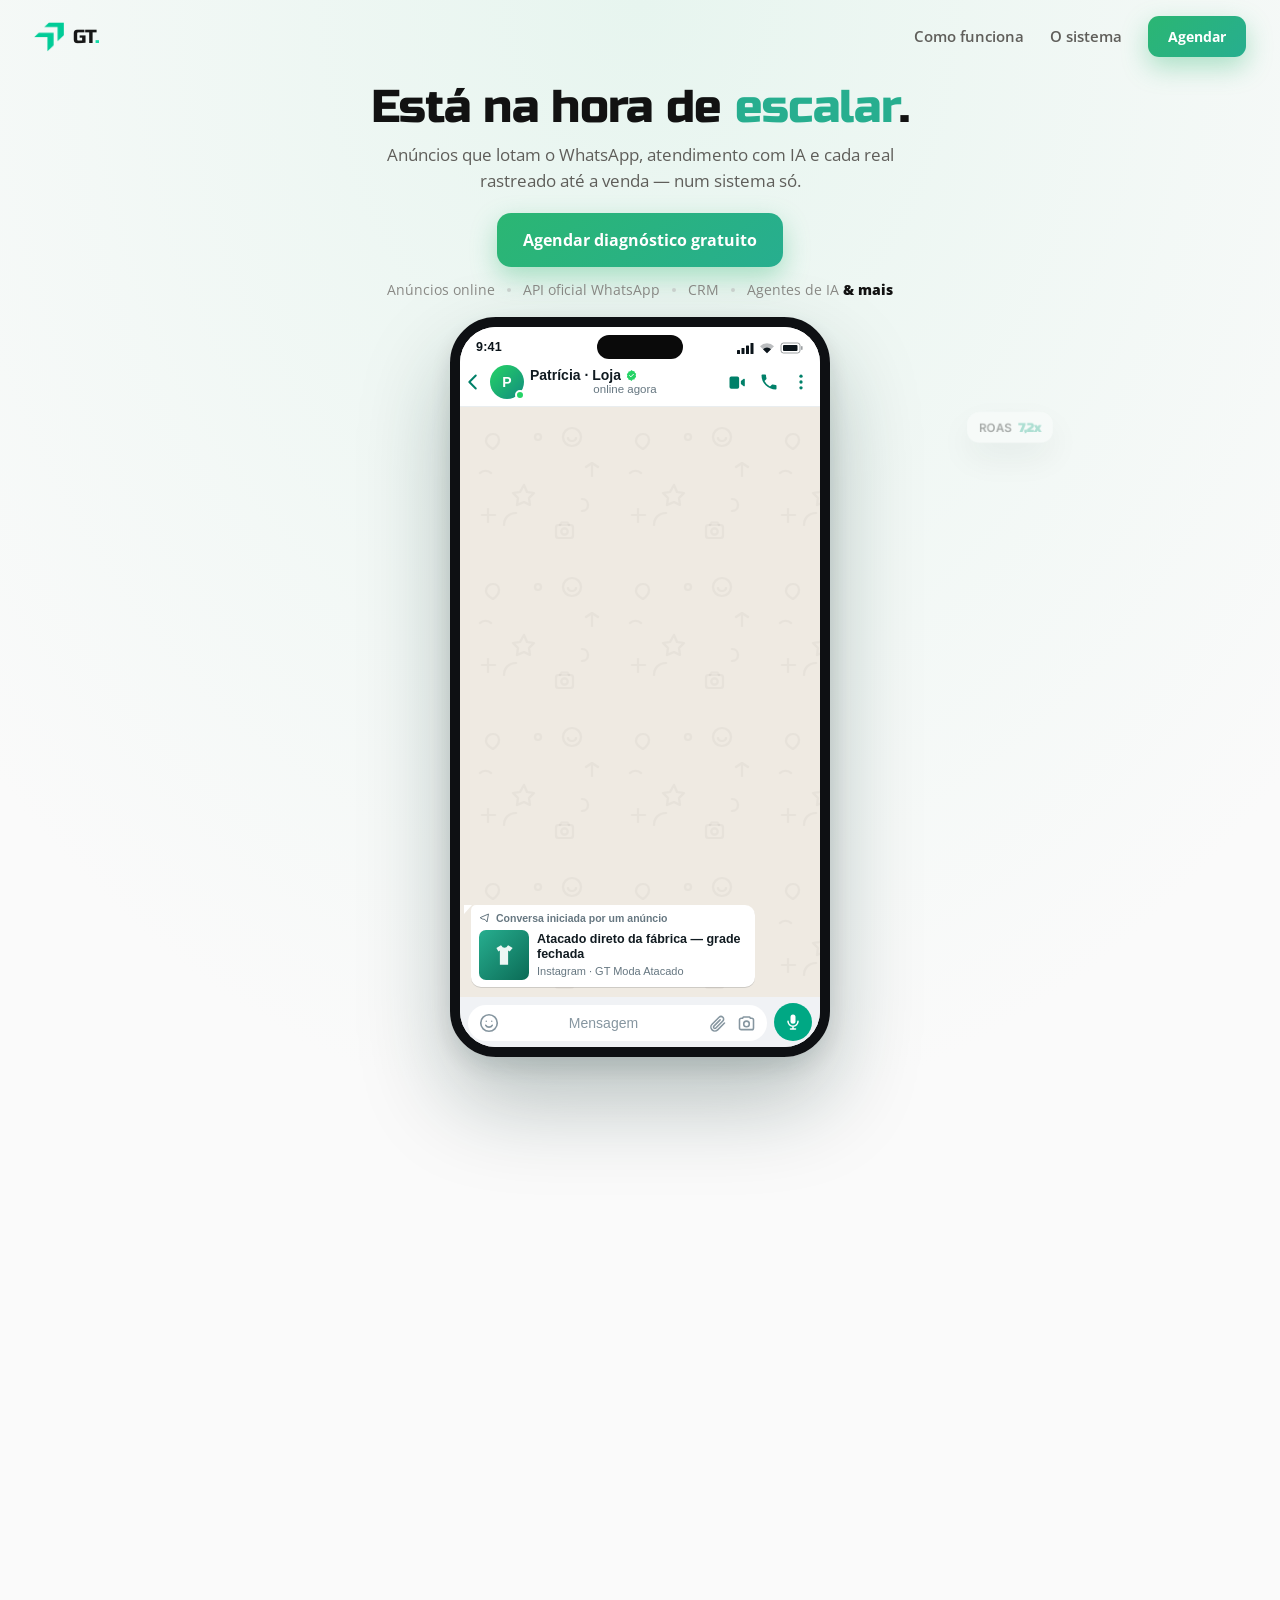
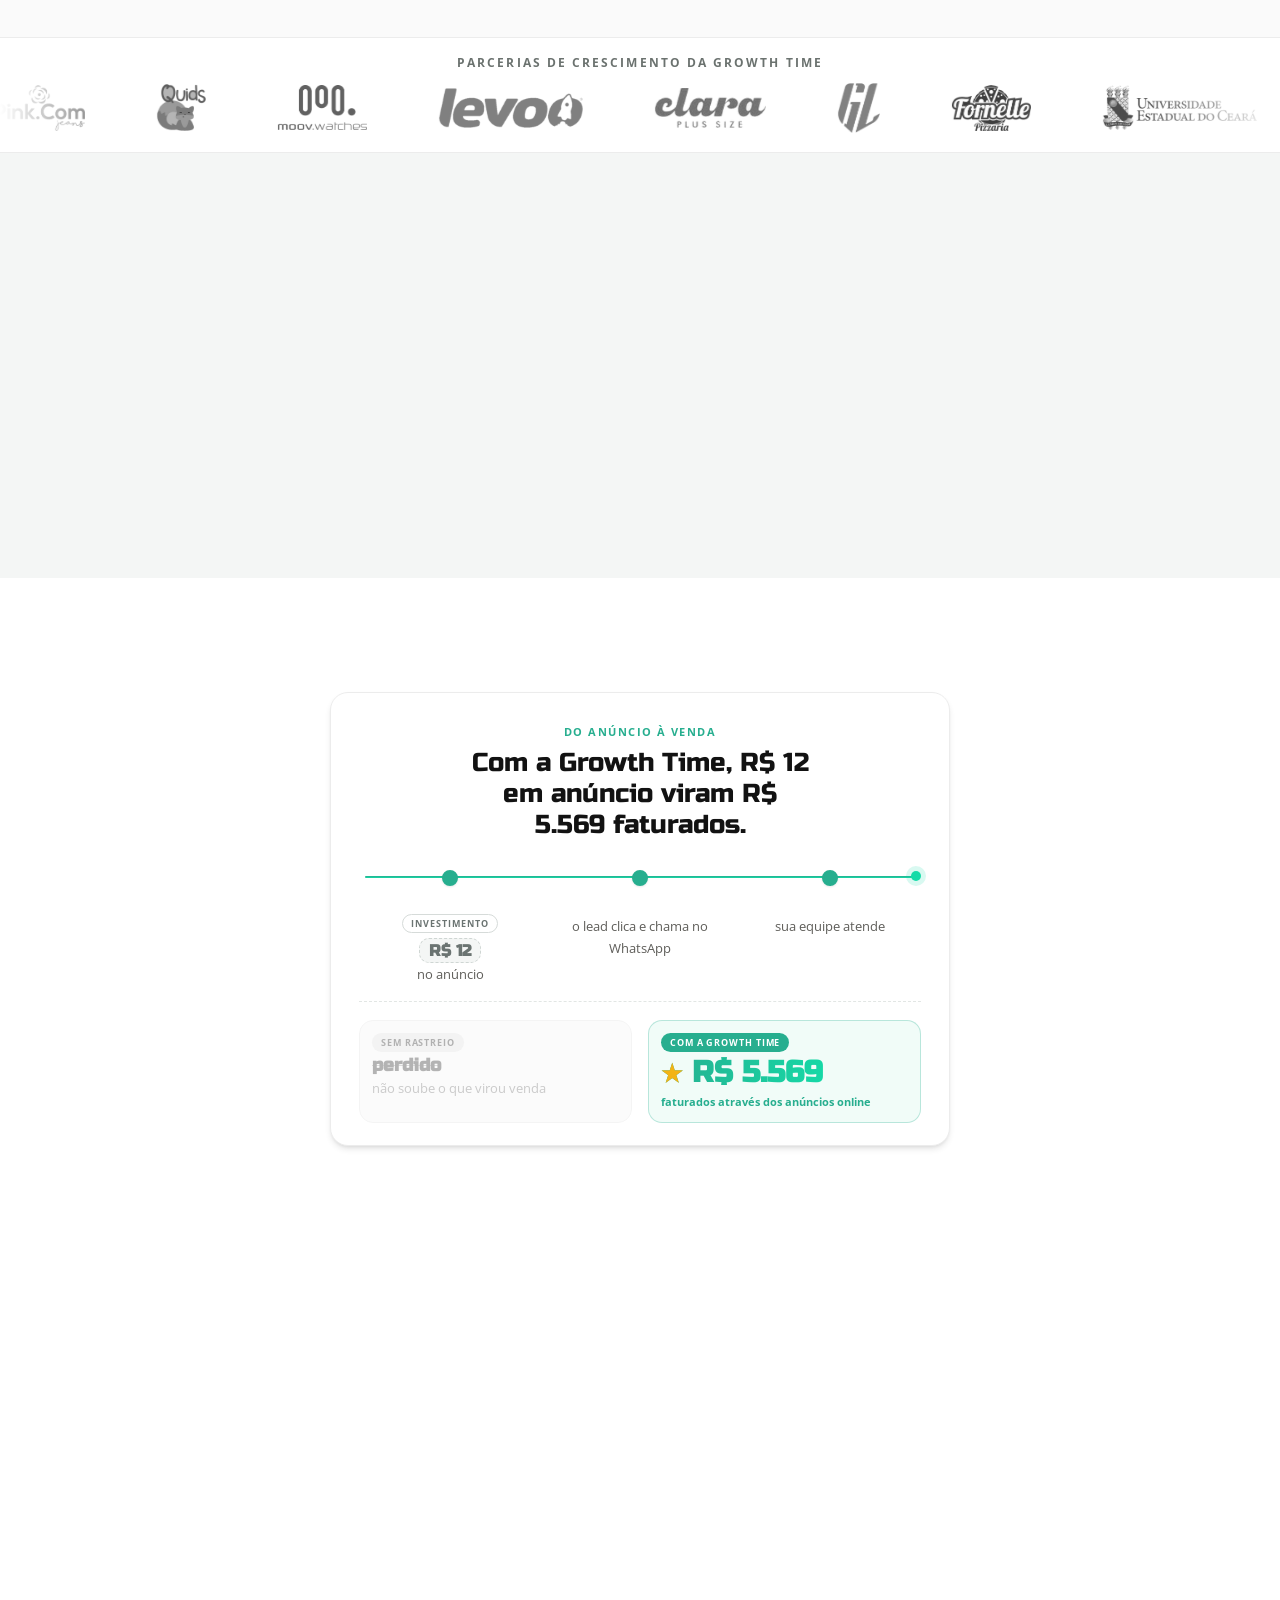
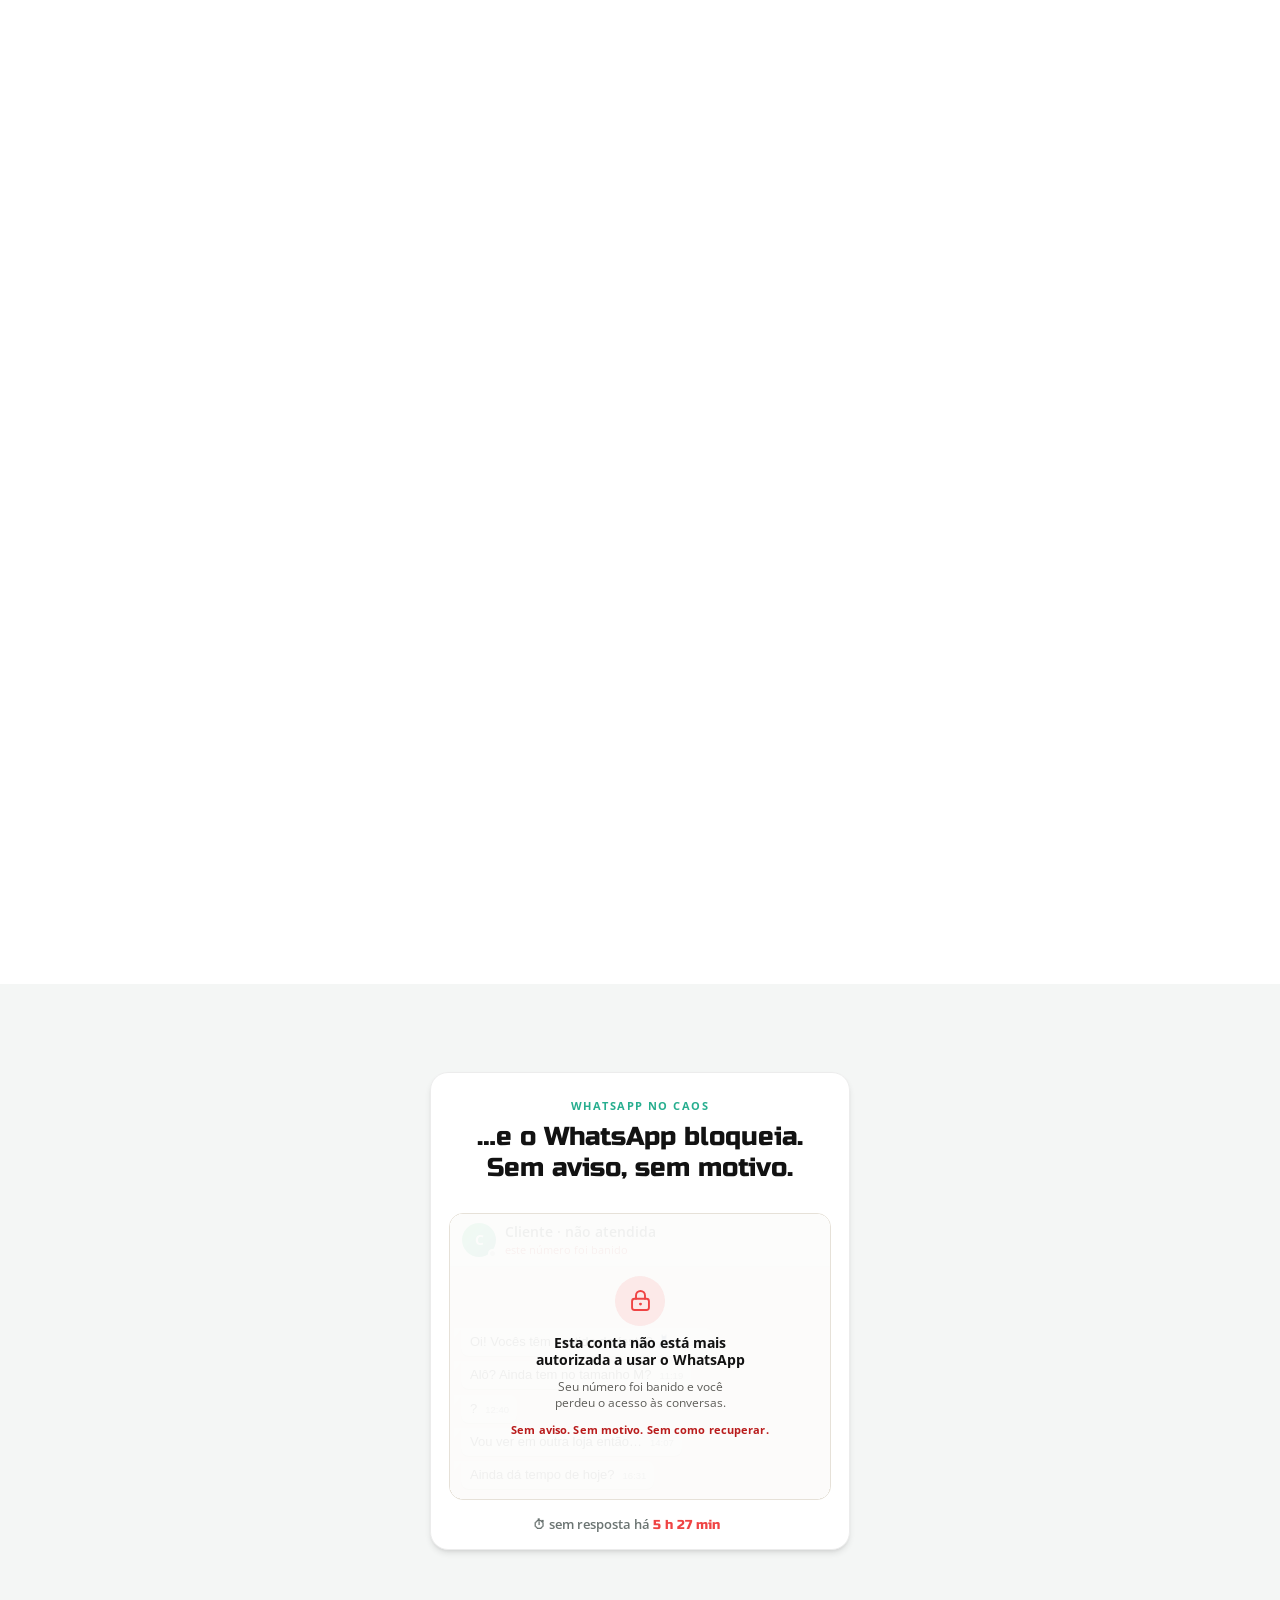
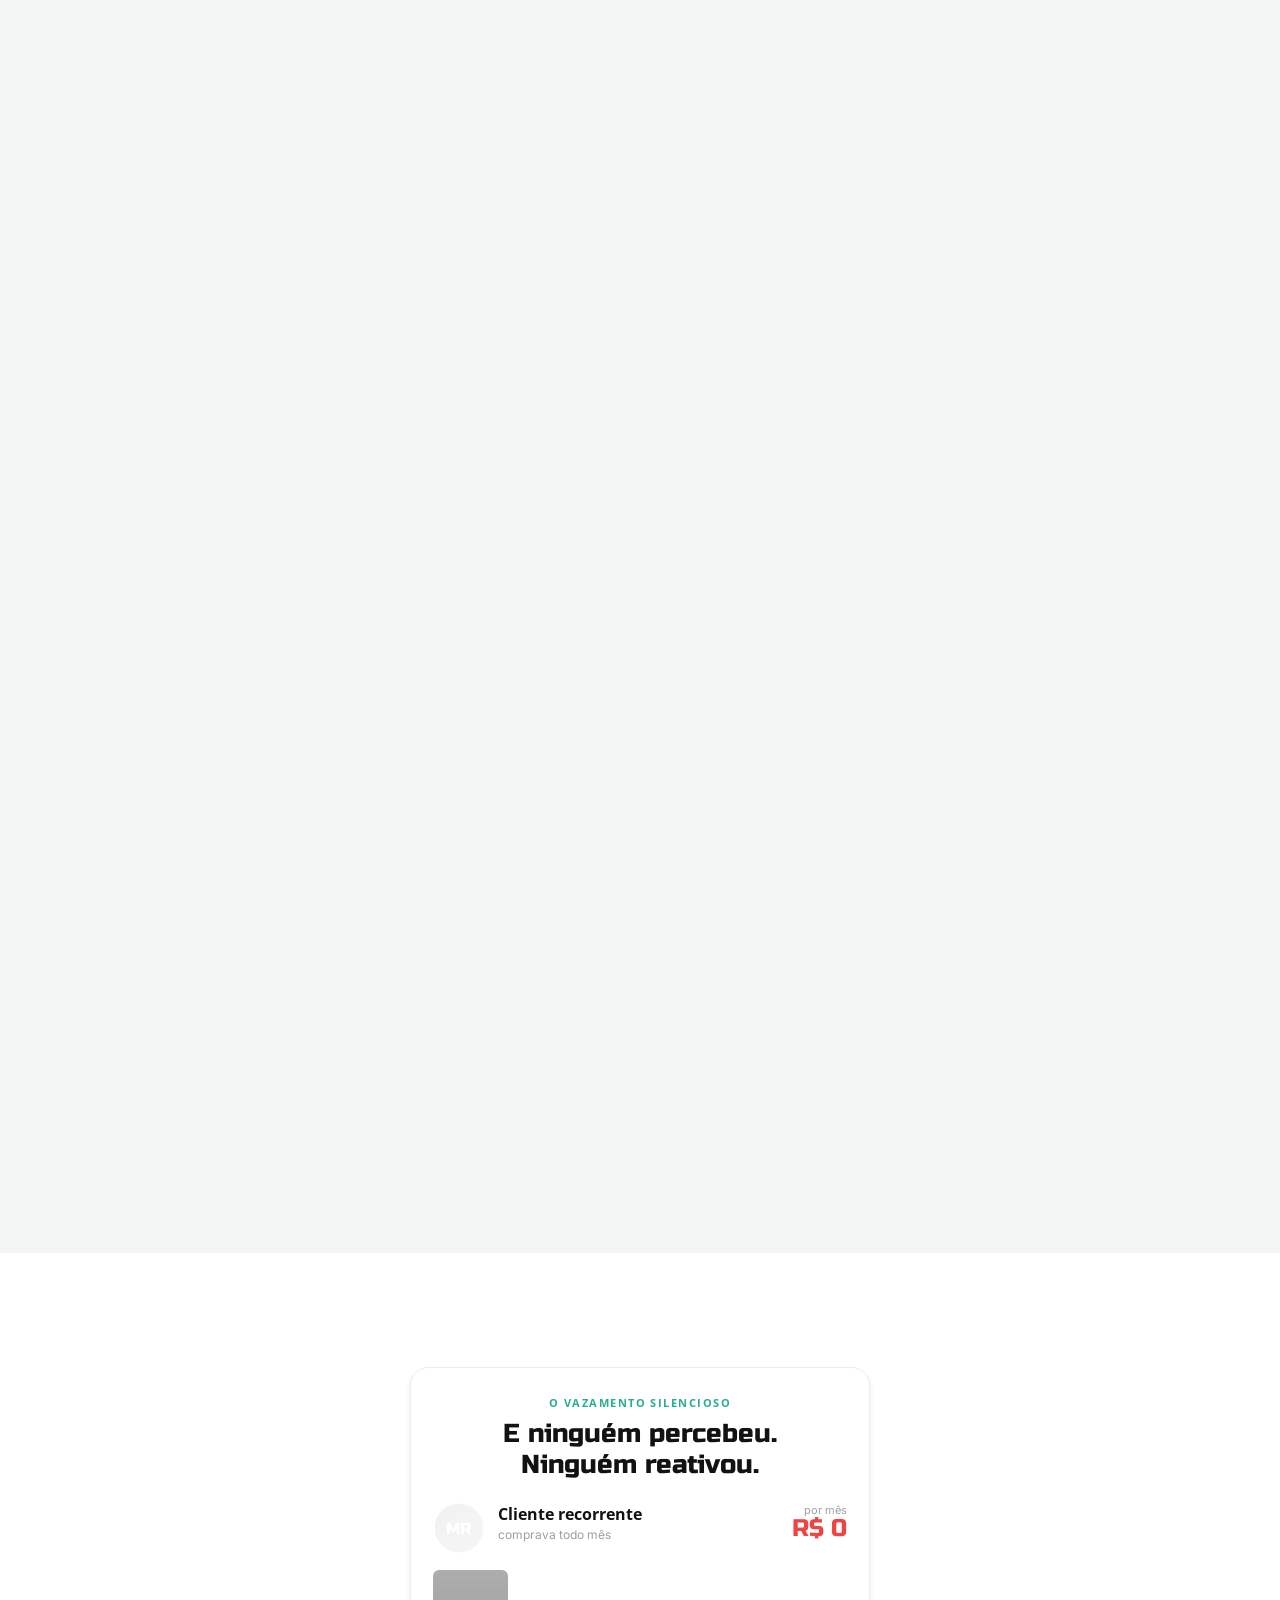
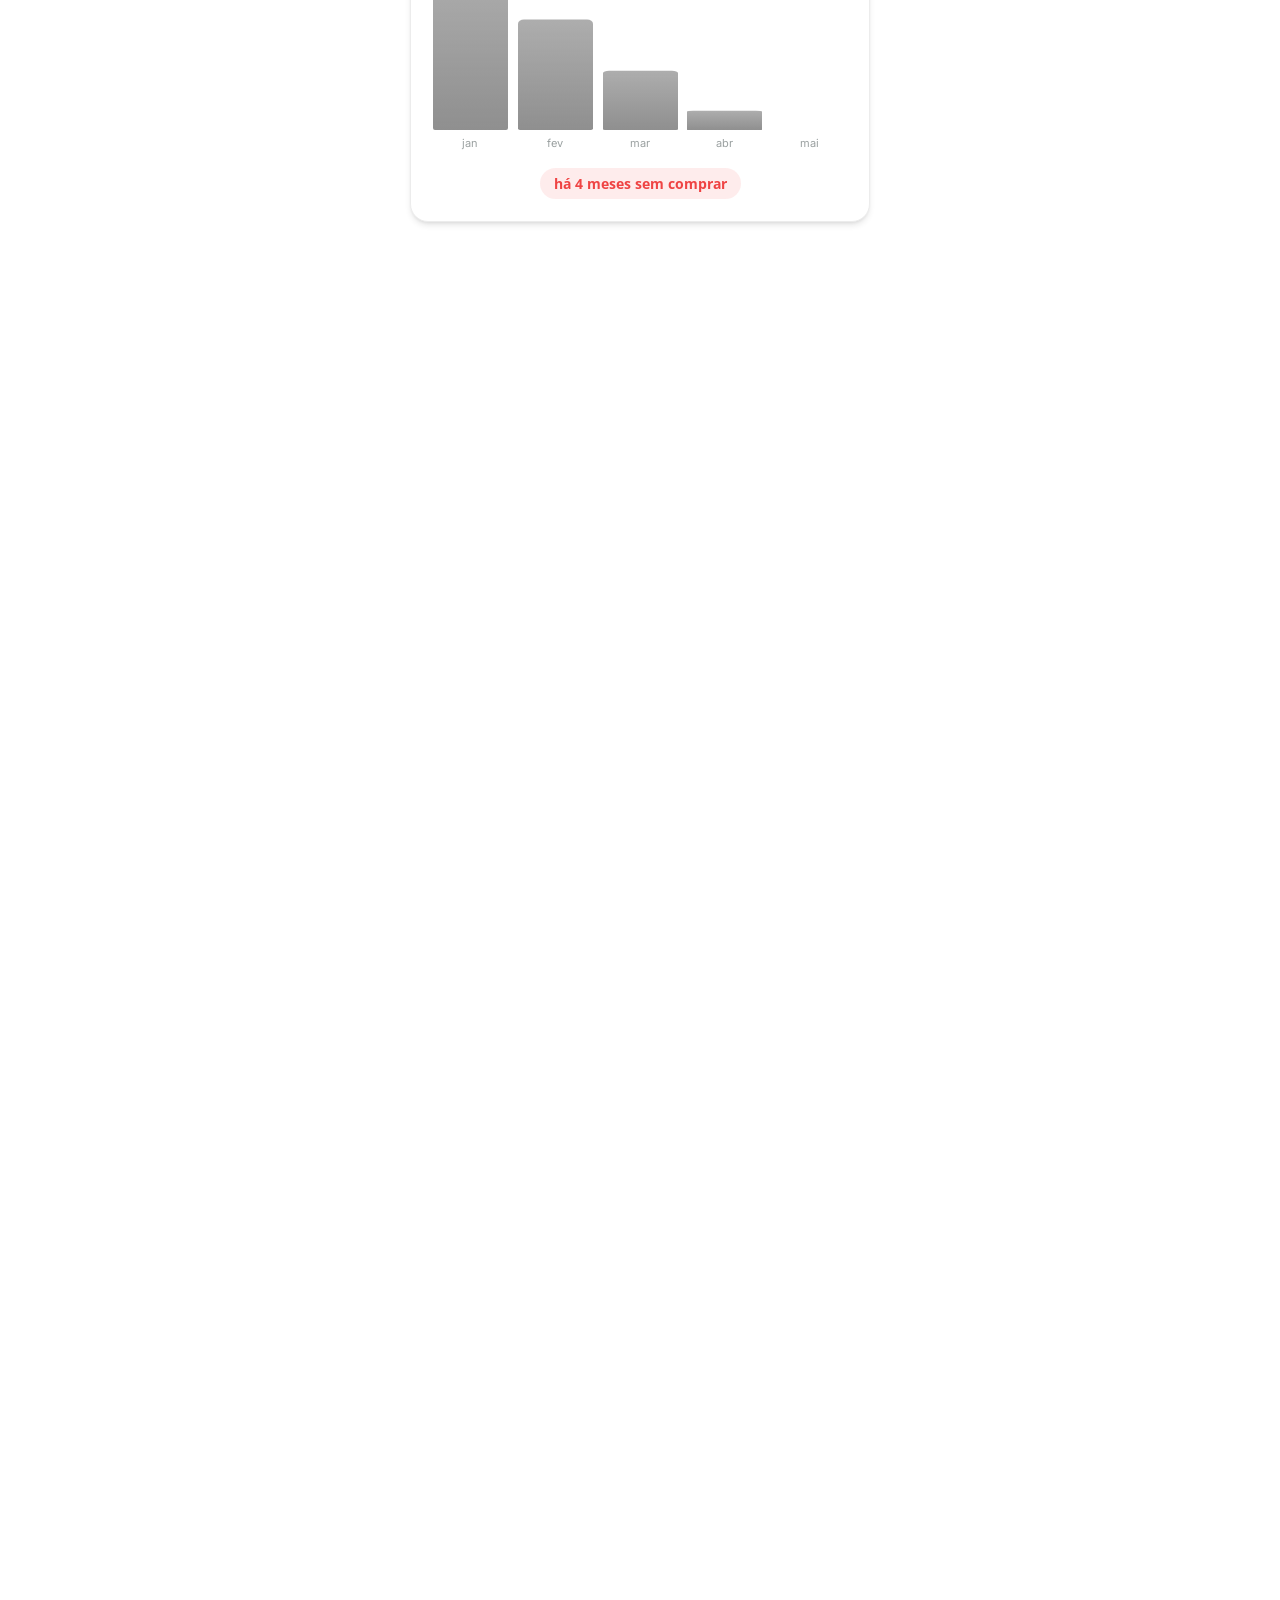
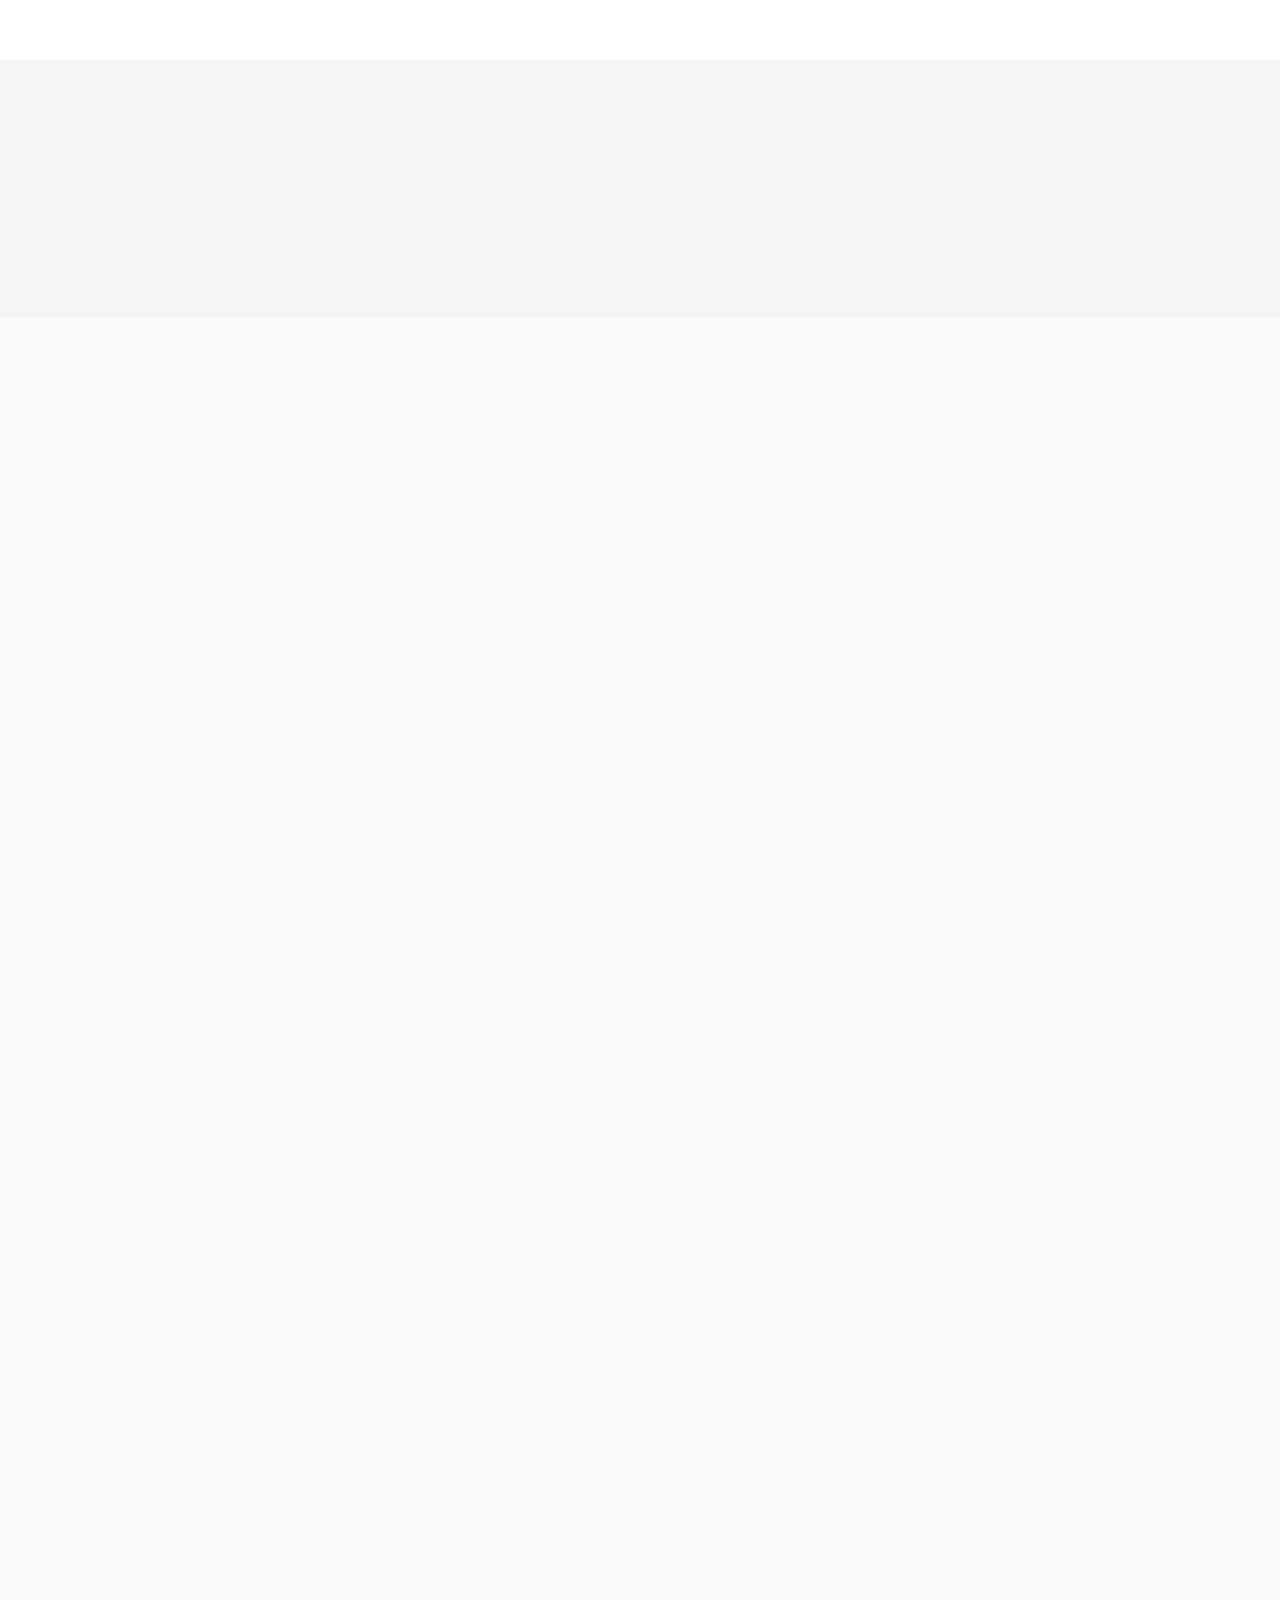
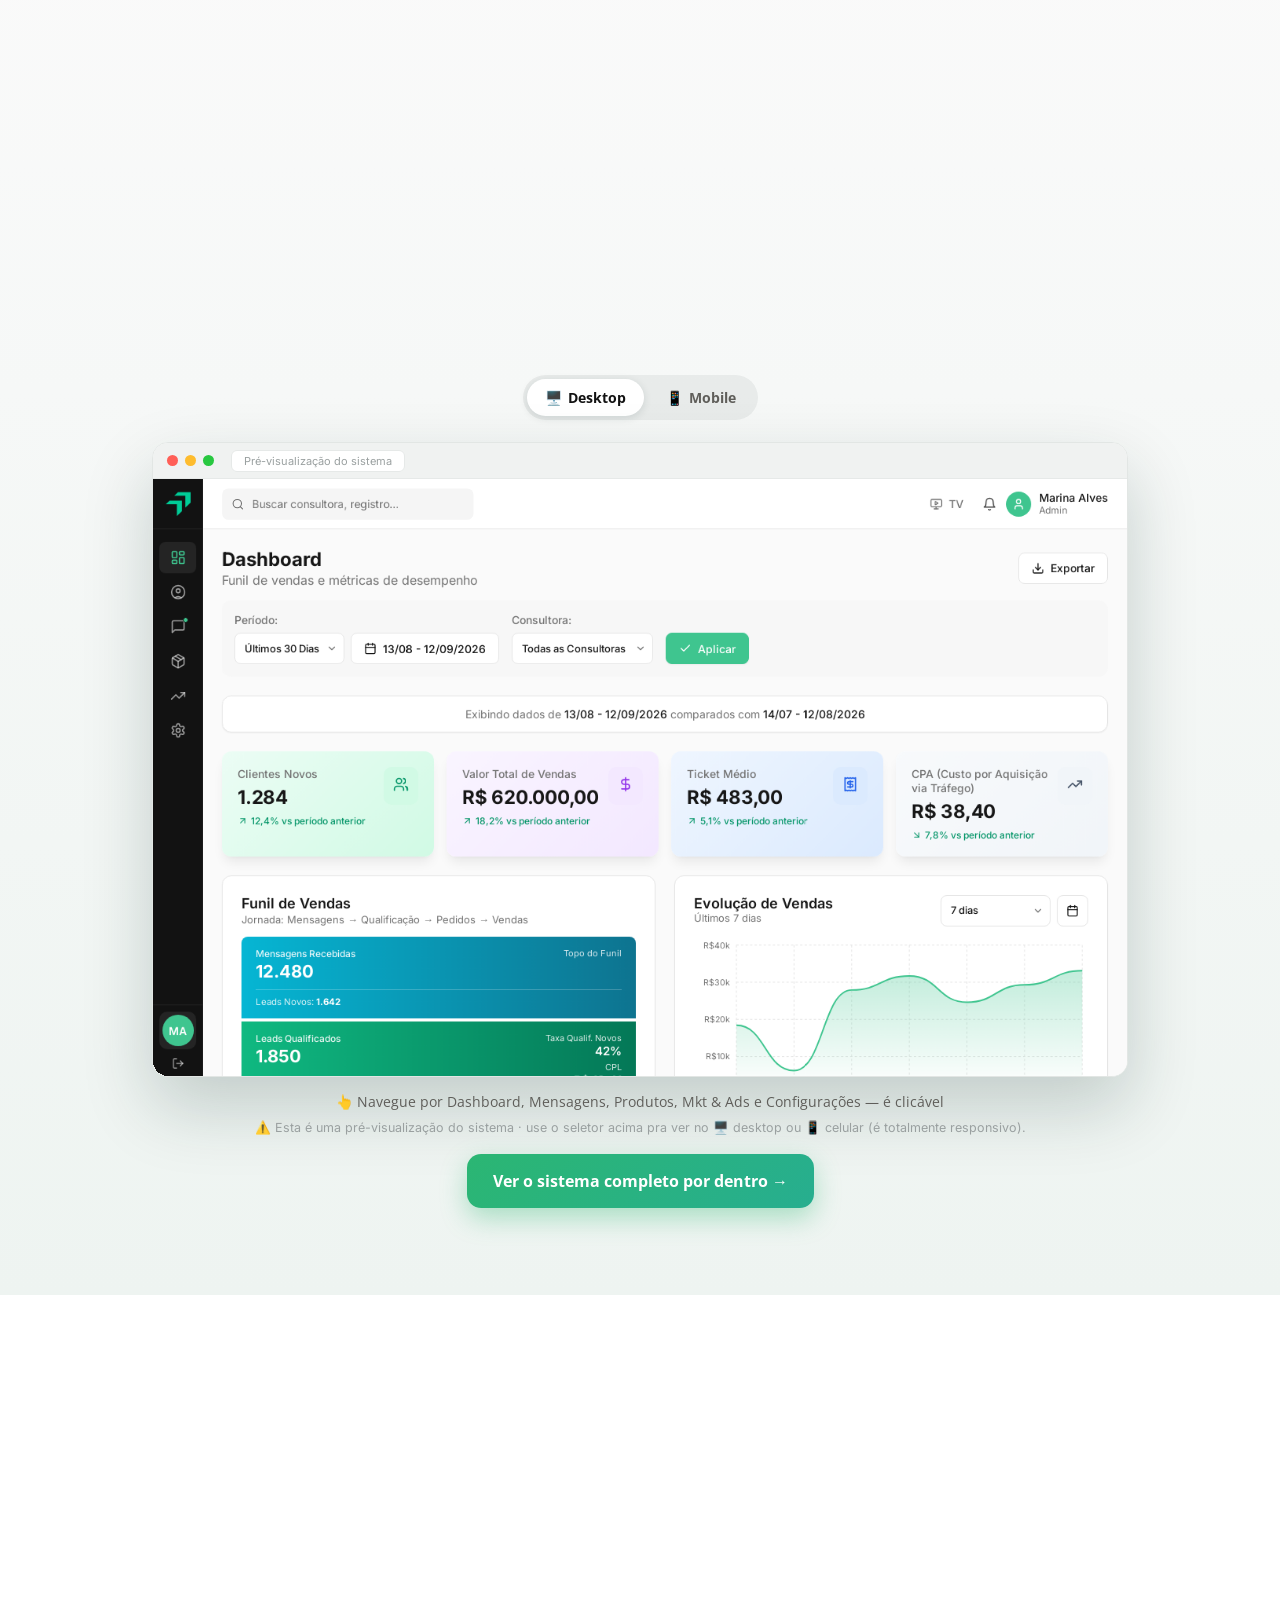
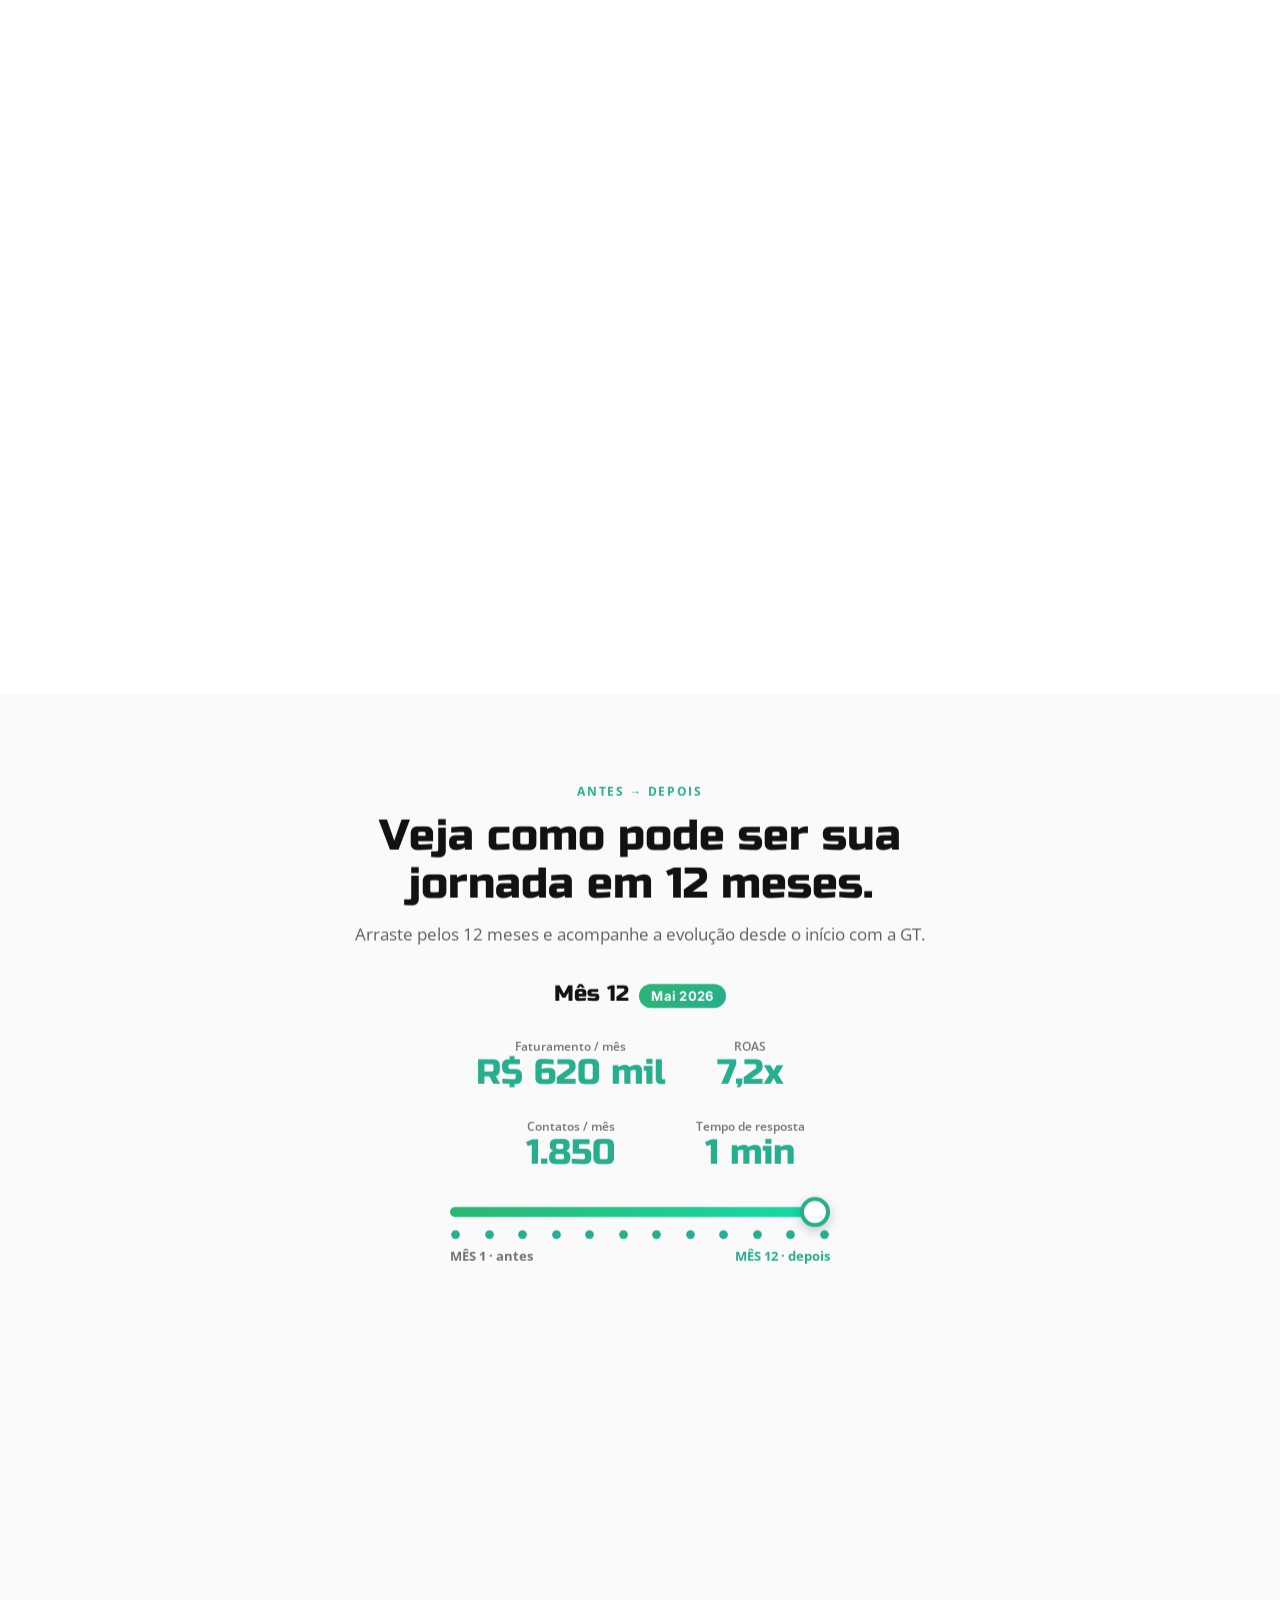
<file: index.html>
<!DOCTYPE html>
<html lang="pt-BR">
<head>
<meta charset="utf-8">
<meta name="viewport" content="width=device-width, initial-scale=1">
<title>Growth Time — Está na hora de escalar</title>
<link rel="icon" href="assets/logo.png">
<link rel="apple-touch-icon" href="assets/logo.png">
<link rel="preload" as="font" type="font/woff2" crossorigin href="fonts/files/Z9XUDmZRWg6M1LvRYsHOz8mJ.woff2">
<link rel="preload" as="font" type="font/woff2" crossorigin href="fonts/files/memvYaGs126MiZpBA-UvWbX2vVnXBbObj2OVTS-muw.woff2">
<link rel="preload" as="font" type="font/woff2" crossorigin href="fonts/files/UcC73FwrK3iLTeHuS_nVMrMxCp50SjIa1ZL7.woff2">
<link rel="stylesheet" href="landing.css?v=20260614a">
<link rel="stylesheet" href="motion.css?v=20260614a">
<script>/* gate PRÉ-PAINT do layout hero v3 (zero CLS no boot): mesma regra do
initHero tier 2 — motion.js reconcilia (remove se não bootar tier 2) */
(function(){try{
  if (matchMedia('(prefers-reduced-motion: reduce)').matches) return;
  if (!(window.CSS && CSS.supports && CSS.supports('overflow','clip'))) return;
  var w = document.documentElement.clientWidth || innerWidth, h = innerHeight;
  if (h >= (w >= 1080 ? 760 : 740)) document.documentElement.classList.add('mo-hero-v3');
}catch(e){}})();</script>
</head>
<body>

<!-- NAV -->
<nav class="nav" id="nav">
  <div class="brand">
    <img src="assets/logo.png" alt="GT">
    <span>GT<span class="dot">.</span></span>
  </div>
  <div class="nav-links">
    <a href="#pilares">Como funciona</a>
    <a href="#sistema">O sistema</a>
    <a href="#cta" class="btn btn-cta nav-cta">Agendar</a>
  </div>
</nav>

<!-- dica de scroll: aparece durante as animações dirigidas por scroll -->
<div class="scroll-cue" id="scrollCue" aria-hidden="true">
  <span class="sc-txt">arraste para baixo</span>
  <span class="sc-chev"><svg width="16" height="16" viewBox="0 0 24 24" fill="none" stroke="currentColor" stroke-width="2.4" stroke-linecap="round" stroke-linejoin="round"><path d="M6 9l6 6 6-6"/></svg></span>
</div>

<!-- HERO -->
<header class="hero">
  <div class="wrap">
    <div class="hero-copy">
    <div class="hero-kicker reveal">Atrair<span class="sep">·</span>Atender<span class="sep">·</span>Medir</div>
    <h1 class="reveal d1">Está na hora de <span class="hl">escalar</span>.</h1>
    <p class="lead reveal d2">Anúncios que lotam o WhatsApp, atendimento com IA e cada real rastreado até a venda — num sistema só.</p>
    <div class="hero-cta reveal d3">
      <a href="#cta" class="btn btn-cta btn-block">Agendar diagnóstico gratuito</a>
    </div>
    <div class="hero-trust reveal d4">
      <span>Anúncios online</span>
      <span class="dot"></span>
      <span>API oficial WhatsApp</span>
      <span class="dot"></span>
      <span>CRM</span>
      <span class="dot"></span>
      <span>Agentes de IA <b>&amp; mais</b></span>
    </div>
    </div><!-- /.hero-copy -->

    <!-- phone = focal point (WhatsApp), aurora atrás, trilho de fases por cima (criado no motion.js) -->
    <div class="hero-stage reveal d2" id="heroStage">
      <!-- aurora decorativa (só com motor; reage ao scroll) — wrapper recebe o parallax, blobs derivam -->
      <div class="hero-aurora" id="heroAurora" aria-hidden="true"><div class="au-inner"><span class="au-blob au-1"></span><span class="au-blob au-2"></span><span class="au-blob au-3"></span></div></div>
      <div class="stage-glow" id="glow"></div>
      <!-- rig: wrapper estrutural — motion.js escreve transform SÓ aqui;
           landing.js segue dono do drift do .phone (transforms compõem) -->
      <div class="phone-rig" id="phoneRig">
        <span class="ph-shadow ph-shadow-near" aria-hidden="true"></span>
        <span class="ph-shadow ph-shadow-far" aria-hidden="true"></span>
        <div class="phone">
          <span class="island" aria-hidden="true"></span>
          <div class="pstatus" aria-hidden="true">
            <span class="pst-time">9:41</span>
            <span class="pst-ic">
              <svg width="17" height="11" viewBox="0 0 17 11" fill="currentColor"><rect x="0" y="7" width="3" height="4" rx=".6"/><rect x="4.5" y="5" width="3" height="6" rx=".6"/><rect x="9" y="2.5" width="3" height="8.5" rx=".6"/><rect x="13.5" y="0" width="3" height="11" rx=".6"/></svg>
              <svg width="16" height="12" viewBox="0 0 16 12" fill="currentColor"><path d="M8 11.2 1 4.2a9.9 9.9 0 0 1 14 0L8 11.2z" fill-opacity=".28"/><path d="M8 11.2 4 7.2a5.6 5.6 0 0 1 8 0l-4 4z"/></svg>
              <svg width="24" height="12" viewBox="0 0 24 12" fill="none"><rect x="1" y="1" width="19" height="10" rx="2.5" stroke="currentColor" stroke-opacity=".4"/><rect x="3" y="3" width="14.5" height="6" rx="1" fill="currentColor"/><rect x="21" y="4" width="1.6" height="4" rx=".8" fill="currentColor" fill-opacity=".4"/></svg>
            </span>
          </div>
          <div class="pbar">
            <span class="pbk" aria-hidden="true"><svg width="22" height="22" viewBox="0 0 24 24" fill="none" stroke="currentColor" stroke-width="2.2" stroke-linecap="round" stroke-linejoin="round"><path d="M15 5l-7 7 7 7"/></svg></span>
            <div class="pav">P<span class="dot"></span></div>
            <div class="pbar-id">
              <div class="pbar-name"><span class="nm">Patrícia · Loja</span> <span class="vf" aria-hidden="true"><svg width="13" height="13" viewBox="0 0 24 24" fill="currentColor"><path d="M12 2l2.4 1.8 3 .2.9 2.9 2.3 1.9-.9 2.9.9 2.9-2.3 1.9-.9 2.9-3 .2L12 22l-2.4-1.8-3-.2-.9-2.9L3.4 15l.9-2.9-.9-2.9 2.3-1.9.9-2.9 3-.2L12 2z"/><path d="M8.5 12.2l2.3 2.3 4.7-4.7" fill="none" stroke="#fff" stroke-width="1.8" stroke-linecap="round" stroke-linejoin="round"/></svg></span></div>
              <div class="pbar-sub">online</div>
            </div>
            <div class="pbar-acts" aria-hidden="true">
              <svg width="21" height="21" viewBox="0 0 24 24" fill="currentColor"><path d="M4 7a2 2 0 0 1 2-2h7a2 2 0 0 1 2 2v10a2 2 0 0 1-2 2H6a2 2 0 0 1-2-2V7zm13 3.2 3.3-2.4c.5-.4 1.2 0 1.2.6v7.2c0 .6-.7 1-1.2.6L17 13.8v-3.6z"/></svg>
              <svg width="20" height="20" viewBox="0 0 24 24" fill="currentColor"><path d="M6.6 10.8a14 14 0 0 0 6.6 6.6l2.2-2.2c.3-.3.7-.4 1-.2 1.1.4 2.3.6 3.6.6.6 0 1 .5 1 1V20c0 .6-.4 1-1 1A17 17 0 0 1 3 4c0-.6.5-1 1-1h3.4c.6 0 1 .5 1 1 0 1.2.2 2.4.6 3.6.1.4 0 .8-.3 1l-2.1 2.2z"/></svg>
              <svg width="20" height="20" viewBox="0 0 24 24" fill="currentColor"><circle cx="12" cy="5" r="2"/><circle cx="12" cy="12" r="2"/><circle cx="12" cy="19" r="2"/></svg>
            </div>
          </div>
          <div class="pbody" id="phoneFeed" role="log" aria-label="Conversa de exemplo no WhatsApp: lead do anúncio vira cliente ouro"></div>
          <div class="pcompose" aria-hidden="true">
            <div class="pcomp-pill">
              <span class="em"><svg width="22" height="22" viewBox="0 0 24 24" fill="none" stroke="currentColor" stroke-width="1.8" stroke-linecap="round" stroke-linejoin="round"><circle cx="12" cy="12" r="9"/><path d="M8.5 14.5a4 4 0 0 0 7 0"/><circle cx="9" cy="10" r=".8" fill="currentColor" stroke="none"/><circle cx="15" cy="10" r=".8" fill="currentColor" stroke="none"/></svg></span>
              <span class="ph">Mensagem</span>
              <span class="at"><svg width="21" height="21" viewBox="0 0 24 24" fill="none" stroke="currentColor" stroke-width="1.8" stroke-linecap="round" stroke-linejoin="round"><path d="M20 11.5 12.2 19.3a4.5 4.5 0 0 1-6.4-6.4l8-8a3 3 0 0 1 4.3 4.3l-8 8a1.5 1.5 0 0 1-2.2-2.2l7.1-7.1"/></svg></span>
              <span class="cm"><svg width="21" height="21" viewBox="0 0 24 24" fill="none" stroke="currentColor" stroke-width="1.8" stroke-linecap="round" stroke-linejoin="round"><path d="M4 8a2 2 0 0 1 2-2h1.5l1-1.5h7l1 1.5H18a2 2 0 0 1 2 2v9a2 2 0 0 1-2 2H6a2 2 0 0 1-2-2V8z"/><circle cx="12" cy="12.5" r="3.2"/></svg></span>
            </div>
            <span class="pcomp-send"><svg width="20" height="20" viewBox="0 0 24 24" fill="currentColor"><path d="M12 14a3 3 0 0 0 3-3V6a3 3 0 0 0-6 0v5a3 3 0 0 0 3 3z"/><path fill="none" stroke="currentColor" stroke-width="1.8" stroke-linecap="round" d="M6 11a6 6 0 0 0 12 0M12 17v3.5M9 20.5h6"/></svg></span>
          </div>
        </div>
      </div>
      <!-- external annotations: aposentadas no v3 (a história virou o trilho + card de anúncio);
           mantidas só p/ o fallback sticky (tier 1) — a-roas é o carimbo final em todos -->
      <div class="annot a-ad" data-step="0">📣 Veio do anúncio</div>
      <div class="annot a-ai" data-step="1"><span class="k">✨ IA</span> qualificou o lead</div>
      <div class="annot a-hot" data-step="2">🔥 Lead quente</div>
      <div class="annot a-meta" data-step="3">📈 +1 na meta do mês</div>
      <div class="annot a-roas">ROAS <span class="k">7,2x</span></div>
    </div>
  </div>
</header>

<!-- MARQUEE -->
<div class="marquee">
  <p class="marquee-label">Parcerias de crescimento da Growth Time</p>
  <div class="marquee-viewport">
    <div class="marquee-track" id="marquee">
      <!-- logos de clientes injetadas + duplicadas no landing.js -->
    </div>
  </div>
</div>

<!-- DOR — intro -->
<section class="block pain" id="dor" data-mo>
  <div class="wrap">
    <div class="sec-head">
      <div class="eyebrow reveal">A real do fim do mês</div>
      <h2 class="reveal d1">Você investe, anuncia, atende… e no fim do mês o resultado só diminui.</h2>
      <p class="reveal d2">Role e veja, passo a passo, onde o dinheiro escapa da sua operação.</p>
    </div>
  </div>
</section>

<!-- DOR cena 1 — um trilho, dois finais (com vs sem rastreio) -->
<section class="block scn scn-rastreio" id="dor-rastreio" data-mo>
  <div class="wrap">
    <div class="scn-stage trk-wrap" aria-label="Um real investido no anúncio, dois finais possíveis">
      <!-- narração fixada (pina junto com o card) -->
      <div class="scn-narr" aria-live="polite">
        <span class="scn-narr-eye">Do anúncio à venda</span>
        <p class="scn-narr-txt">Com a Growth Time, R$ 12 em anúncio viram R$ 5.569 faturados.</p>
      </div>
      <!-- TRONCO ÚNICO: investe → anuncia → atende -->
      <div class="trk-rail" aria-hidden="true">
        <span class="trk-trail"></span>
        <span class="trk-dot trk-dot-com"></span>
        <div class="trk-node trk-invest" data-i="0">
          <span class="trk-chip">investimento</span>
          <b class="trk-val trk-in-val" data-rs="12">R$ 12</b>
          <span class="trk-lbl">no anúncio</span>
        </div>
        <div class="trk-node" data-i="1"><span class="trk-lbl">o lead clica e chama no WhatsApp</span></div>
        <div class="trk-node" data-i="2"><span class="trk-lbl">sua equipe atende</span></div>
      </div>
      <!-- BIFURCAÇÃO: dois finais lado a lado -->
      <div class="trk-split">
        <div class="trk-end trk-end-sem" data-i="3">
          <span class="trk-tag trk-tag-sem">Sem rastreio</span>
          <b class="trk-end-val trk-lost">perdido</b>
          <span class="trk-lbl">não soube o que virou venda</span>
        </div>
        <div class="trk-end trk-end-com" data-i="4">
          <span class="trk-tag trk-tag-com">Com a Growth Time</span>
          <b class="trk-end-val trk-return"><span class="trk-star" aria-hidden="true">★</span> <span class="trk-ret-num" data-rs="5569">R$ 5.569</span></b>
          <span class="trk-lbl trk-ret-cue">faturados através dos anúncios online</span>
        </div>
      </div>
    </div>
  </div>
</section>

<!-- DOR cena 2 — WhatsApp no caos: cliente esperando + bloqueio -->
<section class="block scn scn-caos" id="dor-whatsapp" data-mo>
  <div class="wrap">
    <div class="scn-stage caos-stage" id="caosStage">
      <div class="scn-narr" aria-live="polite">
        <span class="scn-narr-eye">WhatsApp no caos</span>
        <p class="scn-narr-txt">…e o WhatsApp bloqueia. Sem aviso, sem motivo.</p>
      </div>
      <div class="caos-chat">
        <div class="caos-chead">
          <div class="caos-cav" aria-hidden="true">C<span class="caos-cdot"></span></div>
          <div class="caos-cid">
            <div class="caos-cname">Cliente · não atendida</div>
            <div class="caos-csub" id="caosSub">visto às 10:48</div>
          </div>
        </div>
        <div class="caos-cbody" id="caosFeed" role="log" aria-label="Cliente esperando resposta no WhatsApp"></div>
        <!-- overlay de bloqueio (estado final da dor) -->
        <div class="caos-block" id="caosBlock" aria-hidden="true">
          <div class="caos-block-ic"><svg viewBox="0 0 24 24" fill="none" stroke="currentColor" stroke-width="1.7" stroke-linecap="round" stroke-linejoin="round"><rect x="4.5" y="10.5" width="15" height="10" rx="2.2"/><path d="M8 10.5V7.5a4 4 0 0 1 8 0v3"/><circle cx="12" cy="15.2" r="1.3" fill="currentColor" stroke="none"/></svg></div>
          <div class="caos-block-tt">Esta conta não está mais<br>autorizada a usar o WhatsApp</div>
          <div class="caos-block-ds">Seu número foi banido e você perdeu o acesso às conversas.</div>
          <div class="caos-block-why">Sem aviso. Sem motivo. Sem como recuperar.</div>
        </div>
      </div>
      <div class="caos-meter" aria-hidden="true">⏱ sem resposta há <b id="caosMin">0 min</b></div>
    </div>
  </div>
</section>

<!-- DOR cena 3 — cliente que para de comprar -->
<section class="block scn scn-cliente" id="dor-cliente" data-mo>
  <div class="wrap">
    <div class="scn-stage cs-stage">
      <div class="cs-card">
        <div class="scn-narr" aria-live="polite">
          <span class="scn-narr-eye">O vazamento silencioso</span>
          <p class="scn-narr-txt">E ninguém percebeu. Ninguém reativou.</p>
        </div>
        <div class="cs-head">
          <div class="cs-avatar" aria-hidden="true"><span class="cs-ini">MR</span></div>
          <div class="cs-id">
            <div class="cs-name">Cliente recorrente</div>
            <div class="cs-tag">comprava todo mês</div>
          </div>
          <div class="cs-money">
            <div class="cs-money-lab">por mês</div>
            <div class="cs-money-val" id="cs-val">R$ 0</div>
          </div>
        </div>
        <div class="cs-bars" aria-hidden="true">
          <i style="--h:100"><b></b><span>jan</span></i>
          <i style="--h:69"><b></b><span>fev</span></i>
          <i style="--h:37"><b></b><span>mar</span></i>
          <i style="--h:12"><b></b><span>abr</span></i>
          <i style="--h:0"><b></b><span>mai</span></i>
        </div>
        <div class="cs-foot"><span class="cs-last" id="cs-last">há 4 meses sem comprar</span></div>
      </div>
    </div>
  </div>
</section>

<!-- DOR — fechamento -->
<section class="block pain pain-foot">
  <div class="wrap">
    <div class="pain-close">
      <span class="pc-line pc-sub reveal d1">Crescer no boca a boca tem teto.</span>
      <span class="pc-line pc-main reveal d2"><span class="hl">Performance tem método.</span></span>
    </div>
  </div>
</section>

<!-- PILLARS -->
<section class="block" id="pilares">
  <div class="wrap">
    <div class="sec-head">
      <div class="eyebrow reveal">Atrair · Atender · Medir</div>
      <h2 class="reveal d1">Você precisa de uma máquina de vendas que funciona 24h/7.</h2>
    </div>

    <div class="pillar">
      <div class="ptext reveal">
        <div class="num">01 — ATRAIR</div>
        <h3>Anúncios que realmente vendem.</h3>
        <p>Tráfego pago focado em quem realmente compra, na região que importa. Anúncio, link da bio e até o comentário no post — <b>tudo vira conversa</b> na caixa da sua equipe.</p>
      </div>
      <div class="pvis reveal d1">
        <div style="font-family:'Inter';font-size:13px;color:#737373;margin-bottom:10px">Mensagens · hoje</div>
        <div style="display:flex;gap:16px;margin-bottom:12px">
          <div style="flex:1">
            <div style="font-family:'Inter';font-size:11px;color:#737373;margin-bottom:3px">Totais</div>
            <div style="font-family:'Inter';font-size:28px;font-weight:800;color:#121212;line-height:1">410</div>
          </div>
          <div style="flex:1;border-left:1px solid #ececec;padding-left:16px">
            <div style="font-family:'Inter';font-size:11px;color:#737373;margin-bottom:3px">Vindas pelo tráfego</div>
            <div style="font-family:'Inter';font-size:28px;font-weight:800;color:#27ae8f;line-height:1">305</div>
          </div>
        </div>
        <div class="mini-bars" style="height:64px"><i style="height:45%"></i><i style="height:60%"></i><i style="height:52%"></i><i style="height:78%"></i><i style="height:66%"></i><i style="height:90%"></i><i style="height:100%"></i></div>
      </div>
    </div>

    <div class="pillar rev">
      <div class="ptext reveal">
        <div class="num">02 — ATENDER</div>
        <h3>Atendimento profissional via API Oficial.</h3>
        <p>API oficial do WhatsApp — <b>sem perder o acesso pelo celular</b> —, <b>vários números, Instagram e Messenger numa caixa só</b>, agentes de IA e disparos em massa sem risco de bloqueio.</p>
      </div>
      <div class="pvis reveal d1">
        <div style="display:flex;flex-direction:column;gap:8px">
          <div class="msg them" style="max-width:90%;font-size:13px">Tem na grade P ao GG?</div>
          <div class="msg me" style="max-width:90%;font-size:13px;align-self:flex-end;background:#d6f7c8">Temos sim! 😄 Respondido pela IA em 4s ⚡</div>
          <div style="display:flex;align-items:center;gap:7px;font-family:'Inter';font-size:12px;color:#27ae8f;font-weight:600;margin-top:4px">✨ Resumo da conversa por IA</div>
        </div>
      </div>
    </div>

    <div class="pillar">
      <div class="ptext reveal">
        <div class="num">03 — MEDIR</div>
        <h3>Cada real rastreado até a venda.</h3>
        <p>Você vê o que o anúncio trouxe, o que o post vendeu, o que a bio converteu e qual o seu retorno real (ROAS) — por número, por criativo, por vendedora. Sem achismo, sem vaidade.</p>
      </div>
      <div class="pvis reveal d1">
        <div style="font-family:'Inter';font-size:13px;color:#737373;margin-bottom:12px">A jornada de cada real</div>
        <div style="display:flex;flex-direction:column;gap:7px">
          <div style="display:flex;align-items:center;gap:10px;background:#f4f6f5;border-radius:12px;padding:13px 14px;border:1px solid #ececec"><span style="font-size:18px">💬</span><div style="font-family:'Inter';font-size:14px;font-weight:600;color:#121212">Lead veio pelo anúncio</div></div>
          <div style="text-align:center;color:#38cc9c;font-size:18px;line-height:1">↓</div>
          <div style="display:flex;align-items:center;gap:10px;background:#f4f6f5;border-radius:12px;padding:13px 14px;border:1px solid #ececec"><span style="font-size:18px">🛒</span><div style="font-family:'Inter';font-size:14px;font-weight:600;color:#121212">Se tornou cliente</div></div>
          <div style="text-align:center;color:#38cc9c;font-size:18px;line-height:1">↓</div>
          <div style="display:flex;align-items:center;gap:10px;background:linear-gradient(135deg,rgba(43,182,115,.12),rgba(39,174,143,.12));border-radius:12px;padding:13px 14px;border:1px solid rgba(39,174,143,.35)"><span style="font-size:18px">🏆</span><div style="font-family:'Inter';font-size:14px;font-weight:700;color:#27ae8f">Se tornou cliente ouro</div></div>
        </div>
      </div>
    </div>
  </div>
</section>

<!-- SYSTEM SHOWCASE (embedded, interactive) -->
<section class="block sys-sec" id="sistema">
  <div class="wrap">
    <div class="sec-head">
      <div class="eyebrow reveal">O sistema por dentro</div>
      <h2 class="reveal d1">Conte com nosso sistema personalizado para acelerar suas vendas. Veja por dentro.</h2>
      <p class="reveal d2">Dashboard, mensagens de todos os números, produtos, vitrine, link da bio e métricas de tráfego — tudo num lugar só. Explore como ele é no computador e no celular.</p>
    </div>

    <div class="sys-toggle reveal d1" id="sysToggle">
      <button class="sys-tg-btn active" data-device="desktop"><span class="ic">🖥️</span> Desktop</button>
      <button class="sys-tg-btn" data-device="mobile"><span class="ic">📱</span> Mobile</button>
    </div>

    <div class="sys-frame-outer reveal d1">
      <!-- DESKTOP frame -->
      <div class="sys-window" id="sysDesktop">
        <div class="sys-bar">
          <span class="d" style="background:#ff5f57"></span><span class="d" style="background:#febc2e"></span><span class="d" style="background:#28c840"></span>
          <span class="u">Pré-visualização do sistema</span>
        </div>
        <div class="sys-viewport" id="sysViewport">
          <iframe id="sysFrame" src="system/index.html" title="Sistema GT — desktop" scrolling="no" loading="lazy"></iframe>
        </div>
      </div>
      <!-- MOBILE frame -->
      <div class="sys-phone" id="sysMobile" hidden>
        <div class="sys-phone-notch"></div>
        <div class="sys-phone-viewport" id="sysPhoneViewport">
          <iframe id="sysPhoneFrame" data-src="system/index.html?view=mobile" title="Sistema GT — mobile" scrolling="no"></iframe>
        </div>
      </div>

      <div class="sys-hint reveal d2" id="sysHint">👆 Navegue por Dashboard, Mensagens, Produtos, Mkt &amp; Ads e Configurações — é clicável</div>
      <div class="reveal d2" style="text-align:center;font-family:'Inter';font-size:12.5px;color:#9aa0a0;margin-top:8px;line-height:1.5">⚠️ Esta é uma pré-visualização do sistema · use o seletor acima pra ver no 🖥️ desktop ou 📱 celular (é totalmente responsivo).</div>
      <div style="text-align:center">
        <a href="system/index.html" target="_blank" class="btn btn-cta sys-full-btn reveal d2">Ver o sistema completo por dentro →</a>
      </div>
    </div>
  </div>
</section>

<!-- SYSTEM EXPLAINER (accordion / toggles) -->
<section class="block explain-sec" id="explica">
  <div class="wrap">
    <div class="sec-head">
      <div class="eyebrow reveal">O que cada parte faz</div>
      <h2 class="reveal d1">Por dentro de cada tela.</h2>
      <p class="reveal d2">Toque em cada item para entender como o sistema trabalha por você.</p>
    </div>
    <div class="accordion reveal d1" id="accordion">

      <div class="acc-item">
        <button class="acc-head" aria-expanded="false">
          <span class="acc-ic">📊</span>
          <span class="acc-title">Dashboard</span>
          <span class="acc-chev">+</span>
        </button>
        <div class="acc-body">
          <div class="acc-inner">
            <ul class="acc-list">
              <li><b>Principais métricas, sem achismo.</b> Veja exatamente quanto você investiu em anúncio e quanto voltou para o seu bolso — fica claro se os seus anúncios estão funcionando ou não.</li>
              <li><b>Recorrência dos clientes.</b> Entenda se os seus clientes estão voltando a comprar com você ou se estão se afastando.</li>
              <li><b>Base ativa, mês a mês.</b> Quantos clientes continuaram ativos, quantos chegaram e quantos voltaram — ao lado da evolução de vendas, para você ver se a base cresce ou só gira.</li>
              <li><b>Dados detalhados.</b> Valor da carteira, ticket médio, retenção e o quadro por safra — tudo aberto para você analisar a fundo.</li>
            </ul>
          </div>
        </div>
      </div>

      <div class="acc-item">
        <button class="acc-head" aria-expanded="false">
          <span class="acc-ic">📺</span>
          <span class="acc-title">Modo TV</span>
          <span class="acc-chev">+</span>
        </button>
        <div class="acc-body">
          <div class="acc-inner">
            <ul class="acc-list">
              <li><b>Sua operação ao vivo, na tela do escritório.</b> Uma área de atualização em tempo real: cada pedido e cada venda que acontece na sua operação aparece na hora, mantendo todo mundo ligado no que está rolando agora.</li>
              <li><b>Time estimulado a vender mais.</b> Coloque numa TV e a vendedora acompanha, o dia todo, o quanto falta pra bater a meta <b style="color:#bd6b2f">Bronze</b>, <b style="color:#a3adba">Prata</b> e <b style="color:#f3b315">Ouro</b> — com ranking e comemoração a cada meta batida.</li>
            </ul>
            <div class="acc-tv">
              <div class="acc-tv-head"><span class="acc-tv-dot"></span> Modo TV ao vivo · cada venda pipoca na hora</div>
              <div class="acc-tv-vp" id="accTvVp">
                <iframe class="acc-tv-frame" id="accTvFrame" data-src="system/index.html?view=tv" title="Modo TV — painel de metas ao vivo" scrolling="no" loading="lazy"></iframe>
              </div>
            </div>
          </div>
        </div>
      </div>

      <div class="acc-item">
        <button class="acc-head" aria-expanded="false">
          <span class="acc-ic">🎯</span>
          <span class="acc-title">Minha Área</span>
          <span class="acc-chev">+</span>
        </button>
        <div class="acc-body">
          <div class="acc-inner">
            <ul class="acc-list">
              <li><b>Controle para o time todo.</b> Seu time de vendas e o de gestão têm controle de tudo num só lugar — incluindo designar tarefas para cada vendedora.</li>
              <li><b>Leads por temperatura.</b> Veja quais leads estão <span class="hot">quentes</span>, <span class="cold">frios</span> ou <span class="frozen">congelados</span>.</li>
              <li><b>Clientes por tier.</b> Separados em <b style="color:#ca8a04">Ouro</b>, <b style="color:#64748b">Prata</b> e <b style="color:#b45309">Bronze</b> — saiba a quem dar atenção e quem parou de comprar sem você perceber.</li>
              <li><b>Resultado de cada vendedora.</b> Conversão média, tempo de resposta a um lead e quanto falta para ela bater a meta — o atendimento do dia é contado pelo <b>número</b> que ela atende, não pelo cadastro.</li>
            </ul>
          </div>
        </div>
      </div>

      <div class="acc-item">
        <button class="acc-head" aria-expanded="false">
          <span class="acc-ic">💬</span>
          <span class="acc-title">Mensagens</span>
          <span class="acc-chev">+</span>
        </button>
        <div class="acc-body">
          <div class="acc-inner">
            <ul class="acc-list">
              <li><b>Todos os números numa caixa só.</b> Vendas 1, Vendas 2, Suporte, o Instagram e o Messenger — cada conversa mostra o selo do canal e o número que atendeu. Filtre por número num clique.</li>
              <li><b>API oficial + Coexistência.</b> Responda pela API oficial sem chance de derrubar o número — e o WhatsApp continua funcionando normalmente no celular da vendedora.</li>
              <li><b>Janela de 24h sob controle.</b> O sistema mostra se a janela está aberta (texto livre) ou fechada (só template aprovado) e nunca manda o que a Meta recusaria.</li>
              <li><b>IA copiloto.</b> Lê a conversa, qualifica o lead, mede a temperatura e sugere a próxima resposta — a vendedora decide, com um clique.</li>
            </ul>
            <div class="acc-shot">
              <div class="acc-tv-head"><span class="acc-tv-dot"></span> Mensagens · 4 números, Instagram e Messenger na mesma tela</div>
              <div class="acc-shot-vp"><iframe class="acc-shot-frame" data-w="1280" data-h="800" data-msrc="system/index.html?view=mobile&screen=conversas" data-src="system/index.html?screen=conversas" title="Mensagens — prévia" scrolling="no" loading="lazy"></iframe></div>
            </div>
          </div>
        </div>
      </div>

      <div class="acc-item">
        <button class="acc-head" aria-expanded="false">
          <span class="acc-ic">🚀</span>
          <span class="acc-title">Disparos <span class="acc-tag acc-tag-beta">Beta</span></span>
          <span class="acc-chev">+</span>
        </button>
        <div class="acc-body">
          <div class="acc-inner">
            <ul class="acc-list">
              <li><b>Fluxos, não só disparos.</b> Monte a sequência num canvas: gatilho → template → tocou no botão? → catálogo, espera 2 dias, SMS se a janela fechou. <b>Cada botão do template vira um caminho.</b></li>
              <li><b>Gatilhos automáticos.</b> Novo pedido, novo lead, tag adicionada ou cliente inativo há X dias entram no fluxo sozinhos — com templates aprovados pela Meta e créditos por envio.</li>
              <li><b>Janela fechou? Vai por SMS.</b> O fluxo troca pelo template de reabertura ou cai no SMS — a mensagem nunca fica no limbo.</li>
              <li><b>Resultado por campanha.</b> Enviadas, lidas, respostas e <b>vendas atribuídas</b> — com o custo em créditos ao lado.</li>
            </ul>
            <div class="acc-shot">
              <div class="acc-tv-head"><span class="acc-tv-dot"></span> Disparos · fluxo com botão que ramifica</div>
              <div class="acc-shot-vp"><iframe class="acc-shot-frame" data-w="1280" data-h="800" data-msrc="system/index.html?view=mobile&screen=conversas&tab=disparos&sub=fluxos" data-src="system/index.html?screen=conversas&tab=disparos&sub=fluxos" title="Disparos — prévia" scrolling="no" loading="lazy"></iframe></div>
            </div>
          </div>
        </div>
      </div>

      <div class="acc-item">
        <button class="acc-head" aria-expanded="false">
          <span class="acc-ic">📩</span>
          <span class="acc-title">Comentário → Direct <span class="acc-tag acc-tag-soon">Em breve</span></span>
          <span class="acc-chev">+</span>
        </button>
        <div class="acc-body">
          <div class="acc-inner">
            <ul class="acc-list">
              <li><b>Quem comenta "quero" recebe a tabela no Direct.</b> Automação por post, por live ou por resposta a story, com palavras-chave que você escolhe.</li>
              <li><b>Resposta pública com variações.</b> "Te chamei no Direct! 📩" sai embaixo do comentário — e alterna as frases para parecer humano.</li>
              <li><b>Sequência depois da isca.</b> Dúvida em 2 minutos, lembrete no dia seguinte e, no fim, a conversa vai para uma vendedora pelo rodízio.</li>
              <li><b>Tudo medido.</b> Comentários → Directs → respostas → vendas, automação por automação.</li>
            </ul>
            <div class="acc-shot">
              <div class="acc-tv-head"><span class="acc-tv-dot"></span> Ao vivo · comentário vira Direct vira conversa</div>
              <div class="acc-shot-vp"><iframe class="acc-shot-frame" data-w="1280" data-h="800" data-msrc="system/index.html?view=mobile&screen=trafego&tab=instagram&sub=automacoes" data-src="system/index.html?screen=trafego&tab=instagram&sub=automacoes" title="Comentário → Direct — prévia" scrolling="no" loading="lazy"></iframe></div>
            </div>
          </div>
        </div>
      </div>

      <div class="acc-item">
        <button class="acc-head" aria-expanded="false">
          <span class="acc-ic">🔗</span>
          <span class="acc-title">Link da bio</span>
          <span class="acc-chev">+</span>
        </button>
        <div class="acc-body">
          <div class="acc-inner">
            <ul class="acc-list">
              <li><b>Uma página de bio que vende.</b> Botão de consultora, banners, vitrine com catálogo e posts do Instagram, links e formulário — blocos que você liga, desliga e reordena.</li>
              <li><b>Botão de WhatsApp em rodízio.</b> Cada toque vai para a próxima consultora da fila (ou direto para uma, com o link dela). Ninguém fica sem atendimento, ninguém fica sobrecarregada.</li>
              <li><b>Rastreado até a venda.</b> Cliques, conversas abertas e vendas que vieram da bio aparecem em Mkt &amp; Ads › Rastreamento › Origens, ao lado de anúncio, story e indicação.</li>
            </ul>
            <div class="acc-shot acc-shot--phone">
              <div class="acc-tv-head"><span class="acc-tv-dot"></span> A bio como a cliente vê no celular</div>
              <div class="acc-shot-vp"><iframe class="acc-shot-frame" data-w="390" data-h="844" data-src="system/index.html?view=bio" title="Link da bio — prévia" scrolling="no" loading="lazy"></iframe></div>
            </div>
          </div>
        </div>
      </div>

      <div class="acc-item">
        <button class="acc-head" aria-expanded="false">
          <span class="acc-ic">📦</span>
          <span class="acc-title">Catálogo</span>
          <span class="acc-chev">+</span>
        </button>
        <div class="acc-body">
          <div class="acc-inner">
            <ul class="acc-list">
              <li><b>Sua loja online, pronta.</b> Catálogo com fotos, vídeo, grade por cor e tamanho, preço de atacado e revenda sugerida — no seu domínio, com a sua marca. Produto esgotado sai da vitrine sozinho.</li>
              <li><b>Sacola que respeita a grade.</b> A lojista monta o pedido por grade fechada (1 linha por cor, + e − andam de grade em grade) e fecha no WhatsApp — com a consultora do rodízio.</li>
              <li><b>Cada loja com o seu link.</b> Atacado e varejo separados, link por consultora e banners de destaque — e tudo que vende na loja entra no Ranking e nas metas.</li>
            </ul>
            <div class="acc-shot acc-shot--phone">
              <div class="acc-tv-head"><span class="acc-tv-dot"></span> A loja como a sua cliente vê</div>
              <div class="acc-shot-vp"><iframe class="acc-shot-frame" data-w="390" data-h="844" data-src="system/index.html?view=loja&notch=1" title="Produtos &amp; Vitrine — prévia" scrolling="no" loading="lazy"></iframe></div>
            </div>
          </div>
        </div>
      </div>

      <div class="acc-item">
        <button class="acc-head" aria-expanded="false">
          <span class="acc-ic">📈</span>
          <span class="acc-title">Mkt &amp; Ads e Rastreamento</span>
          <span class="acc-chev">+</span>
        </button>
        <div class="acc-body">
          <div class="acc-inner">
            <ul class="acc-list">
              <li><b>Cada real rastreado até a venda.</b> Links rastreados para anúncio, bio, story e indicação: clique → conversa → venda → receita, com rodízio entre números.</li>
              <li><b>A campanha casa com o número.</b> Os 4 dígitos do WhatsApp no nome da campanha ligam o anúncio ao chip certo — e a venda volta para o criativo que a gerou. ROAS real, não estimado.</li>
              <li><b>Instagram por dentro.</b> Alcance, visitas ao perfil, cliques na bio e quais posts trazem comentários que viram venda.</li>
            </ul>
            <div class="acc-shot">
              <div class="acc-tv-head"><span class="acc-tv-dot"></span> Rastreamento · do clique à venda</div>
              <div class="acc-shot-vp"><iframe class="acc-shot-frame" data-w="1280" data-h="800" data-msrc="system/index.html?view=mobile&screen=trafego&tab=rastreamento" data-src="system/index.html?screen=trafego&tab=rastreamento" title="Mkt &amp; Ads e Rastreamento — prévia" scrolling="no" loading="lazy"></iframe></div>
            </div>
          </div>
        </div>
      </div>

    </div>
  </div>
</section>

<!-- ANTES → DEPOIS -->
<section class="block ba" id="virada">
  <div class="wrap">
    <div class="sec-head">
      <div class="eyebrow reveal">Antes → Depois</div>
      <h2 class="reveal d1">Veja como pode ser sua jornada em 12 meses.</h2>
      <p class="reveal d2">Arraste pelos 12 meses e acompanhe a evolução desde o início com a GT.</p>
    </div>
    <div class="ba-stage reveal">
      <div class="ba-monthbar">
        <div class="ba-month" id="ba-month">Mês 1</div>
        <div class="ba-date" id="ba-date">jun 2025</div>
      </div>
      <div class="ba-metrics">
        <div class="ba-metric"><div class="lab">Faturamento / mês</div><div class="val" id="m-fat">R$ 18 mil</div></div>
        <div class="ba-metric"><div class="lab">Contatos / mês</div><div class="val" id="m-leads">40</div></div>
      </div>
      <div class="ba-metrics">
        <div class="ba-metric"><div class="lab">ROAS</div><div class="val" id="m-roas">1,2x</div></div>
        <div class="ba-metric"><div class="lab">Tempo de resposta</div><div class="val" id="m-resp">4 h</div></div>
      </div>
    </div>
    <div class="ba-slider-wrap reveal">
      <input type="range" min="0" max="11" step="1" value="0" class="ba-track" id="ba-slider">
      <div class="ba-scale" id="ba-scale"></div>
      <div class="ba-labels"><span id="lbl-antes" class="on">MÊS 1 · antes</span><span id="lbl-depois">MÊS 12 · depois</span></div>
    </div>
  </div>
</section>

<!-- CALCULADORA -->
<section class="block calc-sec" id="calculadora">
  <div class="wrap">
    <div class="sec-head">
      <div class="eyebrow reveal">Calculadora</div>
      <h2 class="reveal d1">Veja o quanto você precisa investir.</h2>
      <p class="reveal d2">Não fique mais investindo no escuro ou no achismo. Descubra o cálculo real com os números da sua operação.</p>
    </div>

    <div class="calc-grid reveal d1">
      <!-- INPUTS -->
      <div class="calc-inputs">
        <div class="calc-field">
          <label for="cf-ticket">Ticket médio mensal <span class="calc-help" tabindex="0" data-tip="Quanto o seu cliente gasta em média por mês com seus produtos?">?</span></label>
          <div class="calc-input"><span class="pre">R$</span><input type="number" id="cf-ticket" value="300" min="0" step="10" inputmode="numeric"></div>
        </div>
        <div class="calc-field">
          <label for="cf-vida">Tempo de vida do cliente <span class="calc-help" tabindex="0" data-tip="Por quantos meses, em média, um cliente continua ativo comprando na sua operação.">?</span></label>
          <div class="calc-input"><input type="number" id="cf-vida" value="6" min="1" step="1" inputmode="numeric"><span class="suf">meses</span></div>
        </div>
        <div class="calc-field">
          <label for="cf-margem">Margem do negócio <span class="calc-help" tabindex="0" data-tip="A margem que sobra depois de tirar TODOS os custos da sua empresa — é o que de fato fica no seu bolso.">?</span></label>
          <div class="calc-input"><input type="number" id="cf-margem" value="40" min="0" max="100" step="1" inputmode="numeric"><span class="suf">%</span></div>
        </div>
        <div class="calc-field">
          <label for="cf-conv">Conversão do time de vendas <span class="calc-help" tabindex="0" data-tip="Dos contatos qualificados, quantos % a vendedora fecha em venda.">?</span></label>
          <div class="calc-input"><input type="number" id="cf-conv" value="20" min="0" max="100" step="1" inputmode="numeric"><span class="suf">%</span></div>
        </div>
        <div class="calc-field">
          <label for="cf-qualif">Qualificação dos contatos <span class="calc-help" tabindex="0" data-tip="Quantos % dos contatos têm intenção real de compra. Desconsidere os que somem após a 1ª mensagem, procuram um produto de outro segmento ou chegaram perdidos no seu WhatsApp.">?</span></label>
          <div class="calc-input"><input type="number" id="cf-qualif" value="70" min="0" max="100" step="1" inputmode="numeric"><span class="suf">%</span></div>
        </div>
        <div class="calc-field">
          <label for="cf-cpc">Quanto você paga por contato</label>
          <div class="calc-input"><span class="pre">R$</span><input type="number" id="cf-cpc" value="15" min="1" step="1" inputmode="numeric"></div>
        </div>
      </div>

      <!-- RESULTADO -->
      <div class="calc-result">
        <div class="calc-invest">
          <div class="calc-invest-lab">Se você investir</div>
          <div class="calc-invest-val" id="cf-inv-val">R$ 5.000</div>
          <input type="range" min="1000" max="30000" step="500" value="5000" class="ba-track" id="cf-invest">
          <div class="calc-invest-range"><span>R$ 1 mil</span><span>R$ 30 mil</span></div>
        </div>

        <div class="calc-multi" id="cf-tier">
          <div class="calc-multi-lab">Volta pro seu bolso</div>
          <div class="calc-multi-val"><span id="cf-multi">1,1</span>x</div>
          <div class="calc-multi-tag" id="cf-tag">No limite</div>
        </div>

        <div class="calc-metrics">
          <div class="calc-m"><div class="lab">Contatos gerados</div><div class="val" id="cf-contatos">—</div></div>
          <div class="calc-m"><div class="lab">Contatos qualificados</div><div class="val" id="cf-qual">—</div></div>
          <div class="calc-m"><div class="lab">Novos clientes</div><div class="val" id="cf-vendas">—</div></div>
          <div class="calc-m"><div class="lab">Cada cliente vale</div><div class="val" id="cf-ltv">—</div></div>
          <div class="calc-m"><div class="lab">Faturamento no tempo de vida</div><div class="val" id="cf-fat">—</div></div>
          <div class="calc-m"><div class="lab">Lucro (com margem)</div><div class="val" id="cf-lucro">—</div></div>
          <div class="calc-m calc-m-hi"><div class="lab">Sobra no seu bolso</div><div class="val" id="cf-sobra">—</div></div>
        </div>
      </div>
    </div>

    <div class="calc-note reveal">
      <div class="calc-note-big">Não sabe esses dados? É por isso que você precisa da <span class="hl-teal">GT</span>.</div>
      <div class="calc-note-sm">Isso vai fazer com que você invista no seu negócio sabendo o quanto vai crescer.</div>
    </div>

    <p class="calc-foot reveal">Estimativa baseada nos números que você informou. Ajuste os campos e veja o cenário mudar em tempo real.</p>
  </div>
</section>

<!-- GPS -->
<section class="block gps">
  <div class="wrap gps-grid">
    <div>
      <div class="eyebrow reveal">O sistema como GPS da vendedora</div>
      <h2 class="reveal d1">Sua vendedora só faz uma coisa: vender.</h2>
      <p class="reveal d2">O sistema lembra o follow-up, organiza as conversas, qualifica o lead e mostra o próximo passo. Nada de preencher CRM ou anotar à mão — ele é o GPS que conduz cada venda do início ao fim.</p>
      <div class="gps-bullets reveal d3">
        <div class="b">📍 Lembra por ela</div>
        <div class="b">🎯 Qualifica sozinho</div>
        <div class="b">✨ Resume com IA</div>
        <div class="b">➡️ Mostra o próximo passo</div>
      </div>
    </div>
    <div class="pvis reveal d1" style="background:#fff">
      <div style="font-family:'Inter';font-size:12px;color:#737373;margin-bottom:4px">Próximo passo sugerido</div>
      <div style="display:flex;align-items:center;gap:10px;background:#f4f6f5;border-radius:12px;padding:14px;border:1px solid #ececec;margin-bottom:10px"><span style="font-size:18px">✅</span><div style="font-family:'Inter';font-size:14px;font-weight:600">Enviar tabela de grades p/ Patrícia e fechar pedido</div></div>
      <div style="display:flex;align-items:center;gap:10px;background:#f4f6f5;border-radius:12px;padding:14px;border:1px solid #ececec"><span style="font-size:18px">🔔</span><div style="font-family:'Inter';font-size:14px;font-weight:600">Follow-up com Revenda Bella — sem resposta há 2 dias</div></div>
    </div>
  </div>
</section>

<!-- MAP (petróleo) -->
<section class="block map-sec" id="mapa">
  <div class="wrap">
    <div class="sec-head">
      <div class="eyebrow on-dark reveal">Presença nacional</div>
      <h2 class="reveal d1">Do Ceará para todo o Brasil.</h2>
      <p class="reveal d2">Nossas estratégias colocam clientes no WhatsApp de norte a sul do país.</p>
    </div>
    <div class="map-stage reveal" id="mapStage">
      <img src="brazil-map.svg" alt="Mapa do Brasil" loading="lazy" decoding="async" style="filter:brightness(0) saturate(100%) invert(64%) sepia(58%) saturate(560%) hue-rotate(110deg) brightness(92%);opacity:.32">
      <svg viewBox="0 0 821 744" preserveAspectRatio="xMidYMid meet" style="position:absolute;inset:0;width:100%;height:100%">
        <path class="arc" style="--len:520" d="M602 205 Q470 150 350 235"></path>
        <path class="arc" style="--len:420" d="M602 205 Q660 300 600 370"></path>
        <path class="arc" style="--len:480" d="M602 205 Q500 320 430 425"></path>
        <path class="arc" style="--len:560" d="M602 205 Q520 380 560 525"></path>
        <path class="arc" style="--len:680" d="M602 205 Q430 430 470 650"></path>
        <!-- destination dots -->
        <circle cx="350" cy="235" r="6" fill="#15dba8"></circle>
        <circle cx="600" cy="370" r="6" fill="#15dba8"></circle>
        <circle cx="430" cy="425" r="6" fill="#15dba8"></circle>
        <circle cx="560" cy="525" r="6" fill="#15dba8"></circle>
        <circle cx="470" cy="650" r="6" fill="#15dba8"></circle>
        <!-- Ceará pulse -->
        <circle class="pulse-ring" cx="602" cy="205" r="6"></circle>
        <circle class="pulse" cx="602" cy="205" r="9"></circle>
        <circle cx="602" cy="205" r="4" fill="#fff"></circle>
      </svg>
      <div class="map-widget" style="left:2%;top:30%"><b>+1.284</b><span>leads / mês</span></div>
      <div class="map-widget" style="left:2%;bottom:20%"><b>5 / 5</b><span>regiões atendidas</span></div>
      <div class="map-widget" style="right:2%;bottom:8%"><b>CE · BA · PE</b><span>estados líderes</span></div>
    </div>
  </div>
</section>

<!-- DIFERENCIAL -->
<section class="block dif">
  <div class="wrap">
    <div class="eyebrow reveal">O diferencial GT</div>
    <h2 class="reveal d1">Performance, não vaidade.</h2>
    <p class="reveal d2">Esqueça seguidores e curtidas. A gente mede o que paga a conta: venda, retorno e lucro. Marketing, atendimento e sistema trabalhando juntos — e rastreáveis.</p>
  </div>
</section>

<!-- FINAL CTA -->
<section class="block cta-final" id="cta">
  <div class="cta-glow"></div>
  <div class="wrap" style="position:relative">
    <h2 class="reveal">Está na hora. <span style="color:#15dba8">Vamos escalar?</span></h2>
    <p class="reveal d1">Agende um diagnóstico gratuito. A gente mostra onde está o dinheiro que você está deixando na mesa.</p>
    <a href="https://wa.me/5585997712121?text=Quero%20agendar%20um%20Diagn%C3%B3stico%20com%20a%20GT." target="_blank" rel="noopener" class="btn btn-cta reveal d2" style="font-size:18px;padding:18px 36px">Agendar meu diagnóstico</a>
    <div class="reinforce reveal d3">Sem compromisso · resposta rápida no WhatsApp</div>
  </div>
</section>

<!-- FOOTER -->
<footer>
  <div class="wrap">
    <div class="foot-grid">
      <div style="max-width:300px">
        <div class="brand"><img src="assets/logo.png" alt="GT"><span>Growth Time<span class="dot">.</span></span></div>
        <p style="font-size:14px;line-height:1.6">Marketing de performance e sistema de vendas para quem vende pelo WhatsApp.</p>
      </div>
      <div class="foot-links">
        <div class="foot-col">
          <h4>Navegação</h4>
          <a href="#pilares">Como funciona</a>
          <a href="#sistema">O sistema</a>
        </div>
        <div class="foot-col">
          <h4>Contato</h4>
          <a href="#">WhatsApp</a>
          <a href="#">@growthtimebr</a>
          <a href="#">growthtime.com.br</a>
        </div>
        <div class="foot-col">
          <h4>Legal</h4>
          <a href="#">Política de Privacidade</a>
          <a href="#">Termos de Uso</a>
        </div>
      </div>
    </div>
    <div class="foot-legal">
      Growth Time Consultoria — CNPJ 35.811.804/0001-55 · Av. Santos Dumont 6740, Aldeota, Fortaleza/CE.<br>
      © 2026 Growth Time. Todos os direitos reservados.
    </div>
  </div>
</footer>

<script src="landing.js?v=20260614a"></script>
<script src="vendor/gsap.min.js"></script>
<script src="vendor/ScrollTrigger.min.js"></script>
<script src="motion.js?v=20260614a"></script>
</body>
</html>
</file>
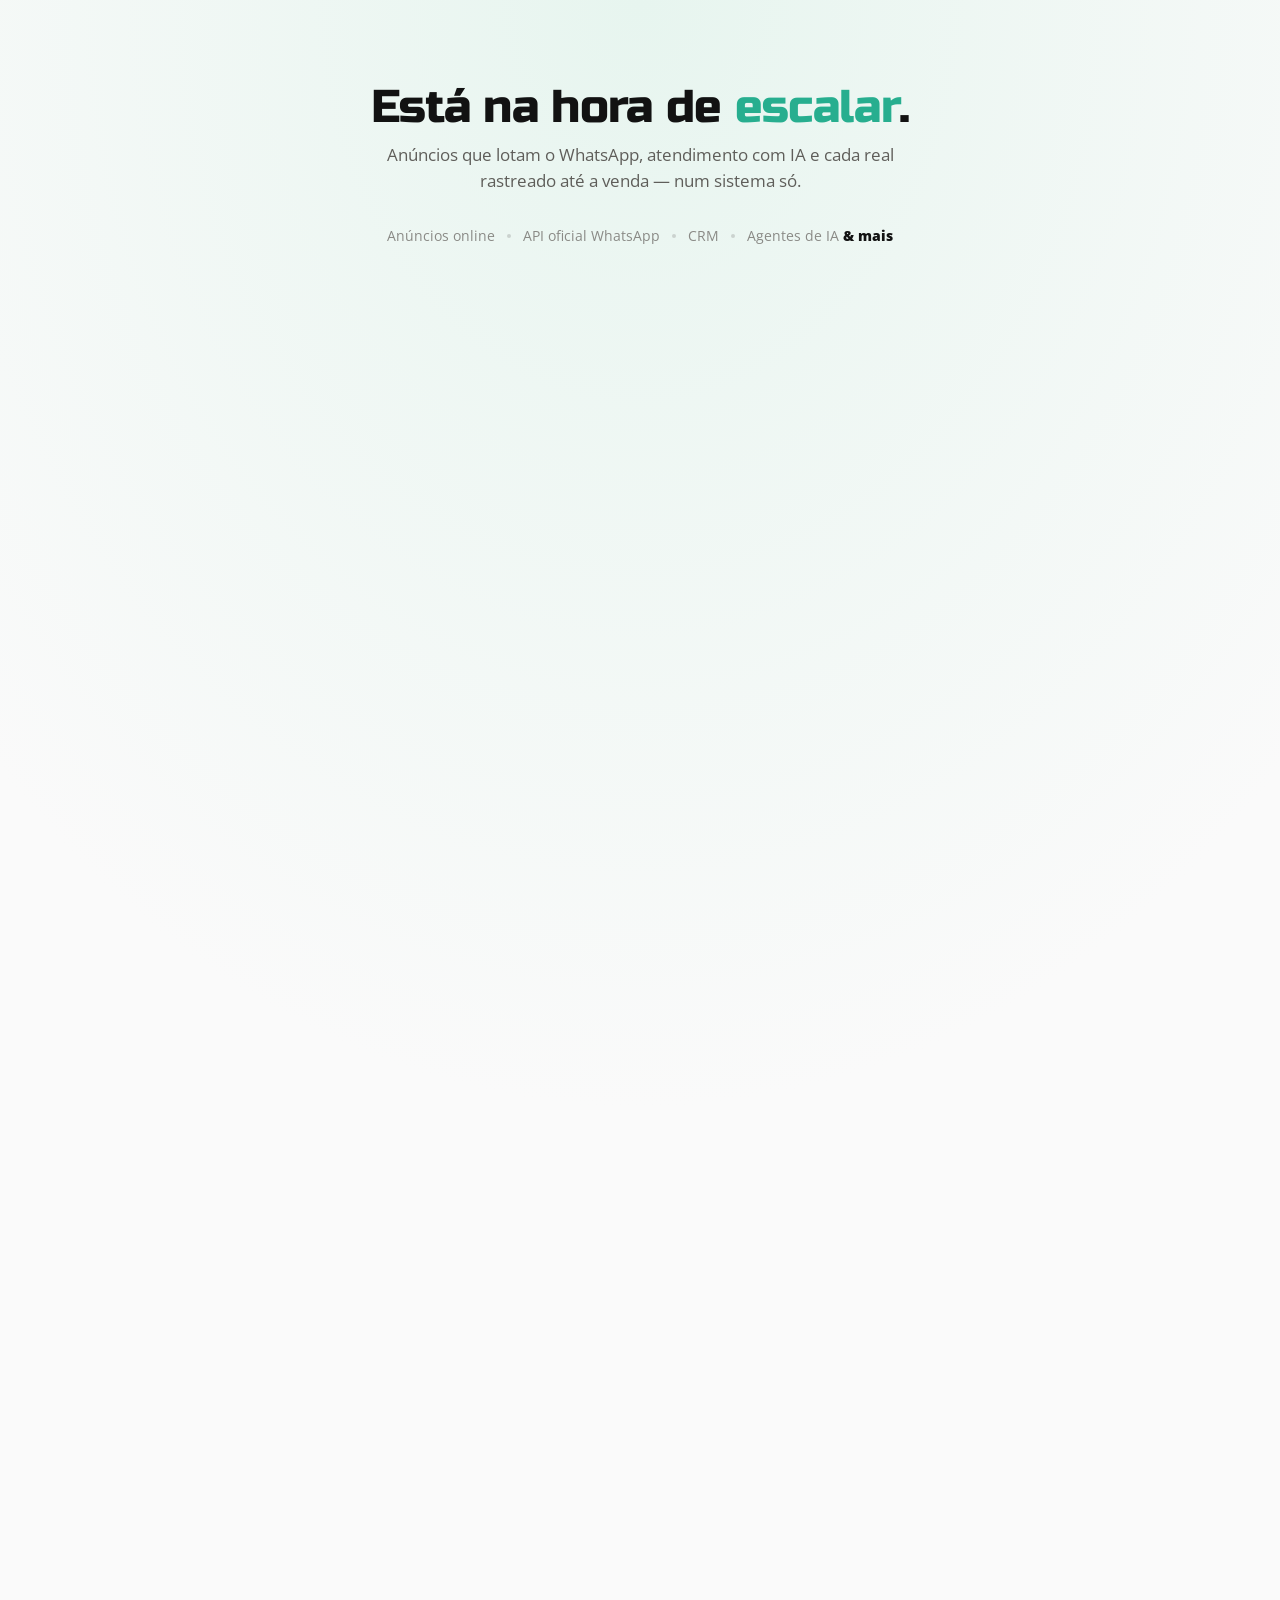
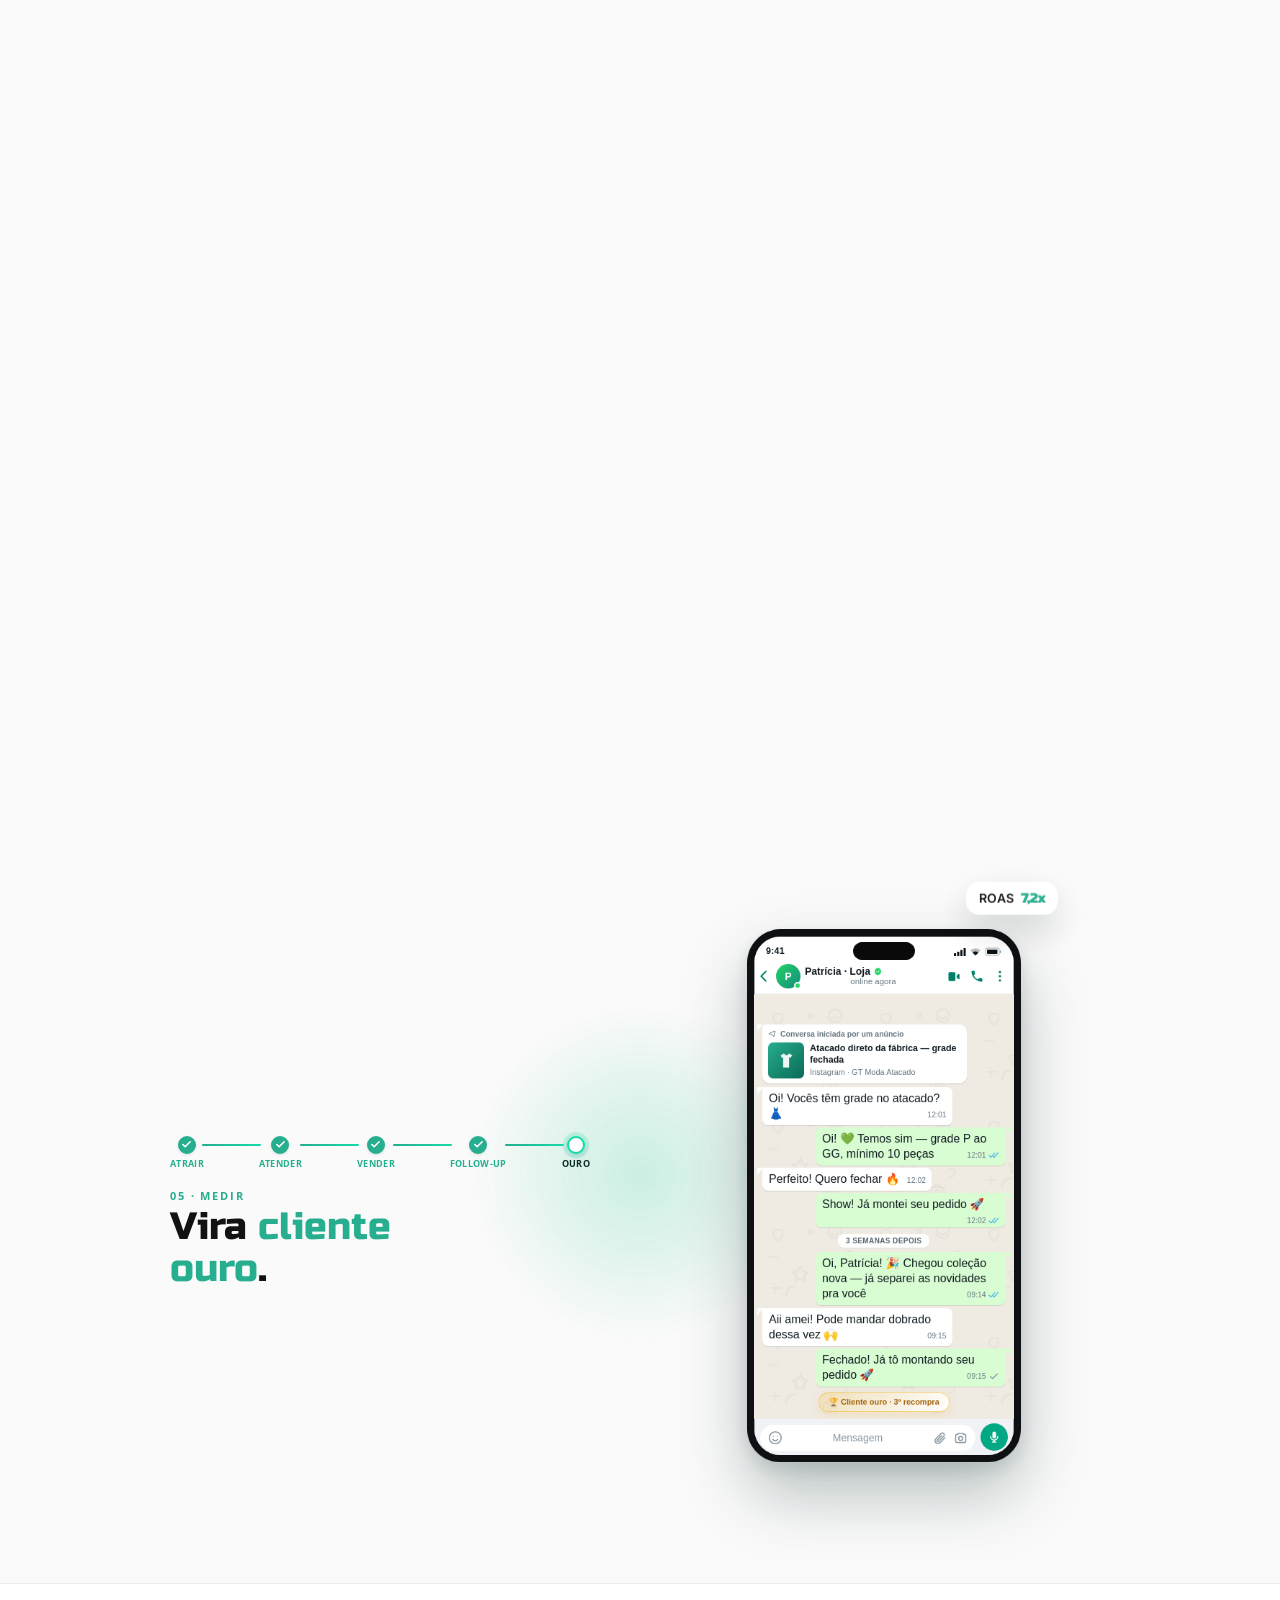
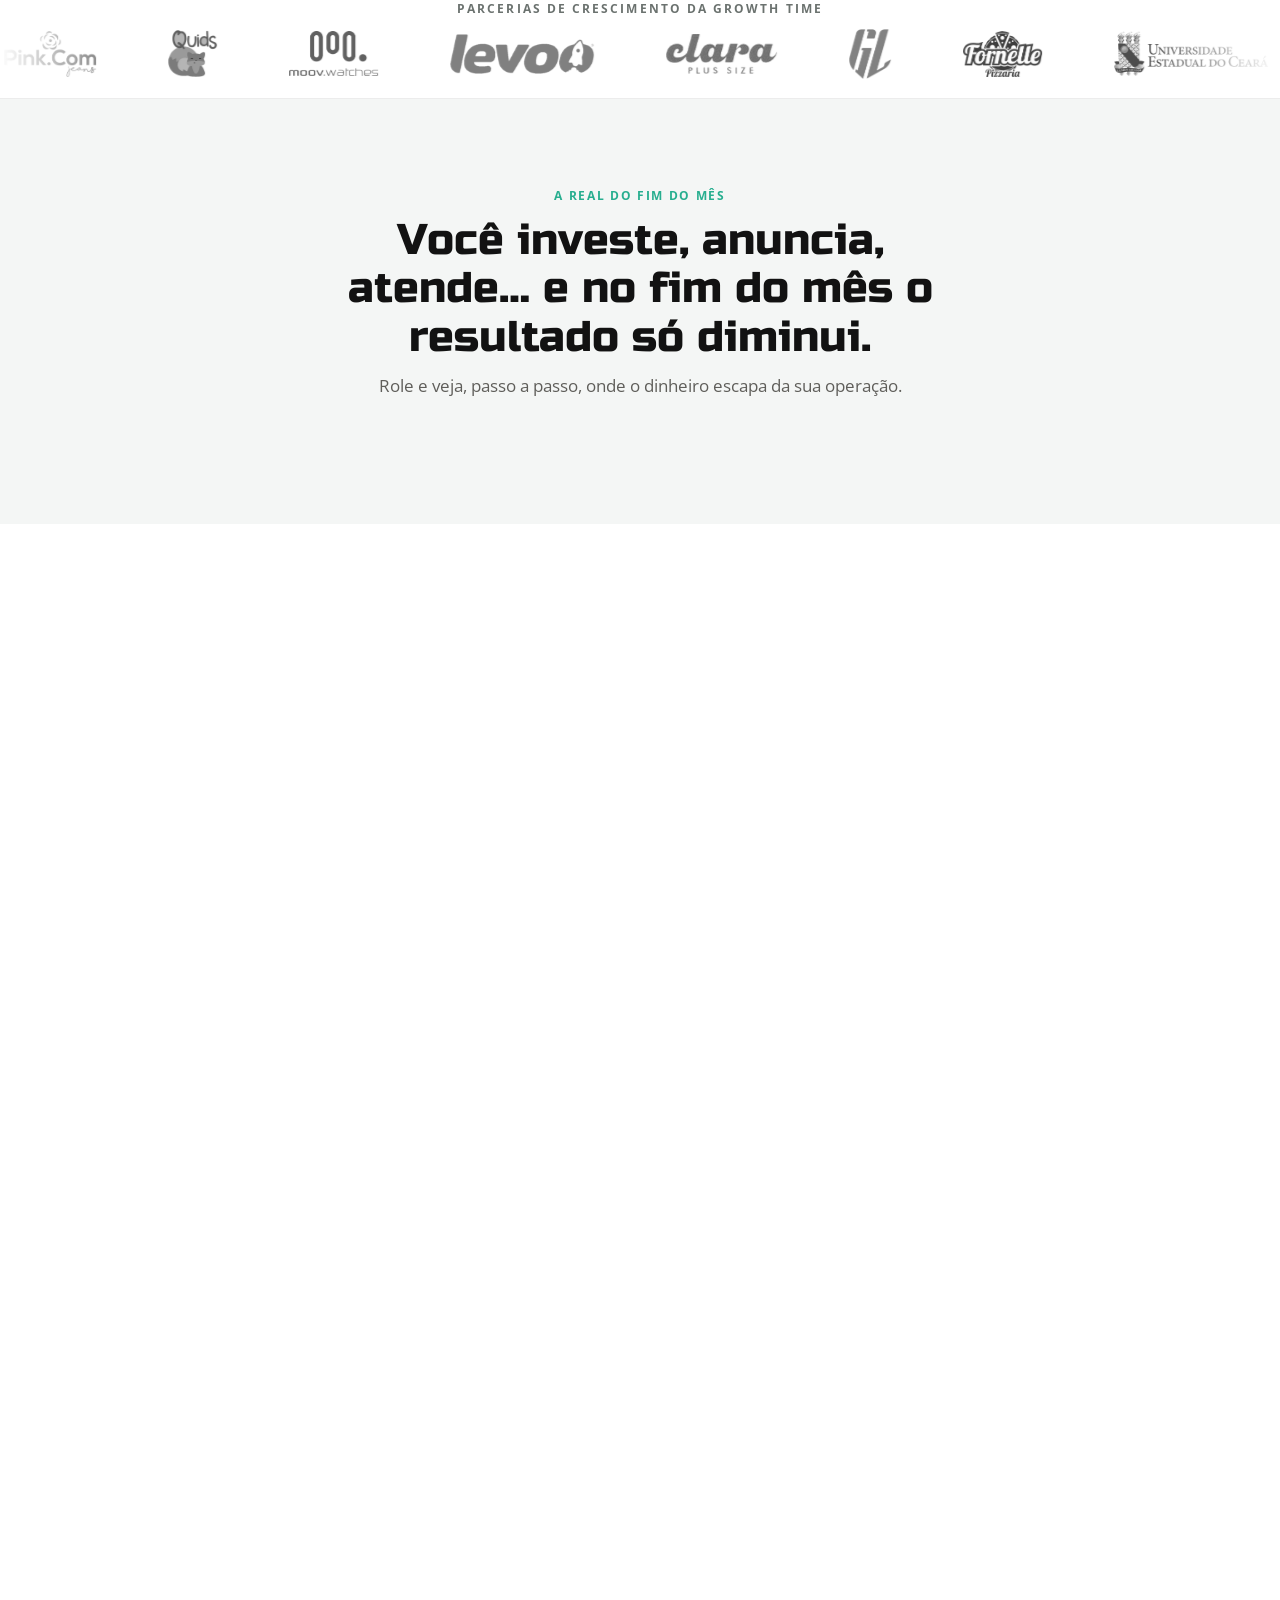
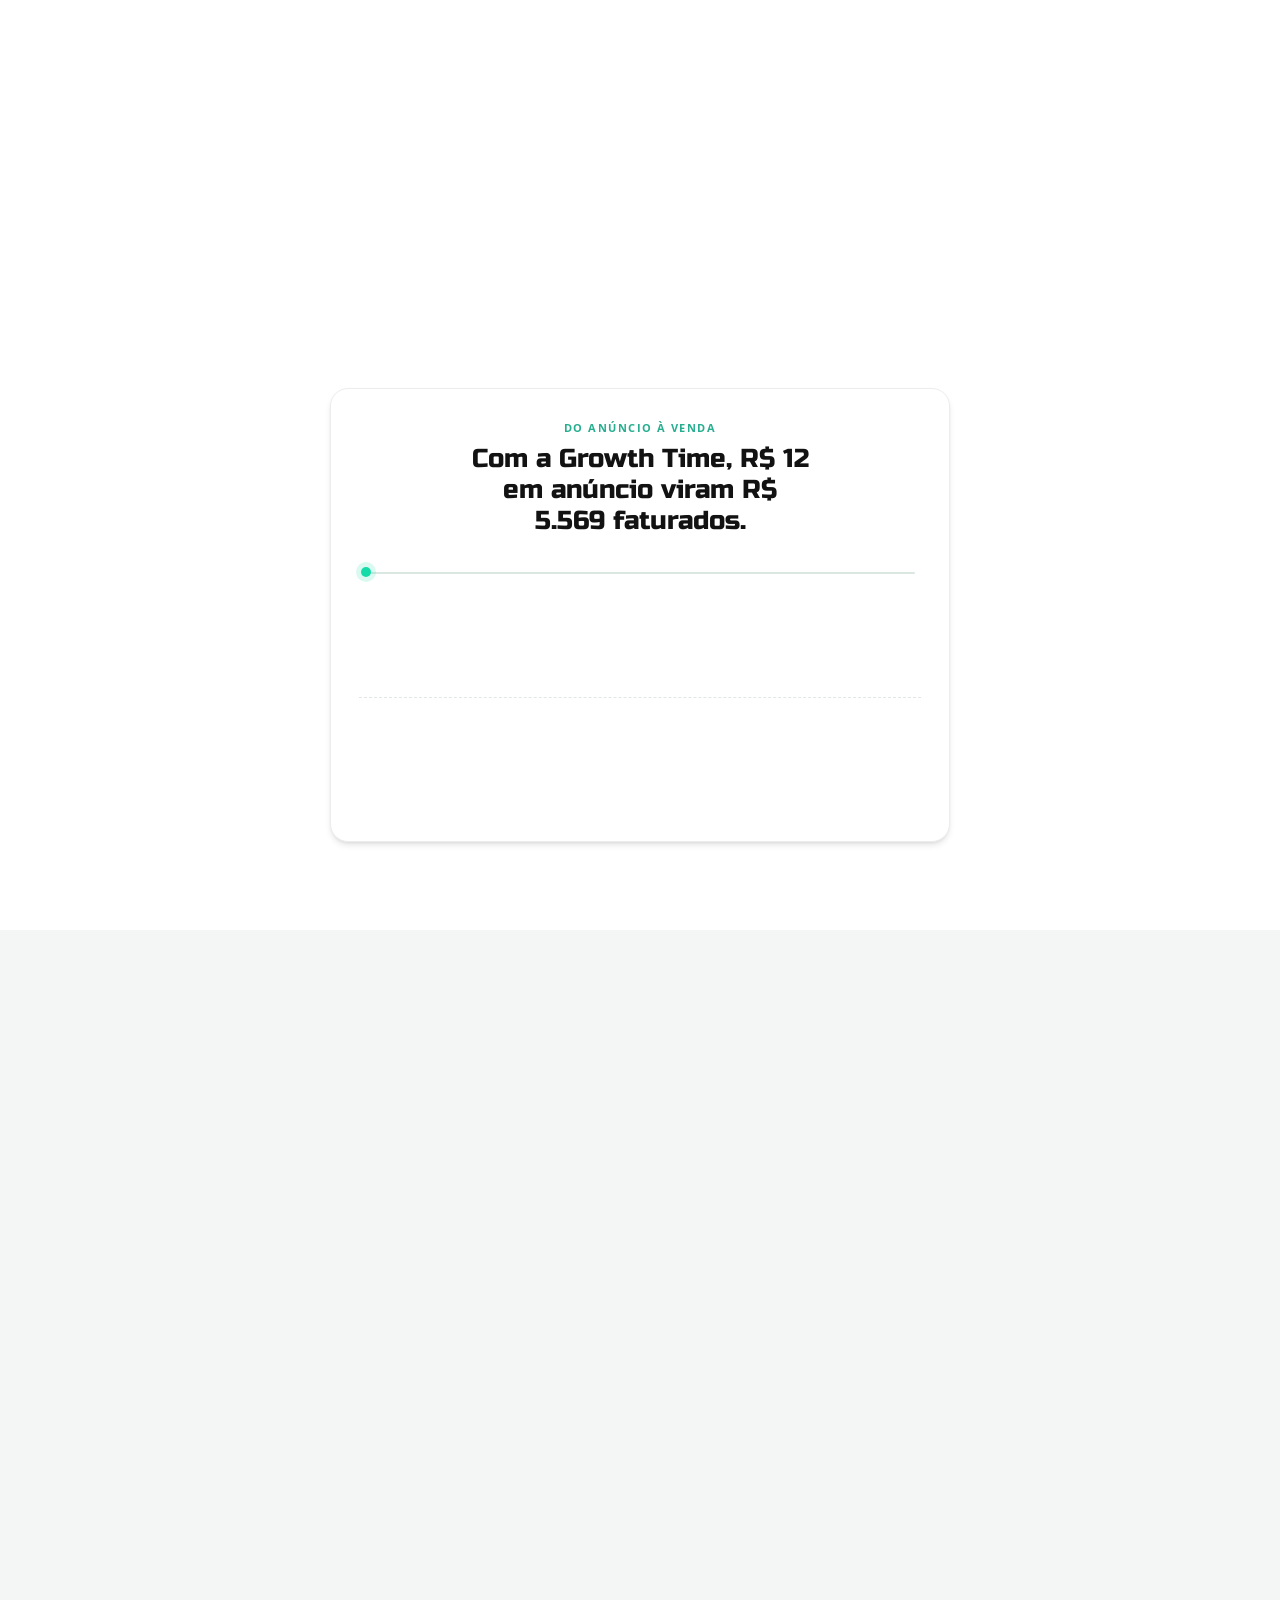
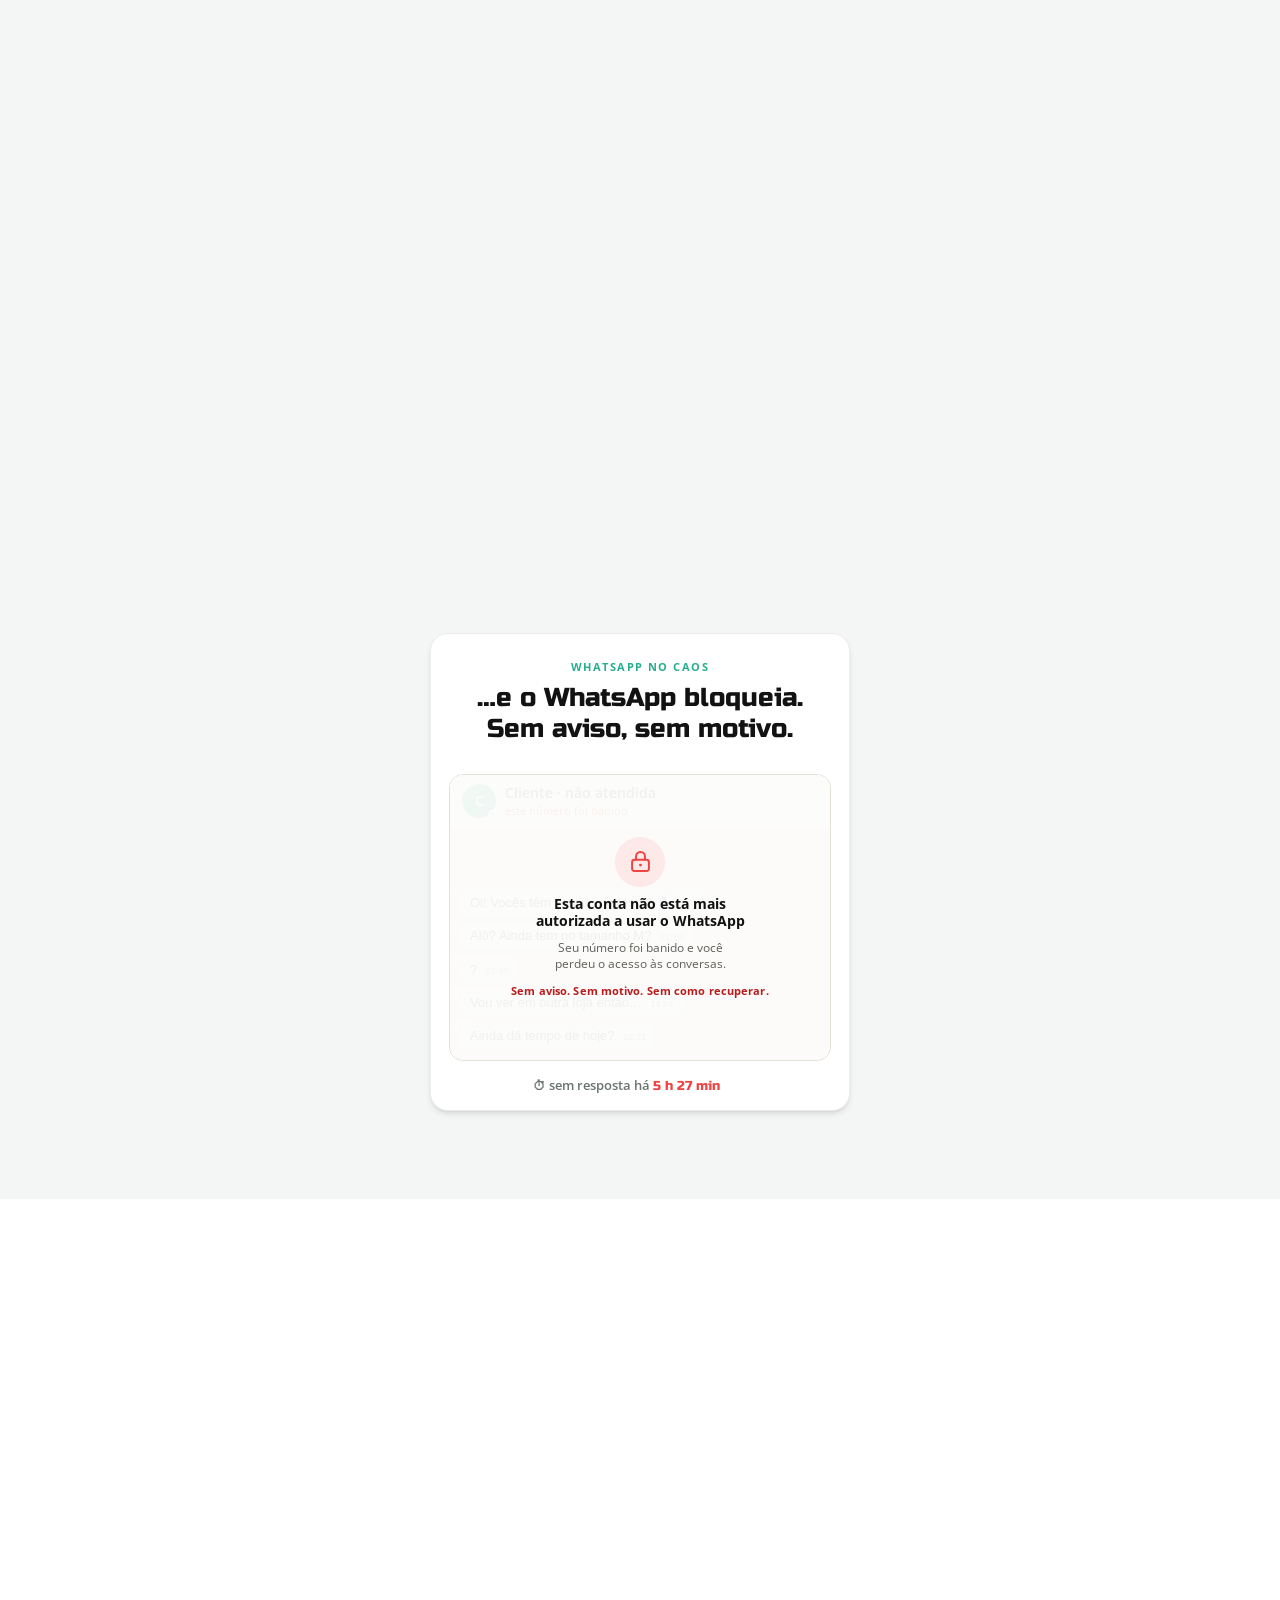
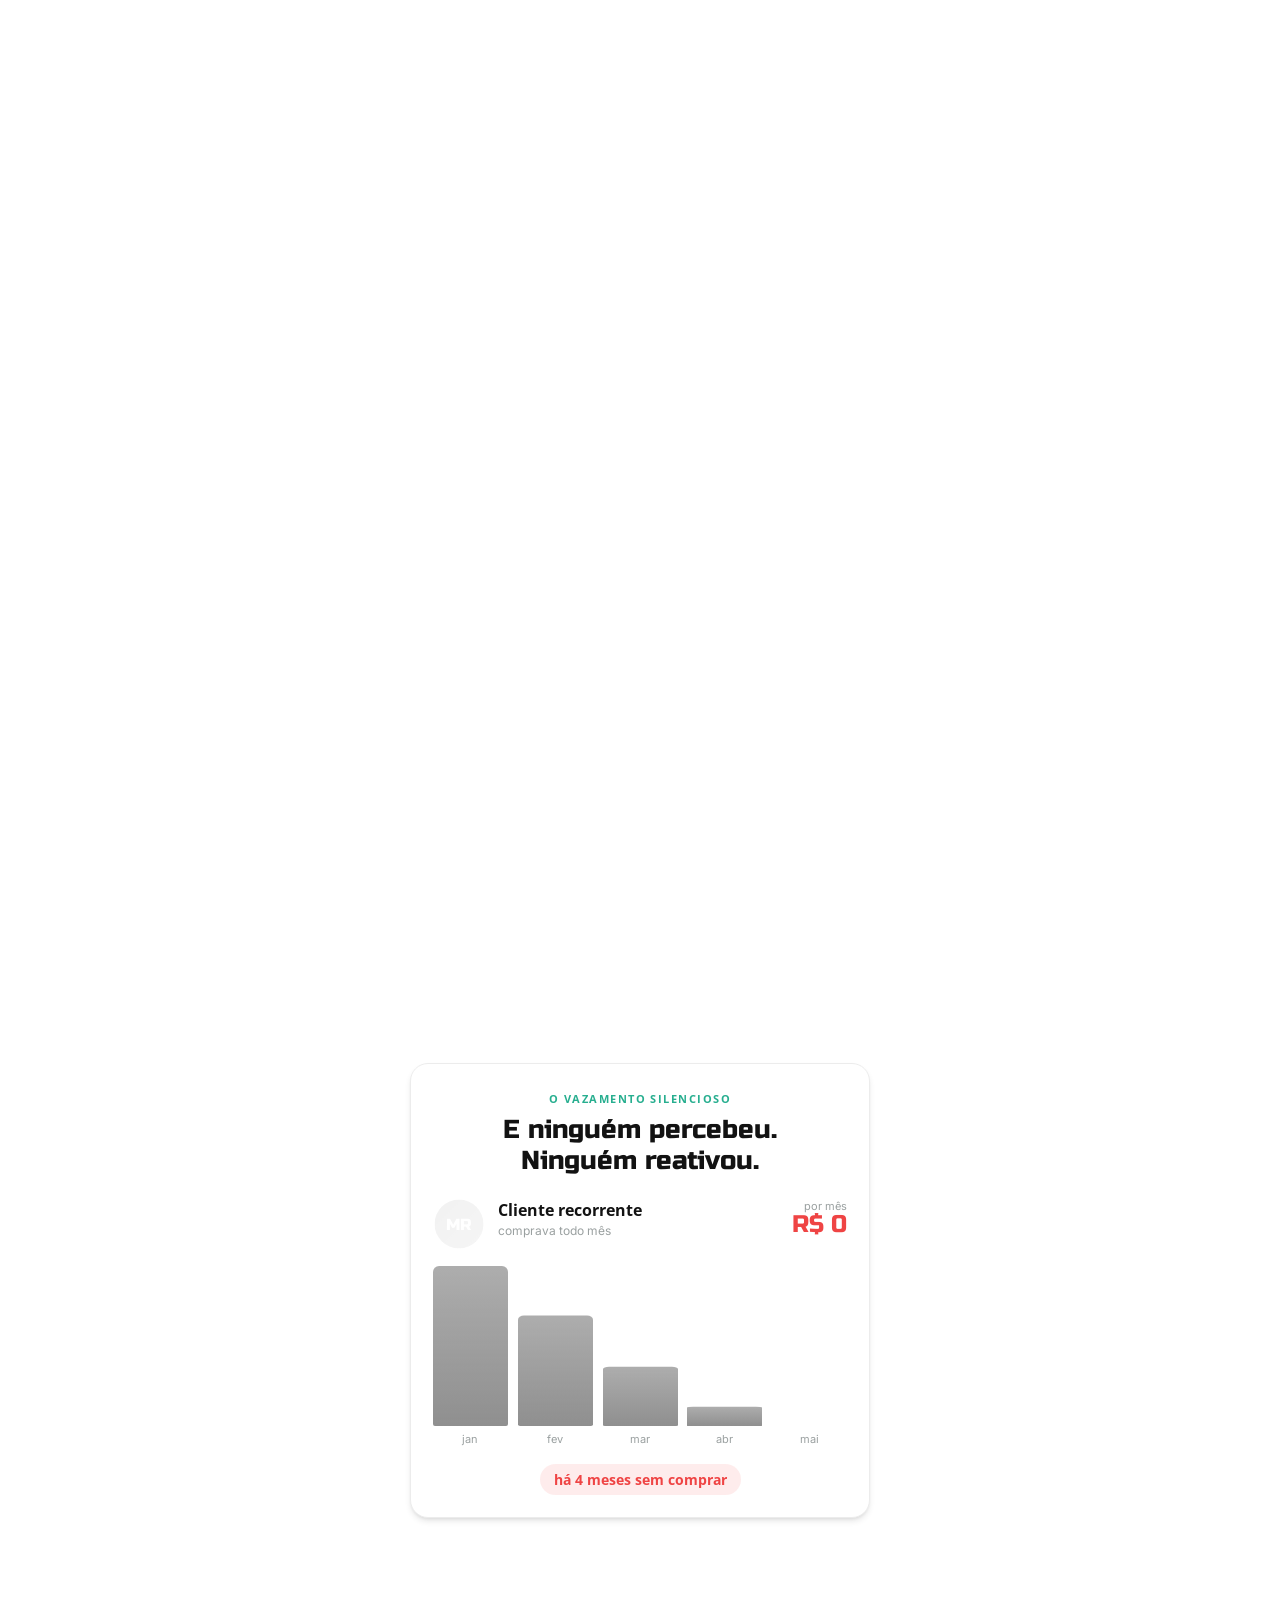
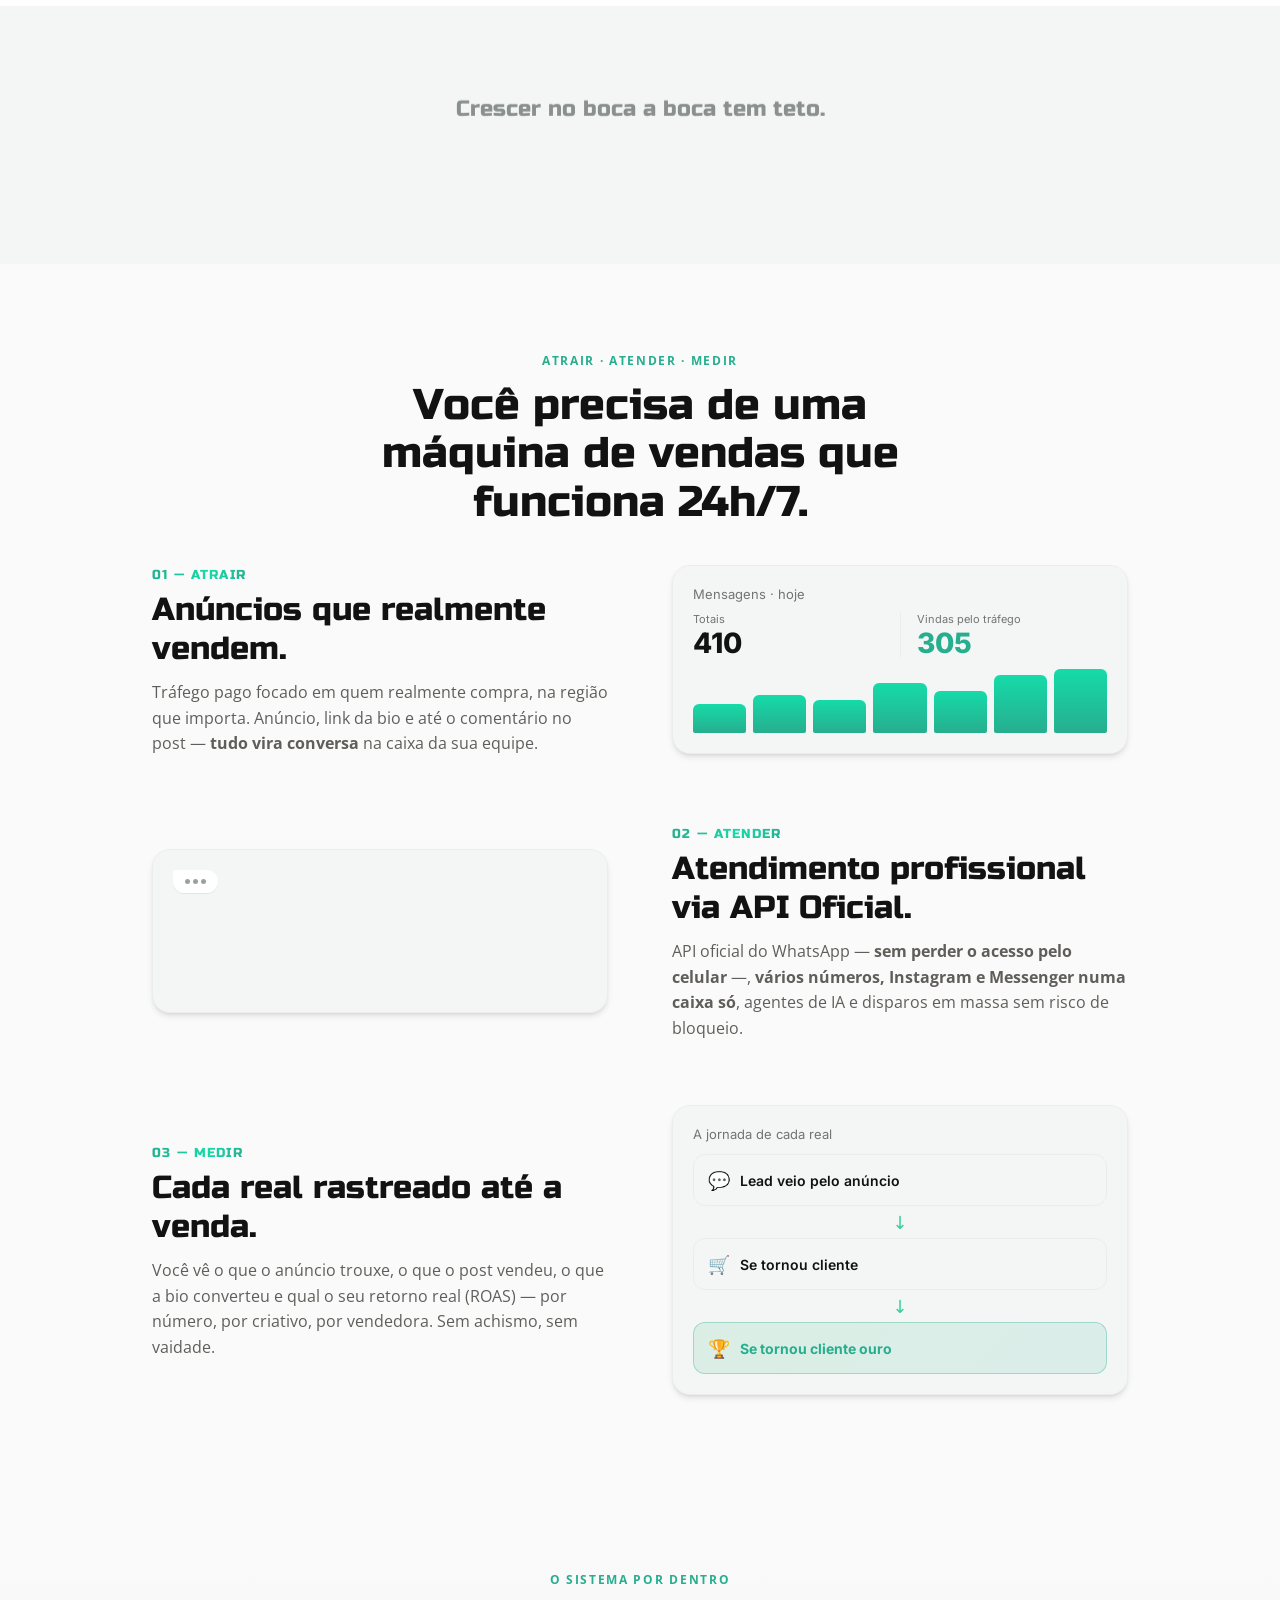
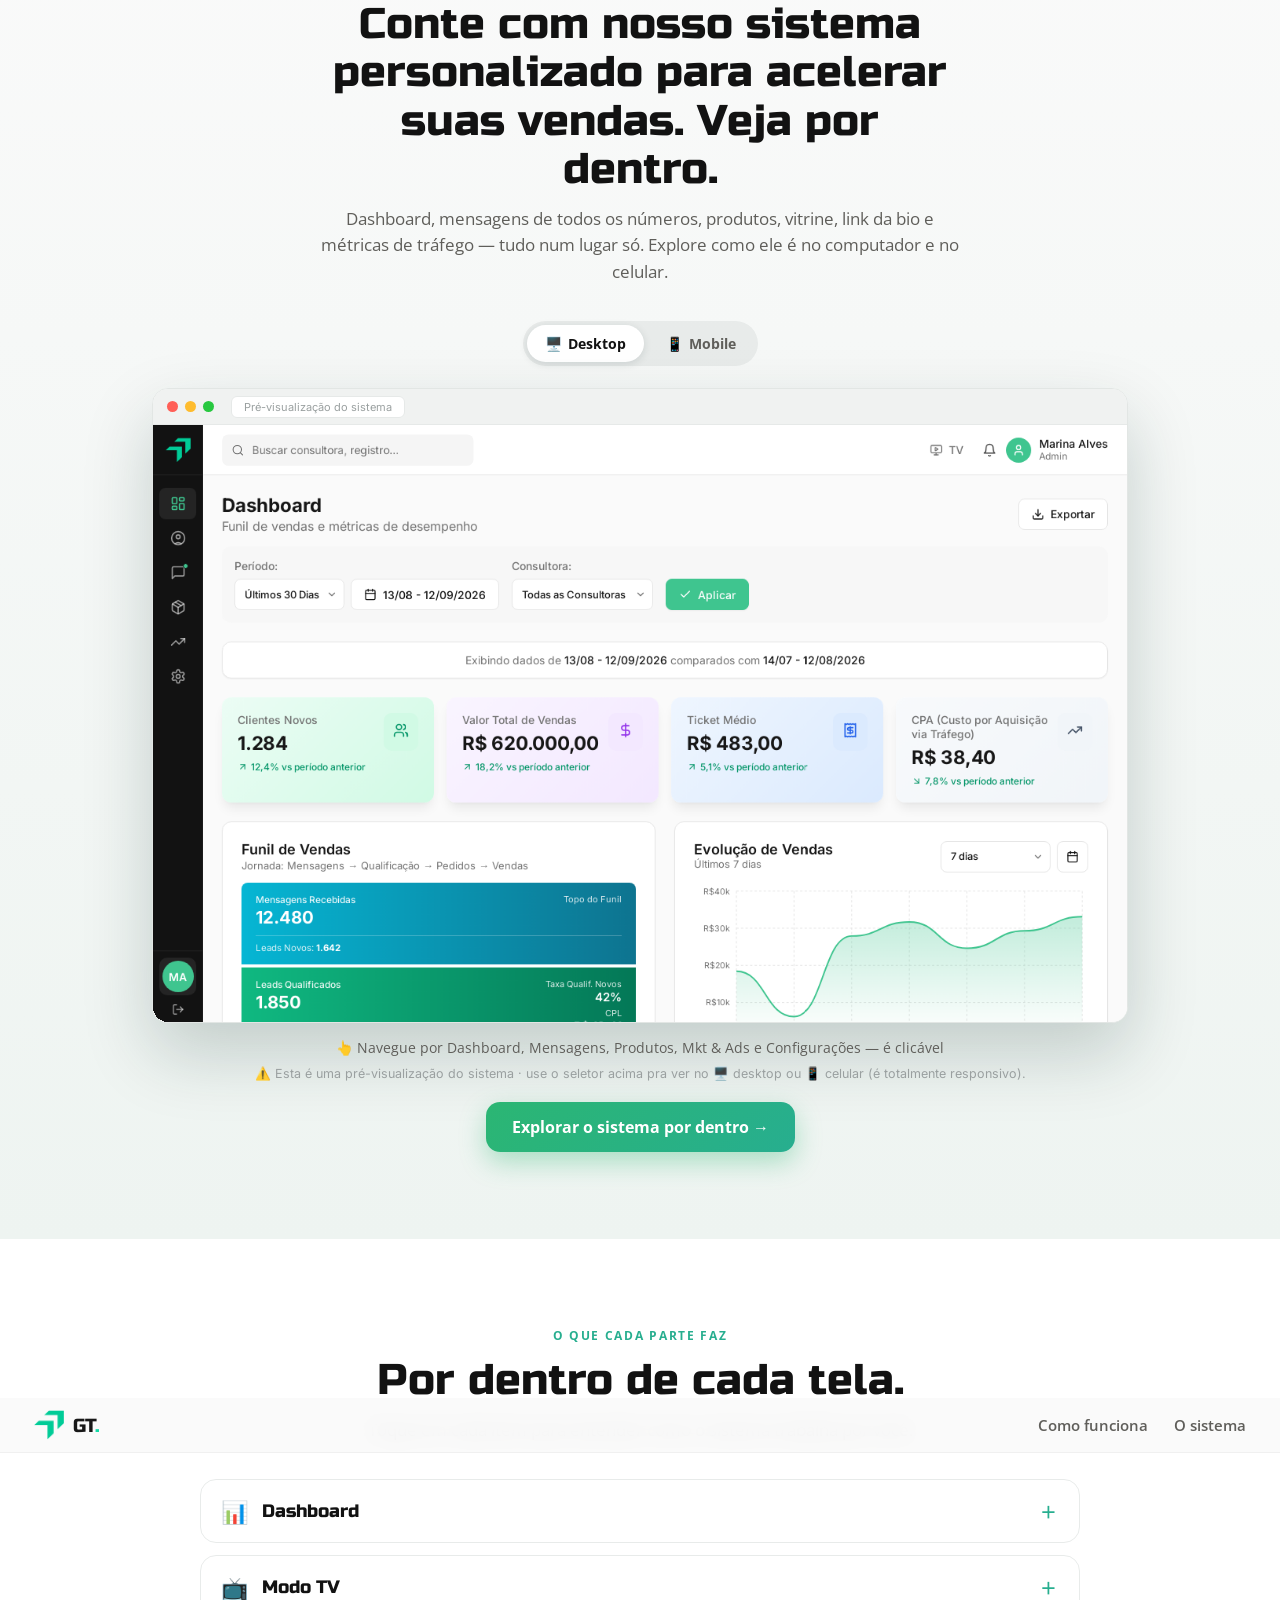
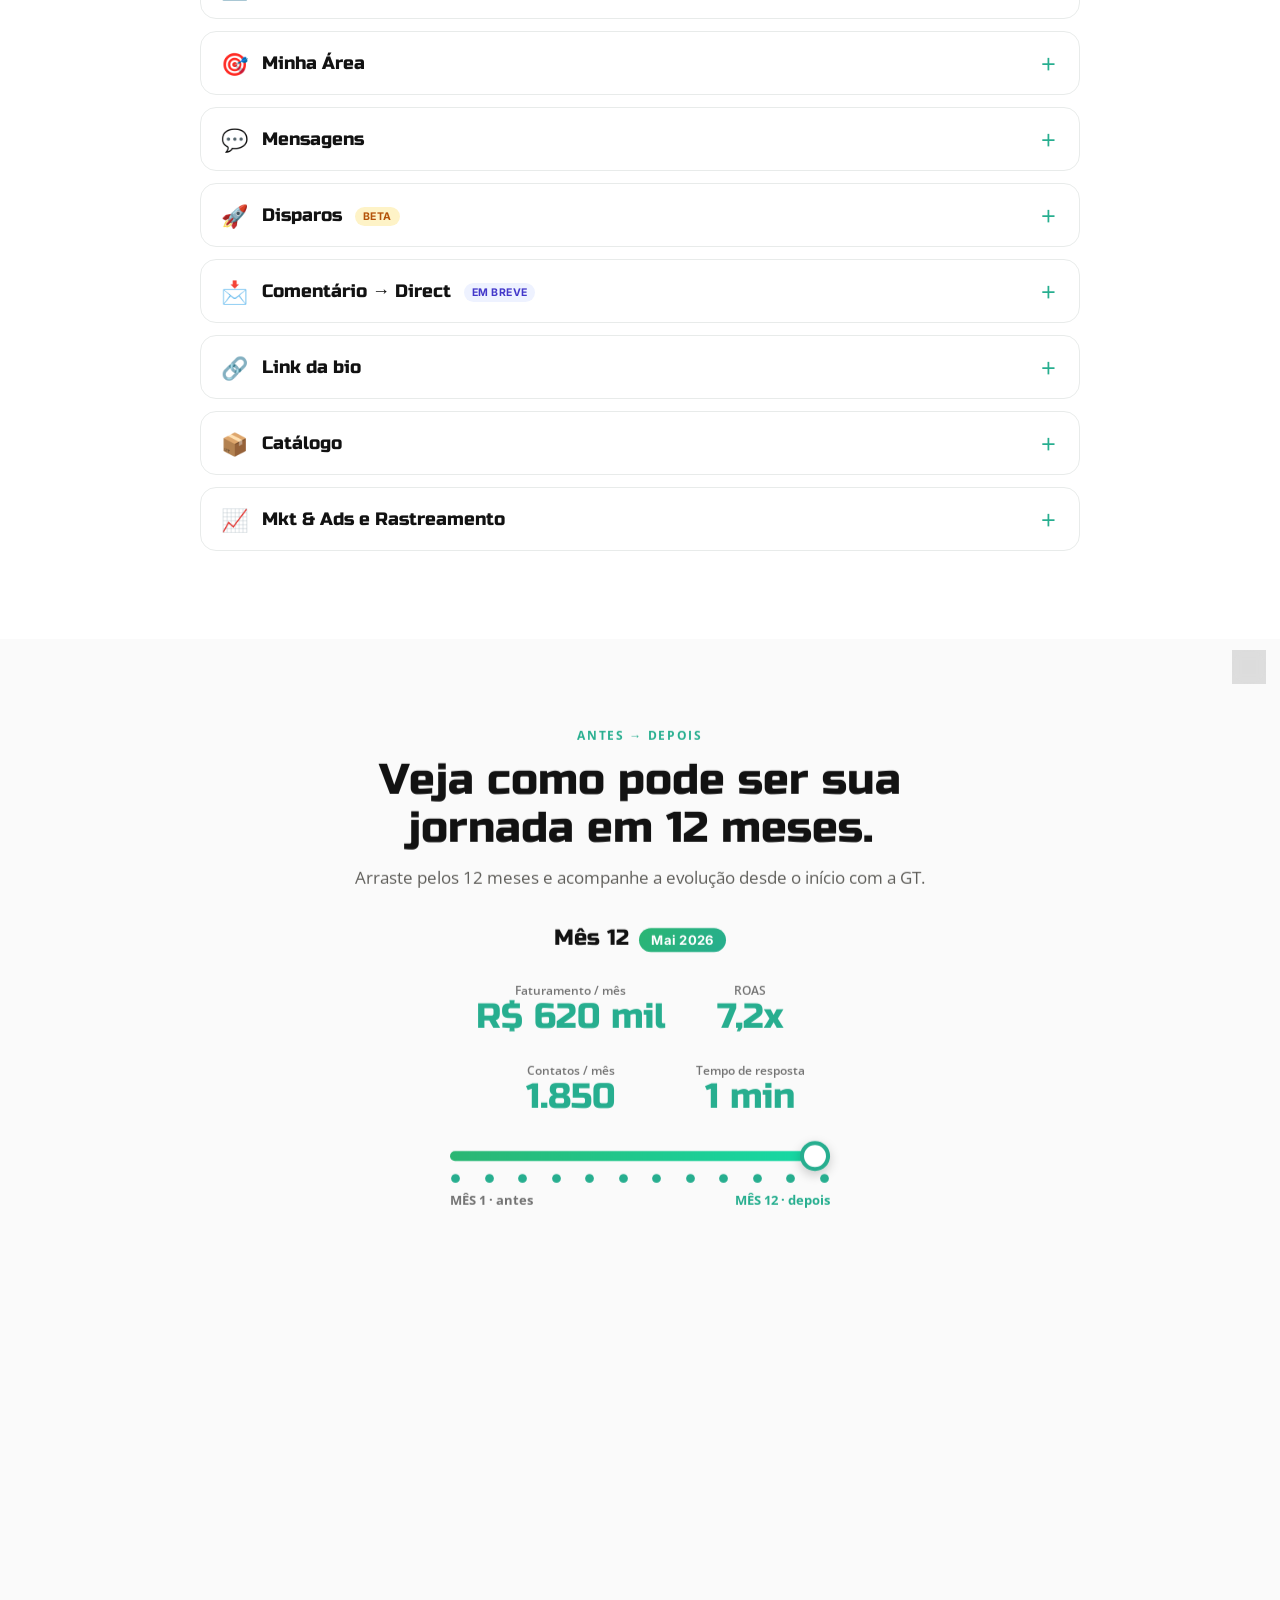
<file: evento/index.html>
<!DOCTYPE html>
<html lang="pt-BR">
<head>
<meta charset="utf-8">
<meta name="viewport" content="width=device-width, initial-scale=1">
<meta name="robots" content="noindex">
<title>Growth Time — apresentação</title>
<!-- Moldura do telão (evento): a apresentação (/?kiosk=1) roda dentro de um iframe com a
     largura de um celular (675 px lógicos) e é AMPLIADA pra preencher a tela inteira. Assim o
     telão vertical (1080×1920) mostra o layout de celular com todas as medidas coerentes
     (100svh, media queries, sticky) — sem depender de zoom do navegador. Telas pequenas
     (celular de verdade) vão direto pra /?kiosk=1. -->
<style>
  html, body { margin: 0; height: 100%; overflow: hidden; background: #fafafa; }
  #stage { position: absolute; inset: 0; overflow: hidden; }
  #stage iframe { border: 0; position: absolute; left: 0; top: 0; transform-origin: 0 0; background: #fafafa; }
</style>
</head>
<body>
<div id="stage"><iframe id="pres" title="Apresentação Growth Time" allow="autoplay"></iframe></div>
<script>
(function () {
  var W = 640; // largura lógica (celular grande): 1080/640 ≈ 1,69× no telão Full HD vertical (dono pediu tudo maior, 15/09)
  if (window.innerWidth < 900 || window.innerWidth > window.innerHeight) { location.replace('/?kiosk=1'); return; }
  var f = document.getElementById('pres'), lastW = 0;
  function fit(force) {
    var w = window.innerWidth, h = window.innerHeight;
    if (!force && w === lastW) return; // só a altura mudou = teclado na tela subiu/desceu: não re-encaixar (a página cuida do campo em edição)
    lastW = w;
    var s = w / W, H = Math.round(h / s);
    f.style.width = W + 'px'; f.style.height = H + 'px'; f.style.transform = 'scale(' + s + ')';
  }
  fit(true);
  f.src = '/?kiosk=1';
  window.addEventListener('resize', function () { fit(false); });
  window.addEventListener('orientationchange', function () { setTimeout(function () { fit(true); }, 300); });
})();
</script>
</body>
</html>
</file>
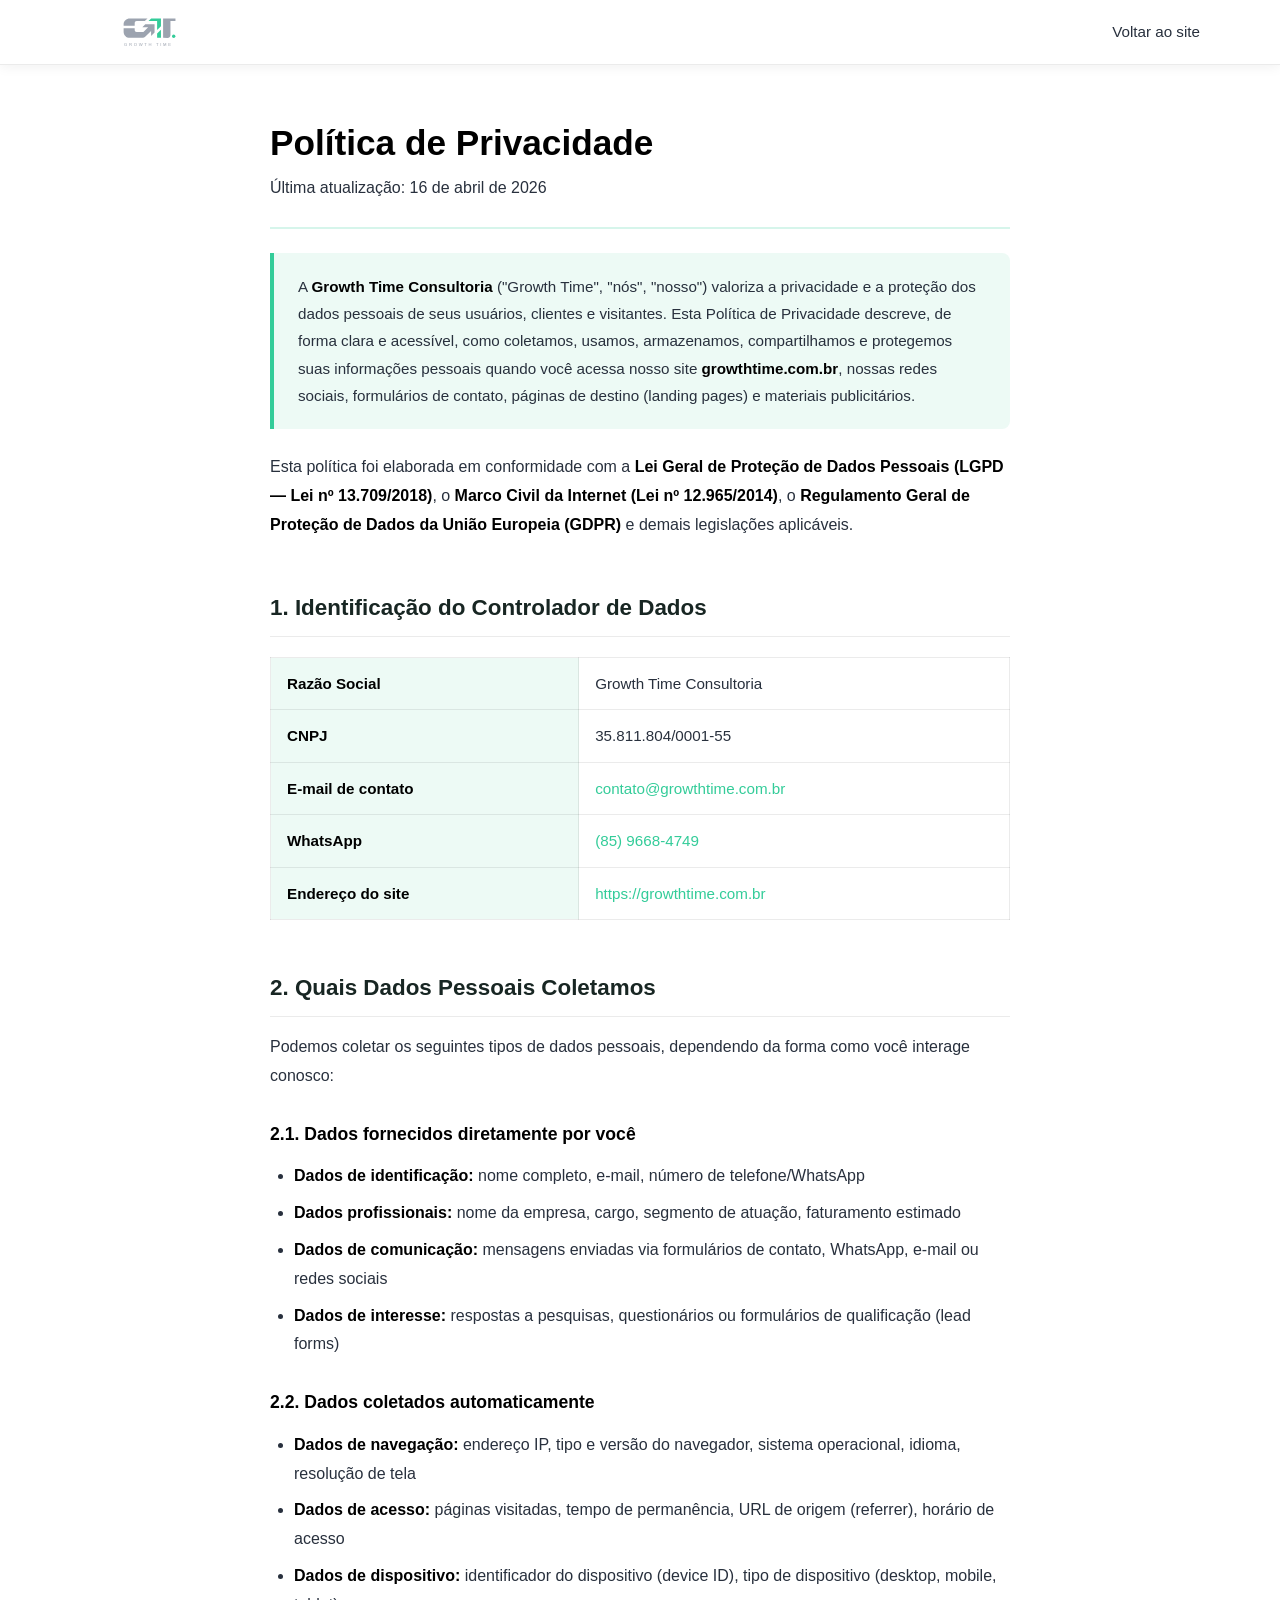
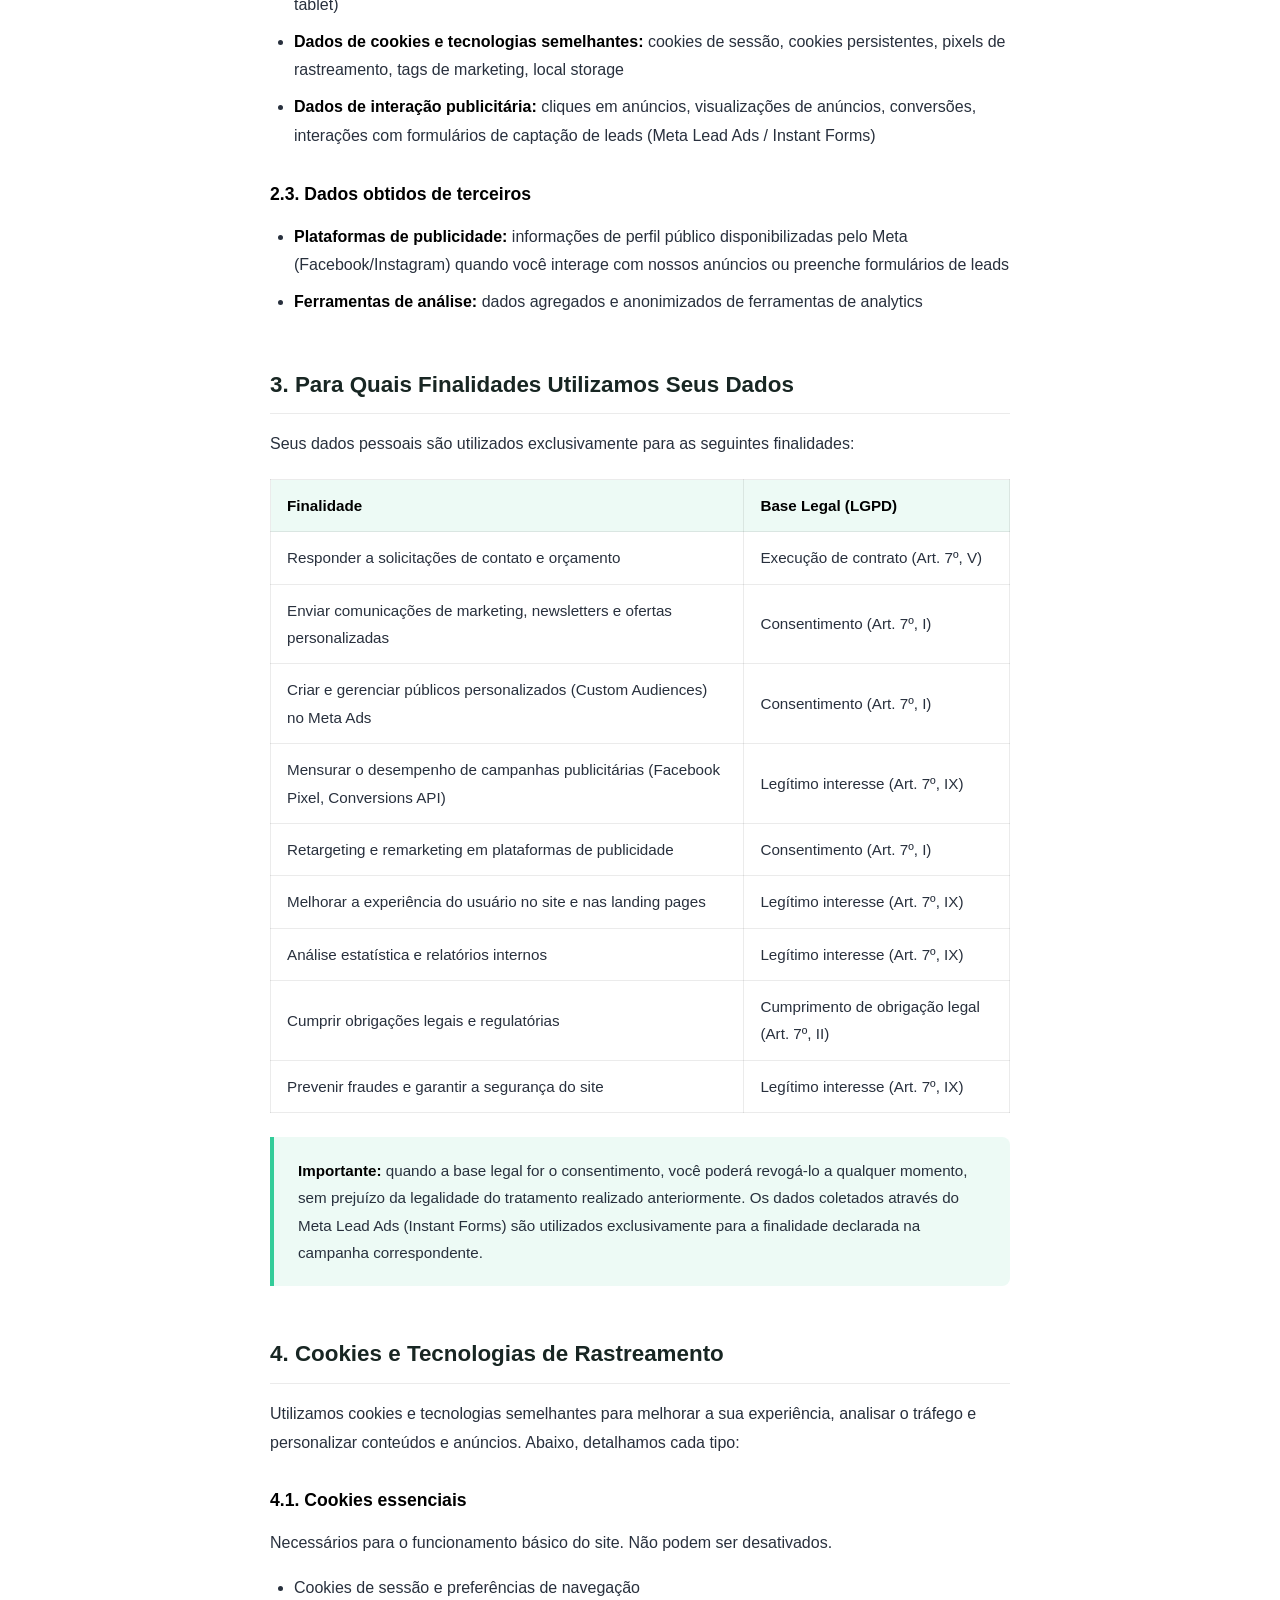
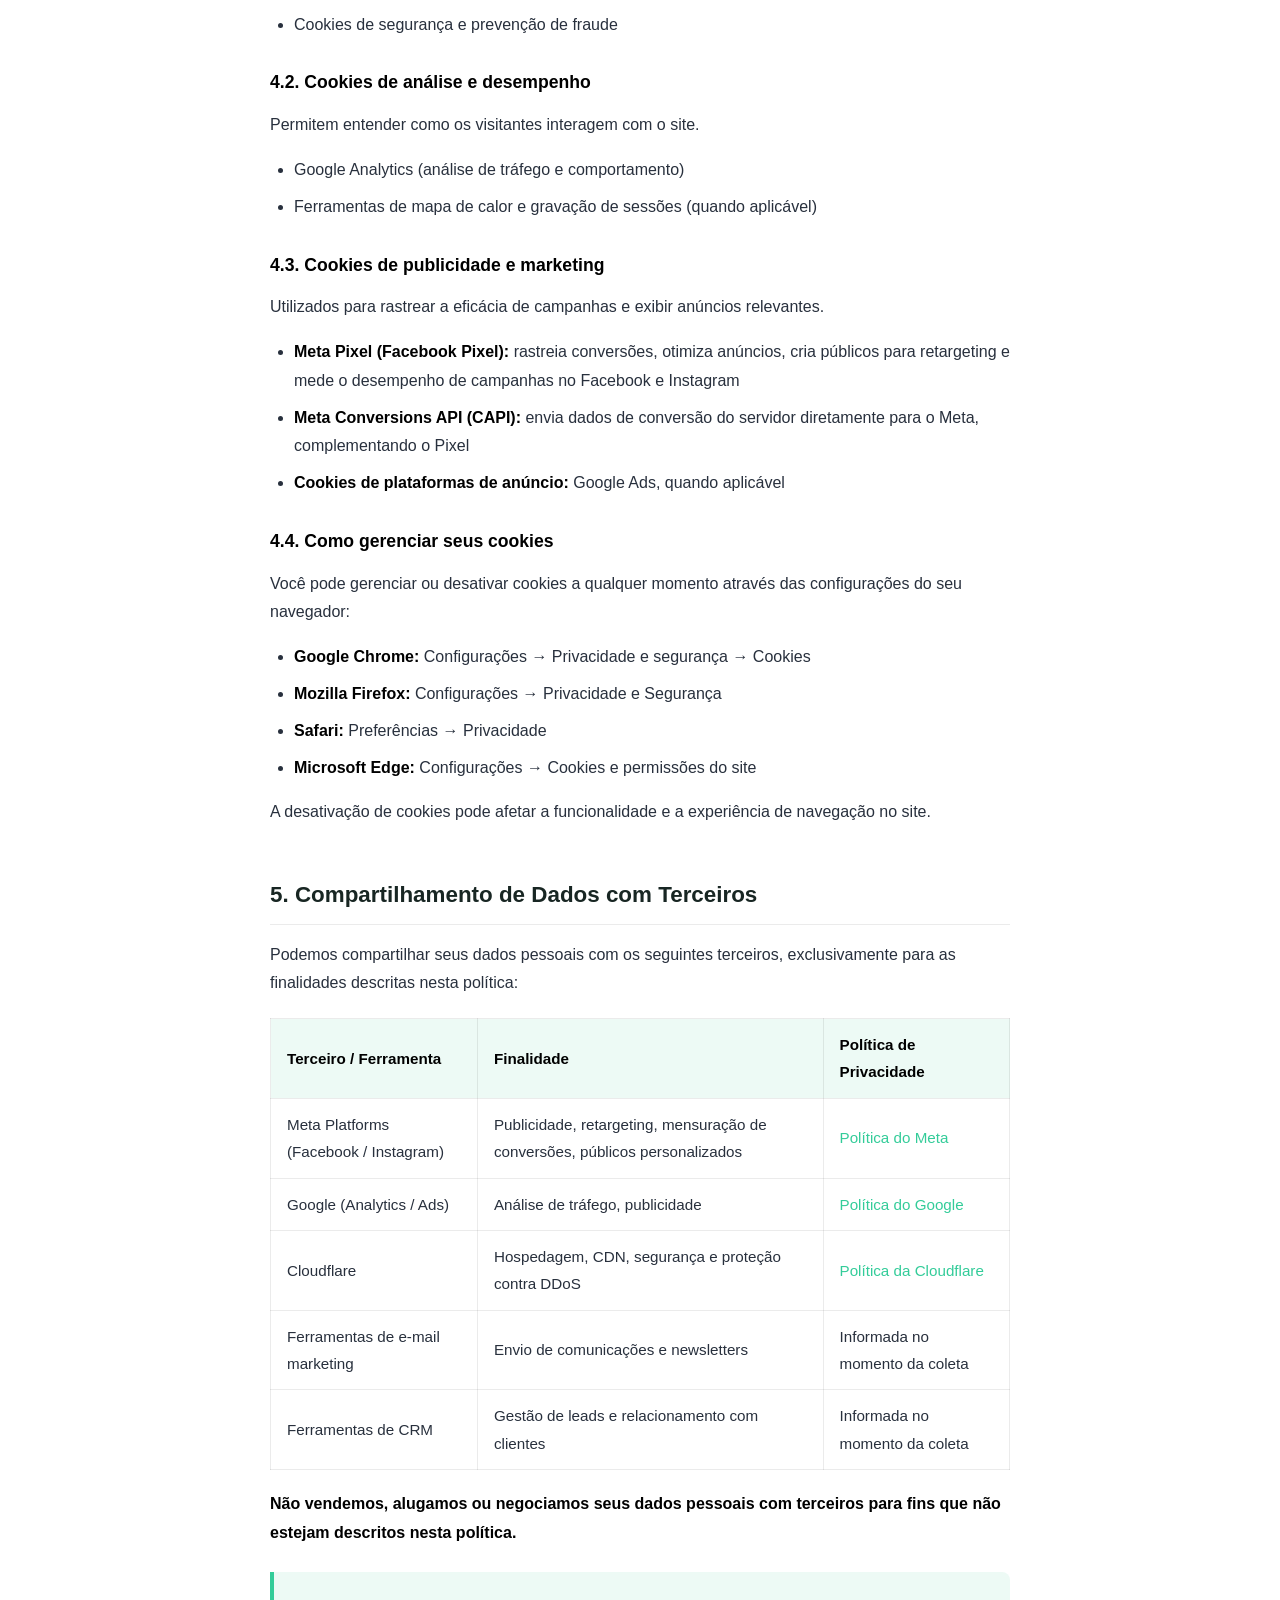
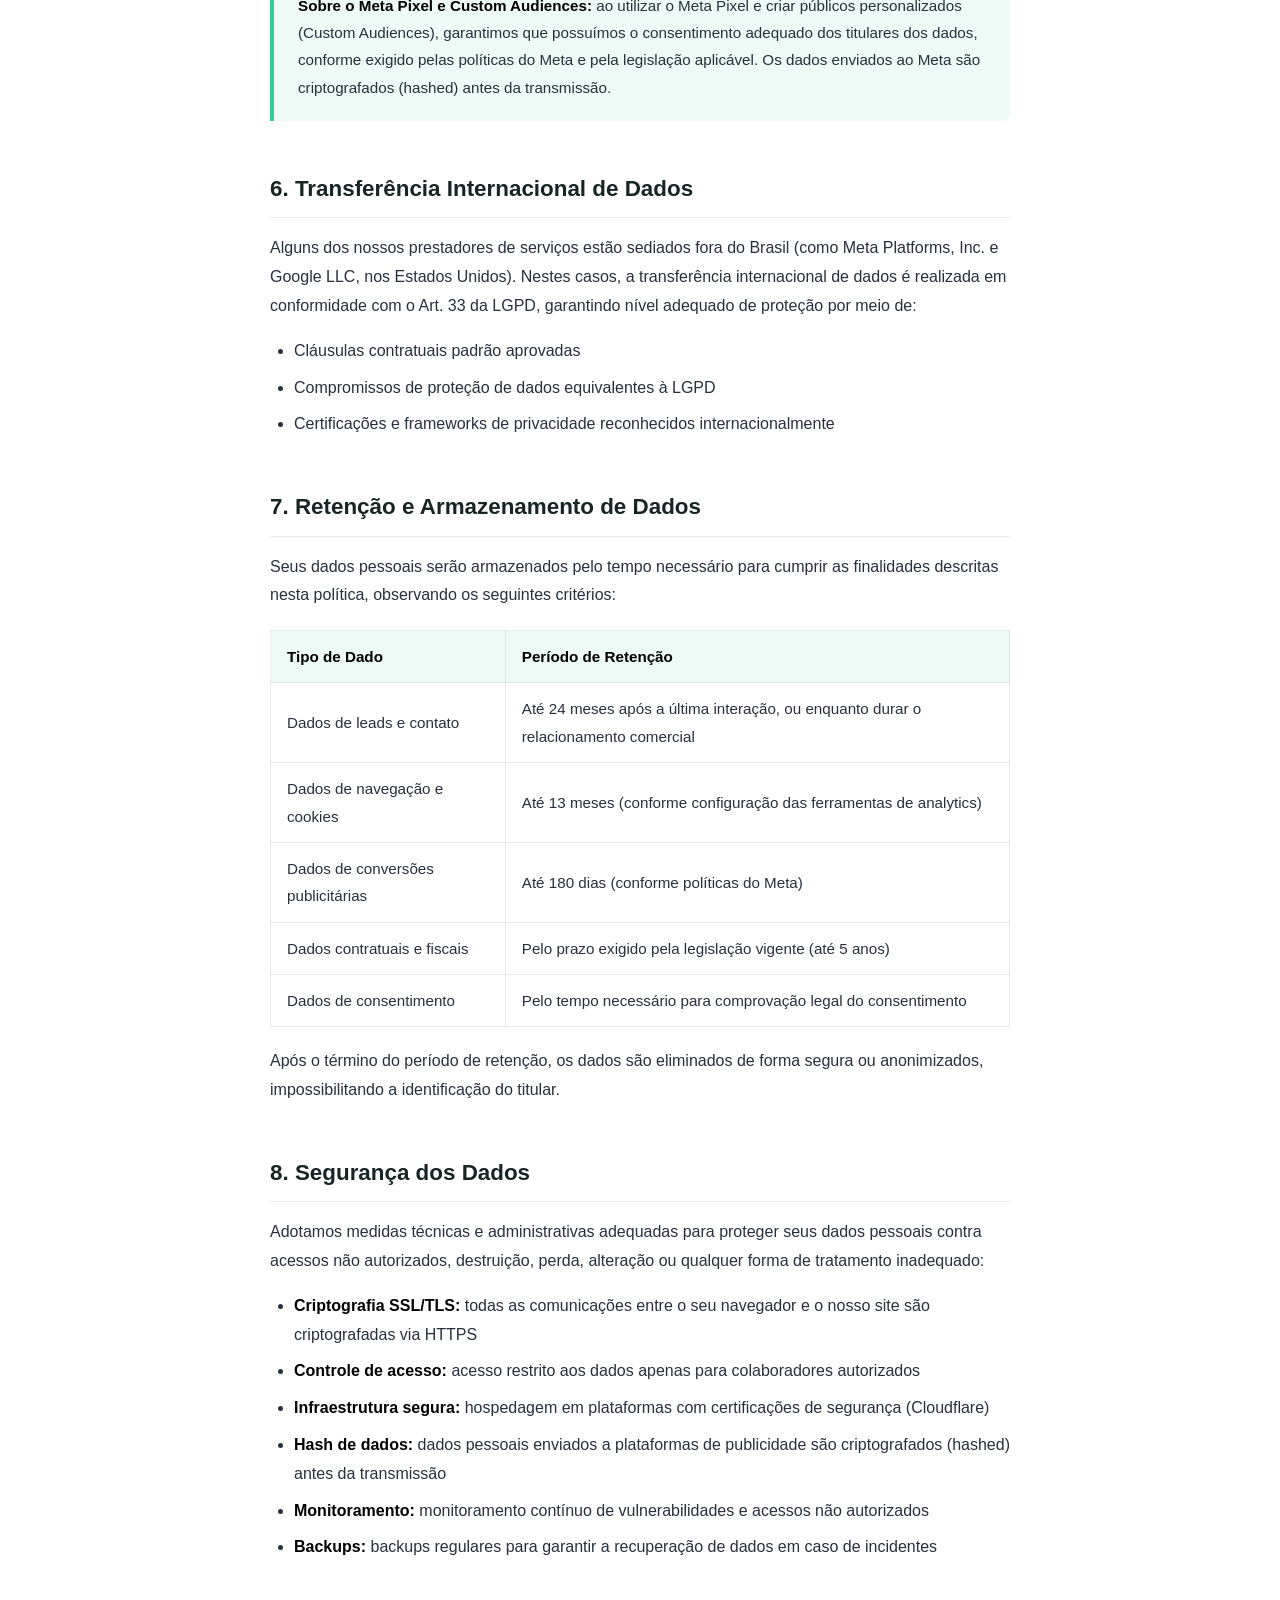
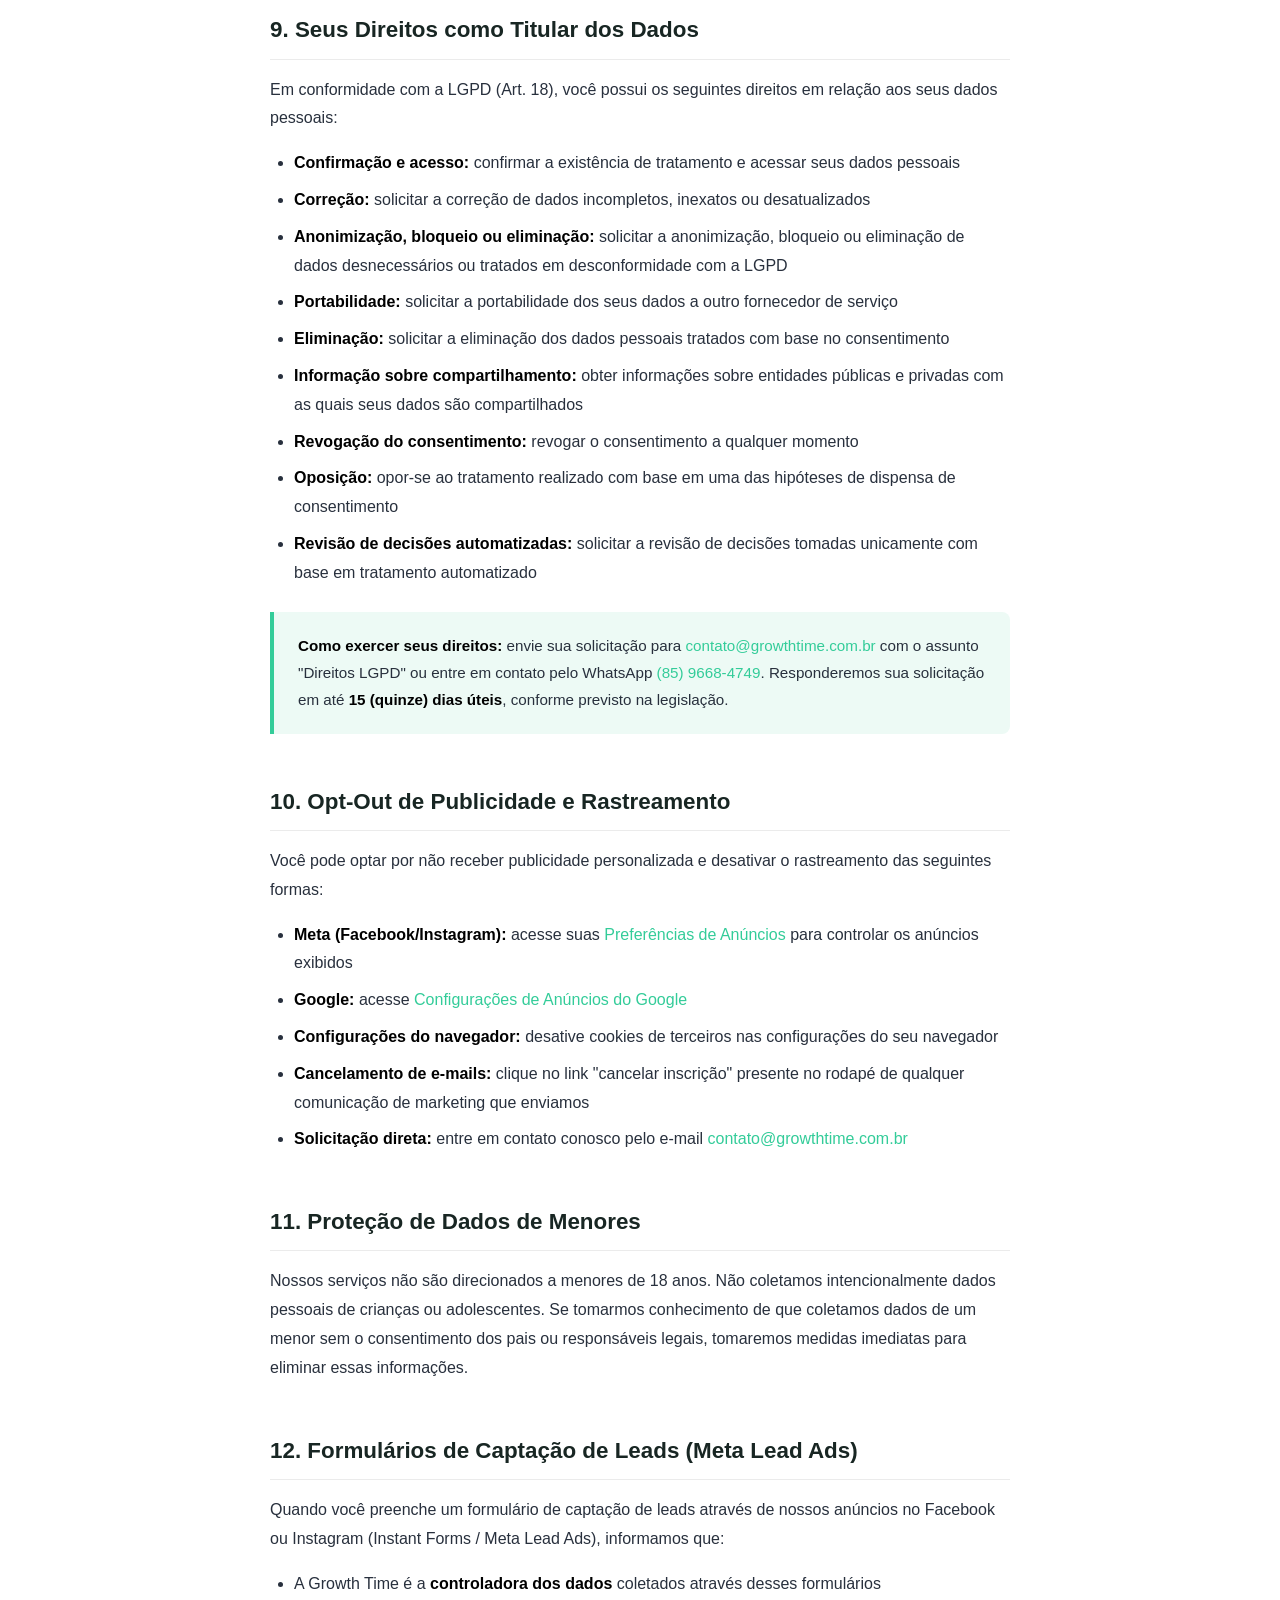
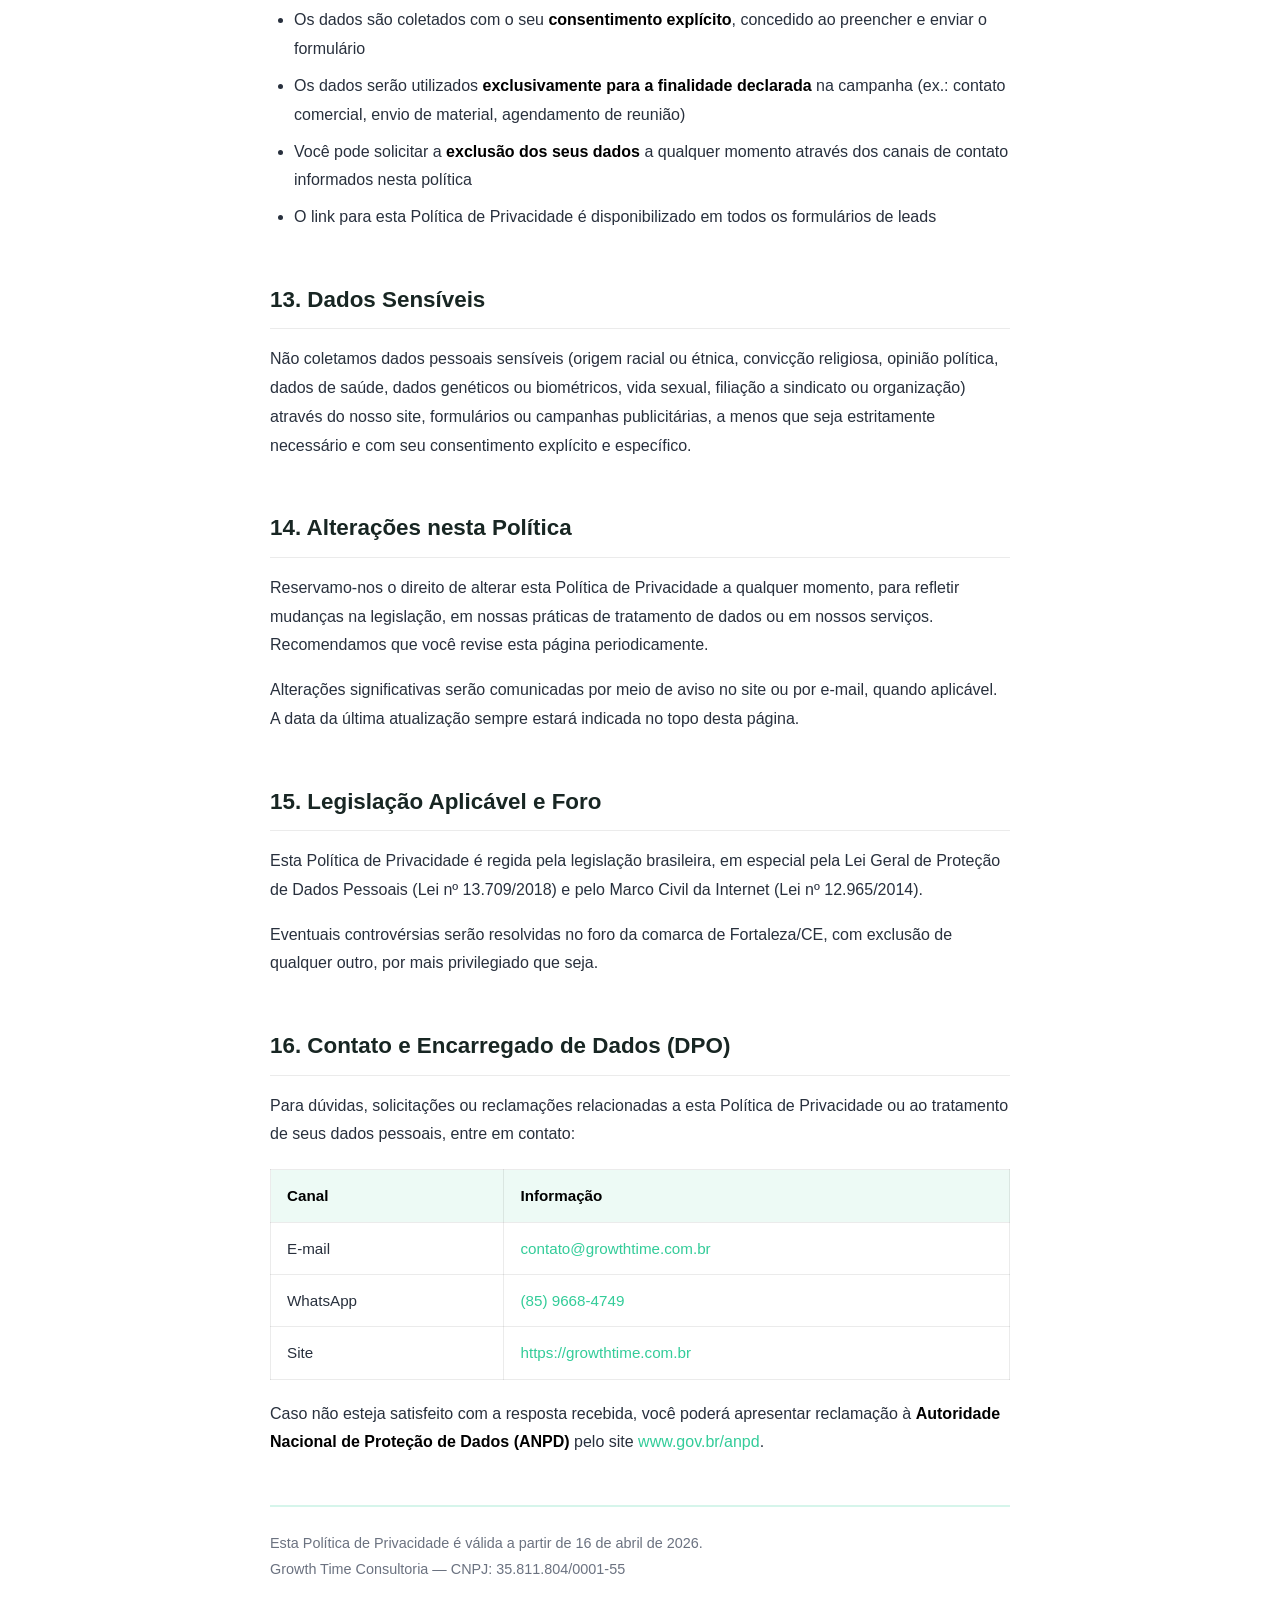
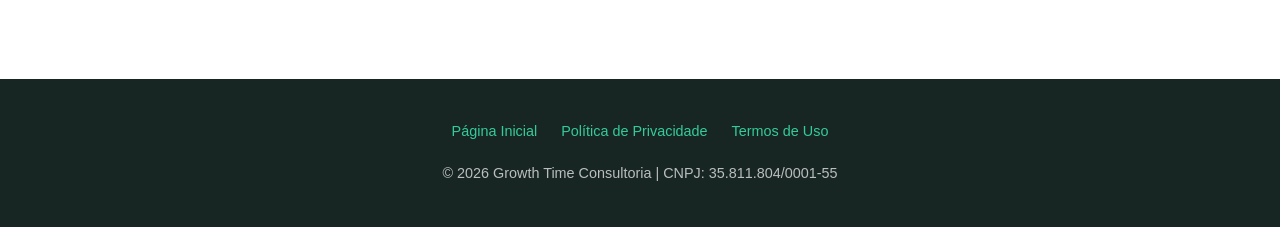
<file: politica-de-privacidade/index.html>
<!DOCTYPE html>
<html lang="pt-BR">
<head>
  <meta charset="UTF-8">
  <meta name="viewport" content="width=device-width, initial-scale=1.0">
  <title>Política de Privacidade - Growth Time</title>
  <meta name="description" content="Política de Privacidade da Growth Time Consultoria. Saiba como coletamos, usamos e protegemos seus dados pessoais.">
  <link rel="canonical" href="https://growthtime.com.br/politica-de-privacidade/">
  <style>
    *, *::before, *::after {
      margin: 0;
      padding: 0;
      box-sizing: border-box;
    }

    :root {
      --primary: #33cc99;
      --primary-light: #40d9a4;
      --primary-dark: #182623;
      --primary-bg: rgba(51, 204, 153, 0.08);
      --primary-border: rgba(51, 204, 153, 0.2);
      --bg-white: #FFFFFF;
      --bg-light: #f6f7f7;
      --bg-green-soft: #edfaf5;
      --text-dark: #000000;
      --text-body: #28303D;
      --text-muted: #39414D;
      --text-light: #6b7280;
      --border: rgba(0, 0, 0, 0.08);
      --shadow-sm: 0 1px 3px rgba(0,0,0,0.06);
      --shadow-md: 0 4px 20px rgba(0,0,0,0.08);
    }

    html {
      scroll-behavior: smooth;
    }

    body {
      font-family: -apple-system, BlinkMacSystemFont, 'Segoe UI', 'Roboto', 'Oxygen-Sans', 'Ubuntu', 'Cantarell', 'Helvetica Neue', sans-serif;
      background: var(--bg-white);
      color: var(--text-body);
      line-height: 1.8;
      overflow-x: hidden;
    }

    /* HEADER */
    header {
      position: fixed;
      top: 0;
      left: 0;
      right: 0;
      z-index: 1000;
      background: rgba(255, 255, 255, 0.97);
      backdrop-filter: blur(20px);
      -webkit-backdrop-filter: blur(20px);
      border-bottom: 1px solid var(--border);
      box-shadow: 0 2px 12px rgba(0,0,0,0.06);
    }

    .header-inner {
      max-width: 1200px;
      margin: 0 auto;
      padding: 16px 40px;
      display: flex;
      align-items: center;
      justify-content: space-between;
    }

    .logo-link {
      display: flex;
      align-items: center;
      text-decoration: none;
      gap: 10px;
    }

    .logo-link img {
      height: 32px;
    }

    .header-nav a {
      color: var(--text-body);
      text-decoration: none;
      font-size: 0.95rem;
      font-weight: 500;
      transition: color 0.2s;
    }

    .header-nav a:hover {
      color: var(--primary);
    }

    /* MAIN CONTENT */
    .legal-page {
      max-width: 820px;
      margin: 0 auto;
      padding: 120px 40px 80px;
    }

    .legal-page h1 {
      font-size: 2.2rem;
      font-weight: 700;
      color: var(--text-dark);
      margin-bottom: 8px;
      line-height: 1.3;
    }

    .legal-date {
      font-size: 0.95rem;
      color: var(--text-light);
      margin-bottom: 40px;
      padding-bottom: 24px;
      border-bottom: 2px solid var(--primary-border);
    }

    .legal-page h2 {
      font-size: 1.4rem;
      font-weight: 700;
      color: var(--primary-dark);
      margin-top: 48px;
      margin-bottom: 16px;
      padding-bottom: 8px;
      border-bottom: 1px solid var(--border);
    }

    .legal-page h3 {
      font-size: 1.1rem;
      font-weight: 600;
      color: var(--text-dark);
      margin-top: 28px;
      margin-bottom: 12px;
    }

    .legal-page p {
      margin-bottom: 16px;
      color: var(--text-body);
      font-size: 1rem;
    }

    .legal-page ul, .legal-page ol {
      margin-bottom: 16px;
      padding-left: 24px;
    }

    .legal-page li {
      margin-bottom: 8px;
      color: var(--text-body);
      font-size: 1rem;
    }

    .legal-page strong {
      color: var(--text-dark);
    }

    .legal-page a {
      color: var(--primary);
      text-decoration: none;
      font-weight: 500;
    }

    .legal-page a:hover {
      text-decoration: underline;
    }

    .highlight-box {
      background: var(--bg-green-soft);
      border-left: 4px solid var(--primary);
      padding: 20px 24px;
      margin: 24px 0;
      border-radius: 0 8px 8px 0;
    }

    .highlight-box p {
      margin-bottom: 0;
      font-size: 0.95rem;
    }

    table {
      width: 100%;
      border-collapse: collapse;
      margin: 20px 0;
      font-size: 0.95rem;
    }

    table th, table td {
      text-align: left;
      padding: 12px 16px;
      border: 1px solid var(--border);
    }

    table th {
      background: var(--bg-green-soft);
      font-weight: 600;
      color: var(--text-dark);
    }

    table td {
      color: var(--text-body);
    }

    /* FOOTER */
    footer {
      background: var(--primary-dark);
      color: rgba(255,255,255,0.7);
      padding: 40px;
      text-align: center;
      font-size: 0.9rem;
    }

    footer a {
      color: var(--primary);
      text-decoration: none;
    }

    footer a:hover {
      text-decoration: underline;
    }

    .footer-links {
      margin-bottom: 16px;
      display: flex;
      gap: 24px;
      justify-content: center;
      flex-wrap: wrap;
    }

    /* RESPONSIVE */
    @media (max-width: 768px) {
      .legal-page {
        padding: 100px 20px 60px;
      }

      .legal-page h1 {
        font-size: 1.6rem;
      }

      .legal-page h2 {
        font-size: 1.2rem;
      }

      .header-inner {
        padding: 14px 20px;
      }

      table {
        font-size: 0.85rem;
      }

      table th, table td {
        padding: 8px 10px;
      }
    }
  </style>
</head>
<body>

  <!-- HEADER -->
  <header>
    <div class="header-inner">
      <a href="https://growthtime.com.br" class="logo-link">
        <img src="../images/GT_logo_logo_horizontal_cinzaverde.svg" alt="Growth Time" width="140" height="32">
      </a>
      <nav class="header-nav">
        <a href="https://growthtime.com.br">Voltar ao site</a>
      </nav>
    </div>
  </header>

  <!-- CONTEÚDO -->
  <main class="legal-page">
    <h1>Política de Privacidade</h1>
    <p class="legal-date">Última atualização: 16 de abril de 2026</p>

    <div class="highlight-box">
      <p>A <strong>Growth Time Consultoria</strong> ("Growth Time", "nós", "nosso") valoriza a privacidade e a proteção dos dados pessoais de seus usuários, clientes e visitantes. Esta Política de Privacidade descreve, de forma clara e acessível, como coletamos, usamos, armazenamos, compartilhamos e protegemos suas informações pessoais quando você acessa nosso site <strong>growthtime.com.br</strong>, nossas redes sociais, formulários de contato, páginas de destino (landing pages) e materiais publicitários.</p>
    </div>

    <p>Esta política foi elaborada em conformidade com a <strong>Lei Geral de Proteção de Dados Pessoais (LGPD — Lei nº 13.709/2018)</strong>, o <strong>Marco Civil da Internet (Lei nº 12.965/2014)</strong>, o <strong>Regulamento Geral de Proteção de Dados da União Europeia (GDPR)</strong> e demais legislações aplicáveis.</p>

    <!-- 1 -->
    <h2>1. Identificação do Controlador de Dados</h2>
    <table>
      <tr>
        <th>Razão Social</th>
        <td>Growth Time Consultoria</td>
      </tr>
      <tr>
        <th>CNPJ</th>
        <td>35.811.804/0001-55</td>
      </tr>
      <tr>
        <th>E-mail de contato</th>
        <td><a href="mailto:contato@growthtime.com.br">contato@growthtime.com.br</a></td>
      </tr>
      <tr>
        <th>WhatsApp</th>
        <td><a href="https://wa.me/558596684749">(85) 9668-4749</a></td>
      </tr>
      <tr>
        <th>Endereço do site</th>
        <td><a href="https://growthtime.com.br">https://growthtime.com.br</a></td>
      </tr>
    </table>

    <!-- 2 -->
    <h2>2. Quais Dados Pessoais Coletamos</h2>
    <p>Podemos coletar os seguintes tipos de dados pessoais, dependendo da forma como você interage conosco:</p>

    <h3>2.1. Dados fornecidos diretamente por você</h3>
    <ul>
      <li><strong>Dados de identificação:</strong> nome completo, e-mail, número de telefone/WhatsApp</li>
      <li><strong>Dados profissionais:</strong> nome da empresa, cargo, segmento de atuação, faturamento estimado</li>
      <li><strong>Dados de comunicação:</strong> mensagens enviadas via formulários de contato, WhatsApp, e-mail ou redes sociais</li>
      <li><strong>Dados de interesse:</strong> respostas a pesquisas, questionários ou formulários de qualificação (lead forms)</li>
    </ul>

    <h3>2.2. Dados coletados automaticamente</h3>
    <ul>
      <li><strong>Dados de navegação:</strong> endereço IP, tipo e versão do navegador, sistema operacional, idioma, resolução de tela</li>
      <li><strong>Dados de acesso:</strong> páginas visitadas, tempo de permanência, URL de origem (referrer), horário de acesso</li>
      <li><strong>Dados de dispositivo:</strong> identificador do dispositivo (device ID), tipo de dispositivo (desktop, mobile, tablet)</li>
      <li><strong>Dados de cookies e tecnologias semelhantes:</strong> cookies de sessão, cookies persistentes, pixels de rastreamento, tags de marketing, local storage</li>
      <li><strong>Dados de interação publicitária:</strong> cliques em anúncios, visualizações de anúncios, conversões, interações com formulários de captação de leads (Meta Lead Ads / Instant Forms)</li>
    </ul>

    <h3>2.3. Dados obtidos de terceiros</h3>
    <ul>
      <li><strong>Plataformas de publicidade:</strong> informações de perfil público disponibilizadas pelo Meta (Facebook/Instagram) quando você interage com nossos anúncios ou preenche formulários de leads</li>
      <li><strong>Ferramentas de análise:</strong> dados agregados e anonimizados de ferramentas de analytics</li>
    </ul>

    <!-- 3 -->
    <h2>3. Para Quais Finalidades Utilizamos Seus Dados</h2>
    <p>Seus dados pessoais são utilizados exclusivamente para as seguintes finalidades:</p>

    <table>
      <tr>
        <th>Finalidade</th>
        <th>Base Legal (LGPD)</th>
      </tr>
      <tr>
        <td>Responder a solicitações de contato e orçamento</td>
        <td>Execução de contrato (Art. 7º, V)</td>
      </tr>
      <tr>
        <td>Enviar comunicações de marketing, newsletters e ofertas personalizadas</td>
        <td>Consentimento (Art. 7º, I)</td>
      </tr>
      <tr>
        <td>Criar e gerenciar públicos personalizados (Custom Audiences) no Meta Ads</td>
        <td>Consentimento (Art. 7º, I)</td>
      </tr>
      <tr>
        <td>Mensurar o desempenho de campanhas publicitárias (Facebook Pixel, Conversions API)</td>
        <td>Legítimo interesse (Art. 7º, IX)</td>
      </tr>
      <tr>
        <td>Retargeting e remarketing em plataformas de publicidade</td>
        <td>Consentimento (Art. 7º, I)</td>
      </tr>
      <tr>
        <td>Melhorar a experiência do usuário no site e nas landing pages</td>
        <td>Legítimo interesse (Art. 7º, IX)</td>
      </tr>
      <tr>
        <td>Análise estatística e relatórios internos</td>
        <td>Legítimo interesse (Art. 7º, IX)</td>
      </tr>
      <tr>
        <td>Cumprir obrigações legais e regulatórias</td>
        <td>Cumprimento de obrigação legal (Art. 7º, II)</td>
      </tr>
      <tr>
        <td>Prevenir fraudes e garantir a segurança do site</td>
        <td>Legítimo interesse (Art. 7º, IX)</td>
      </tr>
    </table>

    <div class="highlight-box">
      <p><strong>Importante:</strong> quando a base legal for o consentimento, você poderá revogá-lo a qualquer momento, sem prejuízo da legalidade do tratamento realizado anteriormente. Os dados coletados através do Meta Lead Ads (Instant Forms) são utilizados exclusivamente para a finalidade declarada na campanha correspondente.</p>
    </div>

    <!-- 4 -->
    <h2>4. Cookies e Tecnologias de Rastreamento</h2>
    <p>Utilizamos cookies e tecnologias semelhantes para melhorar a sua experiência, analisar o tráfego e personalizar conteúdos e anúncios. Abaixo, detalhamos cada tipo:</p>

    <h3>4.1. Cookies essenciais</h3>
    <p>Necessários para o funcionamento básico do site. Não podem ser desativados.</p>
    <ul>
      <li>Cookies de sessão e preferências de navegação</li>
      <li>Cookies de segurança e prevenção de fraude</li>
    </ul>

    <h3>4.2. Cookies de análise e desempenho</h3>
    <p>Permitem entender como os visitantes interagem com o site.</p>
    <ul>
      <li>Google Analytics (análise de tráfego e comportamento)</li>
      <li>Ferramentas de mapa de calor e gravação de sessões (quando aplicável)</li>
    </ul>

    <h3>4.3. Cookies de publicidade e marketing</h3>
    <p>Utilizados para rastrear a eficácia de campanhas e exibir anúncios relevantes.</p>
    <ul>
      <li><strong>Meta Pixel (Facebook Pixel):</strong> rastreia conversões, otimiza anúncios, cria públicos para retargeting e mede o desempenho de campanhas no Facebook e Instagram</li>
      <li><strong>Meta Conversions API (CAPI):</strong> envia dados de conversão do servidor diretamente para o Meta, complementando o Pixel</li>
      <li><strong>Cookies de plataformas de anúncio:</strong> Google Ads, quando aplicável</li>
    </ul>

    <h3>4.4. Como gerenciar seus cookies</h3>
    <p>Você pode gerenciar ou desativar cookies a qualquer momento através das configurações do seu navegador:</p>
    <ul>
      <li><strong>Google Chrome:</strong> Configurações → Privacidade e segurança → Cookies</li>
      <li><strong>Mozilla Firefox:</strong> Configurações → Privacidade e Segurança</li>
      <li><strong>Safari:</strong> Preferências → Privacidade</li>
      <li><strong>Microsoft Edge:</strong> Configurações → Cookies e permissões do site</li>
    </ul>
    <p>A desativação de cookies pode afetar a funcionalidade e a experiência de navegação no site.</p>

    <!-- 5 -->
    <h2>5. Compartilhamento de Dados com Terceiros</h2>
    <p>Podemos compartilhar seus dados pessoais com os seguintes terceiros, exclusivamente para as finalidades descritas nesta política:</p>

    <table>
      <tr>
        <th>Terceiro / Ferramenta</th>
        <th>Finalidade</th>
        <th>Política de Privacidade</th>
      </tr>
      <tr>
        <td>Meta Platforms (Facebook / Instagram)</td>
        <td>Publicidade, retargeting, mensuração de conversões, públicos personalizados</td>
        <td><a href="https://www.facebook.com/privacy/policy/" target="_blank" rel="noopener">Política do Meta</a></td>
      </tr>
      <tr>
        <td>Google (Analytics / Ads)</td>
        <td>Análise de tráfego, publicidade</td>
        <td><a href="https://policies.google.com/privacy" target="_blank" rel="noopener">Política do Google</a></td>
      </tr>
      <tr>
        <td>Cloudflare</td>
        <td>Hospedagem, CDN, segurança e proteção contra DDoS</td>
        <td><a href="https://www.cloudflare.com/privacypolicy/" target="_blank" rel="noopener">Política da Cloudflare</a></td>
      </tr>
      <tr>
        <td>Ferramentas de e-mail marketing</td>
        <td>Envio de comunicações e newsletters</td>
        <td>Informada no momento da coleta</td>
      </tr>
      <tr>
        <td>Ferramentas de CRM</td>
        <td>Gestão de leads e relacionamento com clientes</td>
        <td>Informada no momento da coleta</td>
      </tr>
    </table>

    <p><strong>Não vendemos, alugamos ou negociamos seus dados pessoais com terceiros para fins que não estejam descritos nesta política.</strong></p>

    <div class="highlight-box">
      <p><strong>Sobre o Meta Pixel e Custom Audiences:</strong> ao utilizar o Meta Pixel e criar públicos personalizados (Custom Audiences), garantimos que possuímos o consentimento adequado dos titulares dos dados, conforme exigido pelas políticas do Meta e pela legislação aplicável. Os dados enviados ao Meta são criptografados (hashed) antes da transmissão.</p>
    </div>

    <!-- 6 -->
    <h2>6. Transferência Internacional de Dados</h2>
    <p>Alguns dos nossos prestadores de serviços estão sediados fora do Brasil (como Meta Platforms, Inc. e Google LLC, nos Estados Unidos). Nestes casos, a transferência internacional de dados é realizada em conformidade com o Art. 33 da LGPD, garantindo nível adequado de proteção por meio de:</p>
    <ul>
      <li>Cláusulas contratuais padrão aprovadas</li>
      <li>Compromissos de proteção de dados equivalentes à LGPD</li>
      <li>Certificações e frameworks de privacidade reconhecidos internacionalmente</li>
    </ul>

    <!-- 7 -->
    <h2>7. Retenção e Armazenamento de Dados</h2>
    <p>Seus dados pessoais serão armazenados pelo tempo necessário para cumprir as finalidades descritas nesta política, observando os seguintes critérios:</p>

    <table>
      <tr>
        <th>Tipo de Dado</th>
        <th>Período de Retenção</th>
      </tr>
      <tr>
        <td>Dados de leads e contato</td>
        <td>Até 24 meses após a última interação, ou enquanto durar o relacionamento comercial</td>
      </tr>
      <tr>
        <td>Dados de navegação e cookies</td>
        <td>Até 13 meses (conforme configuração das ferramentas de analytics)</td>
      </tr>
      <tr>
        <td>Dados de conversões publicitárias</td>
        <td>Até 180 dias (conforme políticas do Meta)</td>
      </tr>
      <tr>
        <td>Dados contratuais e fiscais</td>
        <td>Pelo prazo exigido pela legislação vigente (até 5 anos)</td>
      </tr>
      <tr>
        <td>Dados de consentimento</td>
        <td>Pelo tempo necessário para comprovação legal do consentimento</td>
      </tr>
    </table>

    <p>Após o término do período de retenção, os dados são eliminados de forma segura ou anonimizados, impossibilitando a identificação do titular.</p>

    <!-- 8 -->
    <h2>8. Segurança dos Dados</h2>
    <p>Adotamos medidas técnicas e administrativas adequadas para proteger seus dados pessoais contra acessos não autorizados, destruição, perda, alteração ou qualquer forma de tratamento inadequado:</p>
    <ul>
      <li><strong>Criptografia SSL/TLS:</strong> todas as comunicações entre o seu navegador e o nosso site são criptografadas via HTTPS</li>
      <li><strong>Controle de acesso:</strong> acesso restrito aos dados apenas para colaboradores autorizados</li>
      <li><strong>Infraestrutura segura:</strong> hospedagem em plataformas com certificações de segurança (Cloudflare)</li>
      <li><strong>Hash de dados:</strong> dados pessoais enviados a plataformas de publicidade são criptografados (hashed) antes da transmissão</li>
      <li><strong>Monitoramento:</strong> monitoramento contínuo de vulnerabilidades e acessos não autorizados</li>
      <li><strong>Backups:</strong> backups regulares para garantir a recuperação de dados em caso de incidentes</li>
    </ul>

    <!-- 9 -->
    <h2>9. Seus Direitos como Titular dos Dados</h2>
    <p>Em conformidade com a LGPD (Art. 18), você possui os seguintes direitos em relação aos seus dados pessoais:</p>
    <ul>
      <li><strong>Confirmação e acesso:</strong> confirmar a existência de tratamento e acessar seus dados pessoais</li>
      <li><strong>Correção:</strong> solicitar a correção de dados incompletos, inexatos ou desatualizados</li>
      <li><strong>Anonimização, bloqueio ou eliminação:</strong> solicitar a anonimização, bloqueio ou eliminação de dados desnecessários ou tratados em desconformidade com a LGPD</li>
      <li><strong>Portabilidade:</strong> solicitar a portabilidade dos seus dados a outro fornecedor de serviço</li>
      <li><strong>Eliminação:</strong> solicitar a eliminação dos dados pessoais tratados com base no consentimento</li>
      <li><strong>Informação sobre compartilhamento:</strong> obter informações sobre entidades públicas e privadas com as quais seus dados são compartilhados</li>
      <li><strong>Revogação do consentimento:</strong> revogar o consentimento a qualquer momento</li>
      <li><strong>Oposição:</strong> opor-se ao tratamento realizado com base em uma das hipóteses de dispensa de consentimento</li>
      <li><strong>Revisão de decisões automatizadas:</strong> solicitar a revisão de decisões tomadas unicamente com base em tratamento automatizado</li>
    </ul>

    <div class="highlight-box">
      <p><strong>Como exercer seus direitos:</strong> envie sua solicitação para <a href="mailto:contato@growthtime.com.br">contato@growthtime.com.br</a> com o assunto "Direitos LGPD" ou entre em contato pelo WhatsApp <a href="https://wa.me/558596684749">(85) 9668-4749</a>. Responderemos sua solicitação em até <strong>15 (quinze) dias úteis</strong>, conforme previsto na legislação.</p>
    </div>

    <!-- 10 -->
    <h2>10. Opt-Out de Publicidade e Rastreamento</h2>
    <p>Você pode optar por não receber publicidade personalizada e desativar o rastreamento das seguintes formas:</p>
    <ul>
      <li><strong>Meta (Facebook/Instagram):</strong> acesse suas <a href="https://www.facebook.com/adpreferences" target="_blank" rel="noopener">Preferências de Anúncios</a> para controlar os anúncios exibidos</li>
      <li><strong>Google:</strong> acesse <a href="https://adssettings.google.com/" target="_blank" rel="noopener">Configurações de Anúncios do Google</a></li>
      <li><strong>Configurações do navegador:</strong> desative cookies de terceiros nas configurações do seu navegador</li>
      <li><strong>Cancelamento de e-mails:</strong> clique no link "cancelar inscrição" presente no rodapé de qualquer comunicação de marketing que enviamos</li>
      <li><strong>Solicitação direta:</strong> entre em contato conosco pelo e-mail <a href="mailto:contato@growthtime.com.br">contato@growthtime.com.br</a></li>
    </ul>

    <!-- 11 -->
    <h2>11. Proteção de Dados de Menores</h2>
    <p>Nossos serviços não são direcionados a menores de 18 anos. Não coletamos intencionalmente dados pessoais de crianças ou adolescentes. Se tomarmos conhecimento de que coletamos dados de um menor sem o consentimento dos pais ou responsáveis legais, tomaremos medidas imediatas para eliminar essas informações.</p>

    <!-- 12 -->
    <h2>12. Formulários de Captação de Leads (Meta Lead Ads)</h2>
    <p>Quando você preenche um formulário de captação de leads através de nossos anúncios no Facebook ou Instagram (Instant Forms / Meta Lead Ads), informamos que:</p>
    <ul>
      <li>A Growth Time é a <strong>controladora dos dados</strong> coletados através desses formulários</li>
      <li>Os dados são coletados com o seu <strong>consentimento explícito</strong>, concedido ao preencher e enviar o formulário</li>
      <li>Os dados serão utilizados <strong>exclusivamente para a finalidade declarada</strong> na campanha (ex.: contato comercial, envio de material, agendamento de reunião)</li>
      <li>Você pode solicitar a <strong>exclusão dos seus dados</strong> a qualquer momento através dos canais de contato informados nesta política</li>
      <li>O link para esta Política de Privacidade é disponibilizado em todos os formulários de leads</li>
    </ul>

    <!-- 13 -->
    <h2>13. Dados Sensíveis</h2>
    <p>Não coletamos dados pessoais sensíveis (origem racial ou étnica, convicção religiosa, opinião política, dados de saúde, dados genéticos ou biométricos, vida sexual, filiação a sindicato ou organização) através do nosso site, formulários ou campanhas publicitárias, a menos que seja estritamente necessário e com seu consentimento explícito e específico.</p>

    <!-- 14 -->
    <h2>14. Alterações nesta Política</h2>
    <p>Reservamo-nos o direito de alterar esta Política de Privacidade a qualquer momento, para refletir mudanças na legislação, em nossas práticas de tratamento de dados ou em nossos serviços. Recomendamos que você revise esta página periodicamente.</p>
    <p>Alterações significativas serão comunicadas por meio de aviso no site ou por e-mail, quando aplicável. A data da última atualização sempre estará indicada no topo desta página.</p>

    <!-- 15 -->
    <h2>15. Legislação Aplicável e Foro</h2>
    <p>Esta Política de Privacidade é regida pela legislação brasileira, em especial pela Lei Geral de Proteção de Dados Pessoais (Lei nº 13.709/2018) e pelo Marco Civil da Internet (Lei nº 12.965/2014).</p>
    <p>Eventuais controvérsias serão resolvidas no foro da comarca de Fortaleza/CE, com exclusão de qualquer outro, por mais privilegiado que seja.</p>

    <!-- 16 -->
    <h2>16. Contato e Encarregado de Dados (DPO)</h2>
    <p>Para dúvidas, solicitações ou reclamações relacionadas a esta Política de Privacidade ou ao tratamento de seus dados pessoais, entre em contato:</p>
    <table>
      <tr>
        <th>Canal</th>
        <th>Informação</th>
      </tr>
      <tr>
        <td>E-mail</td>
        <td><a href="mailto:contato@growthtime.com.br">contato@growthtime.com.br</a></td>
      </tr>
      <tr>
        <td>WhatsApp</td>
        <td><a href="https://wa.me/558596684749">(85) 9668-4749</a></td>
      </tr>
      <tr>
        <td>Site</td>
        <td><a href="https://growthtime.com.br">https://growthtime.com.br</a></td>
      </tr>
    </table>

    <p>Caso não esteja satisfeito com a resposta recebida, você poderá apresentar reclamação à <strong>Autoridade Nacional de Proteção de Dados (ANPD)</strong> pelo site <a href="https://www.gov.br/anpd" target="_blank" rel="noopener">www.gov.br/anpd</a>.</p>

    <p style="margin-top: 48px; padding-top: 24px; border-top: 2px solid var(--primary-border); font-size: 0.9rem; color: var(--text-light);">
      Esta Política de Privacidade é válida a partir de 16 de abril de 2026.<br>
      Growth Time Consultoria — CNPJ: 35.811.804/0001-55
    </p>
  </main>

  <!-- FOOTER -->
  <footer>
    <div class="footer-links">
      <a href="https://growthtime.com.br">Página Inicial</a>
      <a href="https://growthtime.com.br/politica-de-privacidade/">Política de Privacidade</a>
      <a href="https://growthtime.com.br/termos-de-uso/">Termos de Uso</a>
    </div>
    <p>&copy; 2026 Growth Time Consultoria | CNPJ: 35.811.804/0001-55</p>
  </footer>

</body>
</html>
</file>
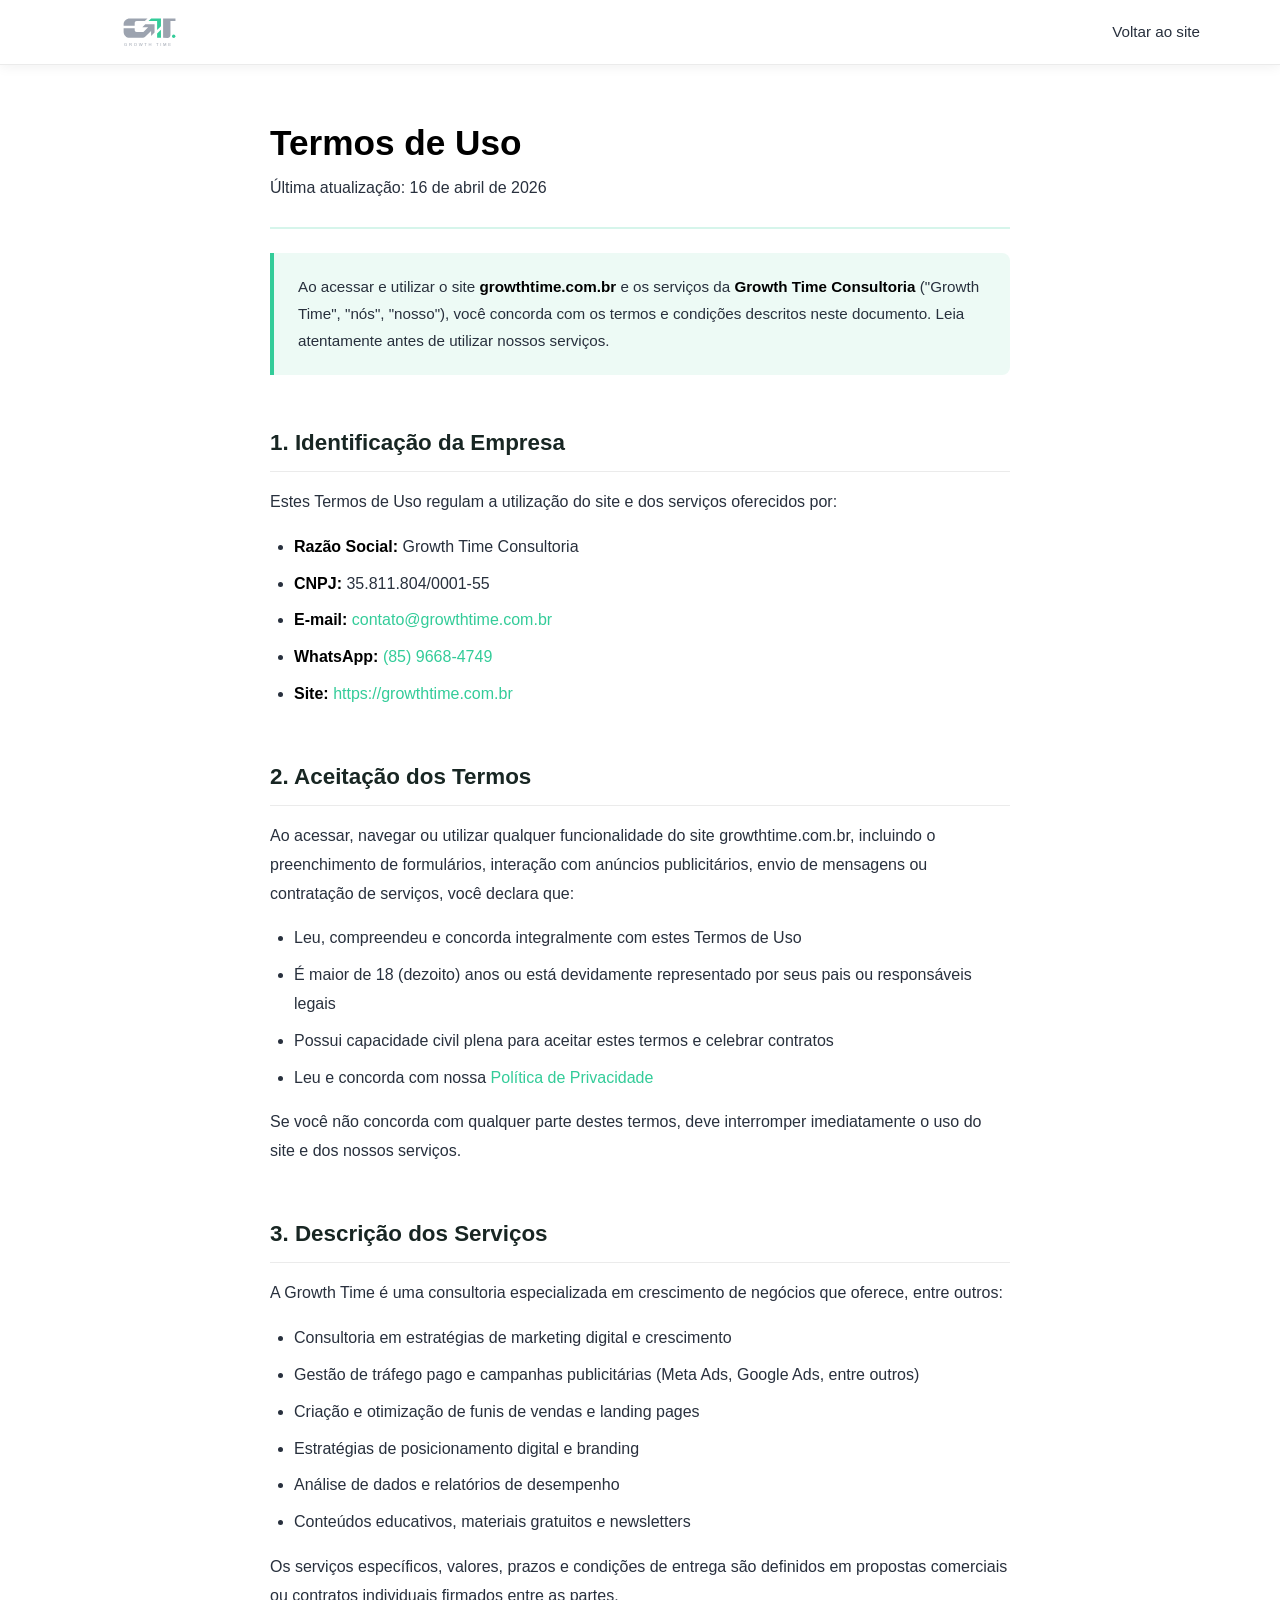
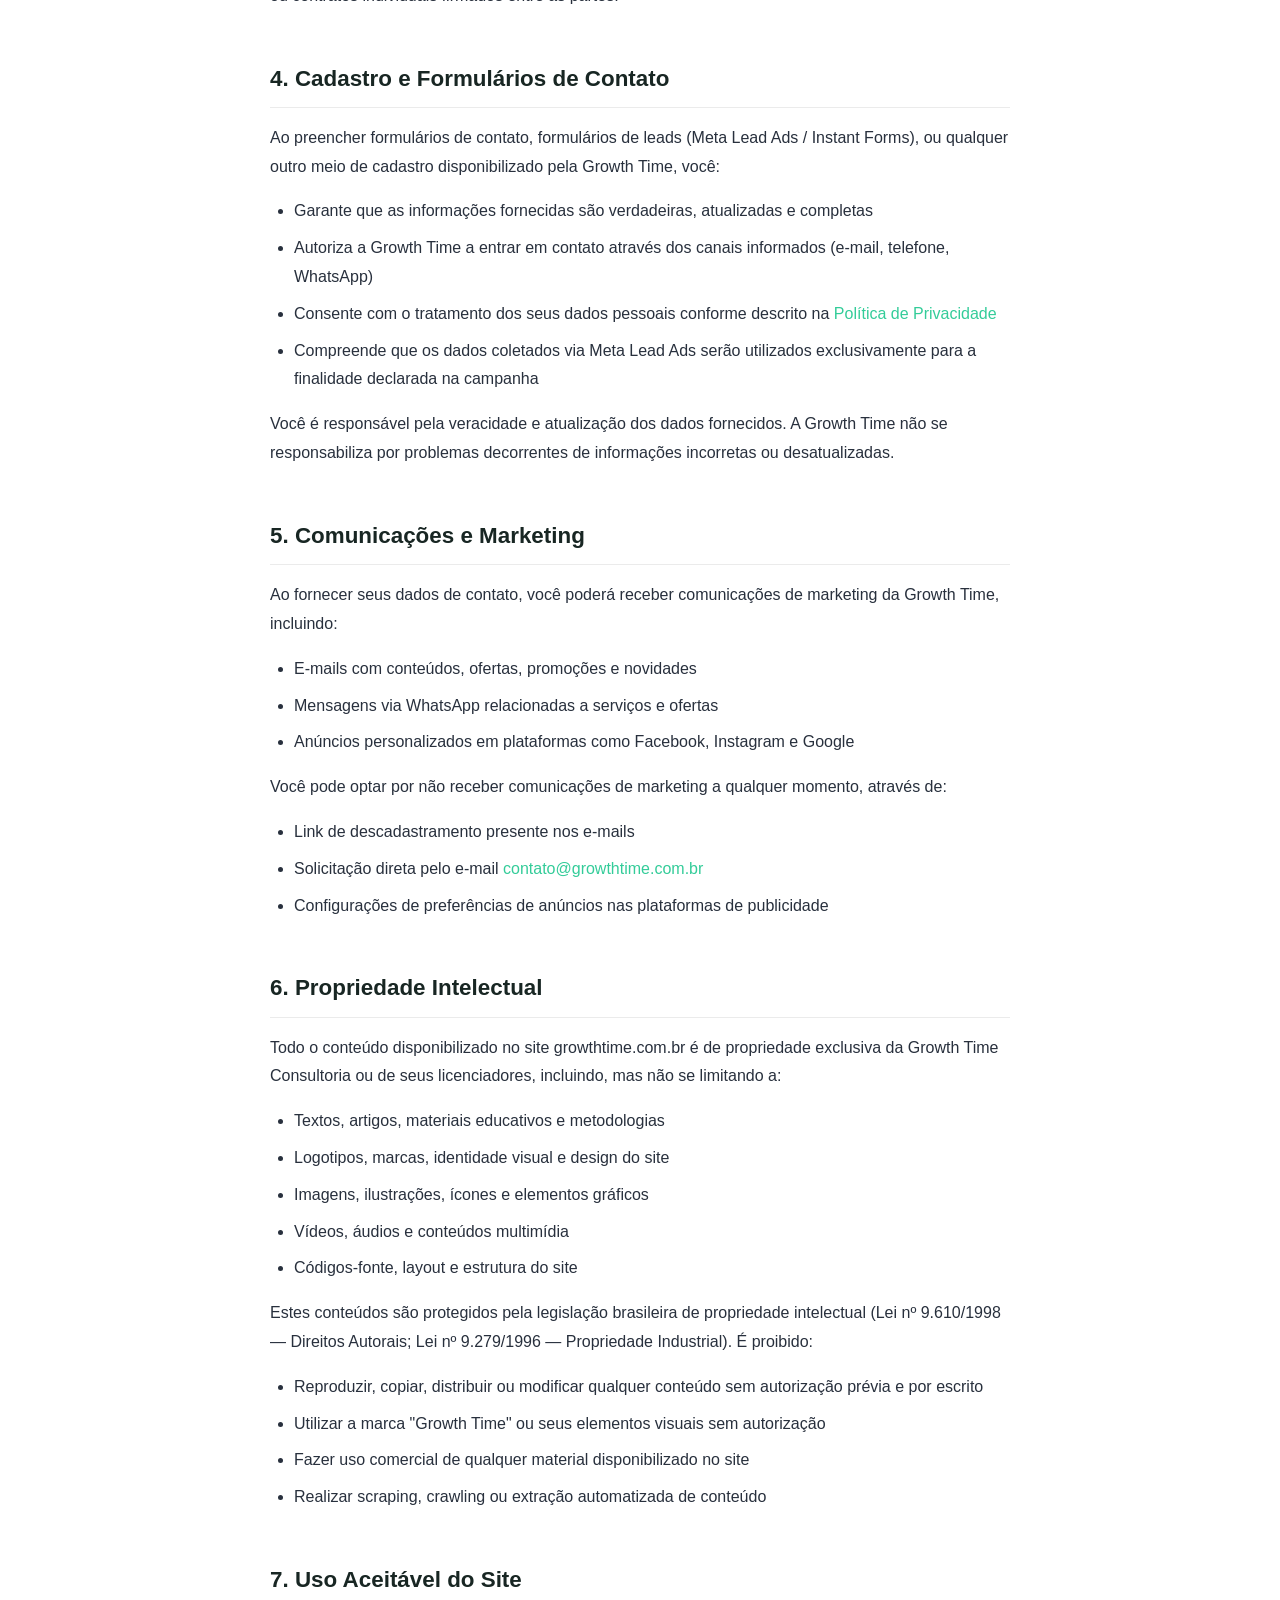
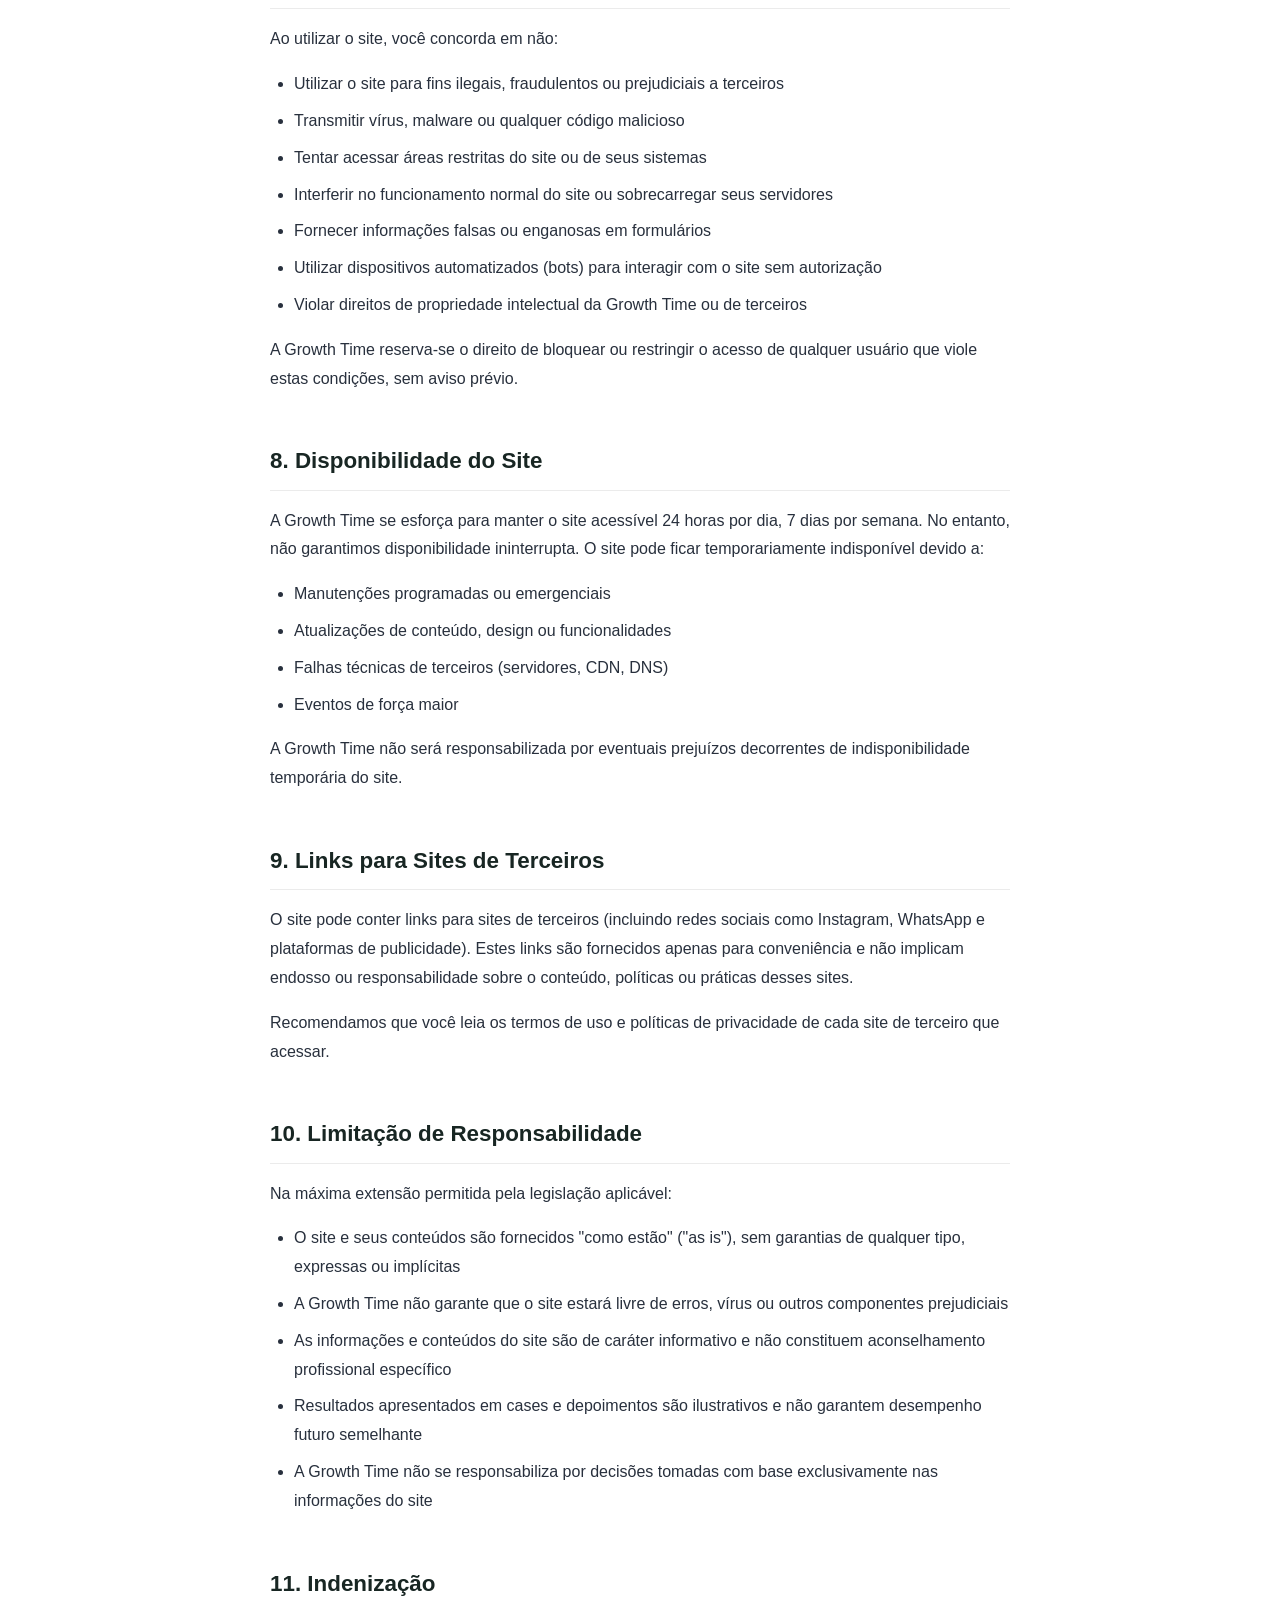
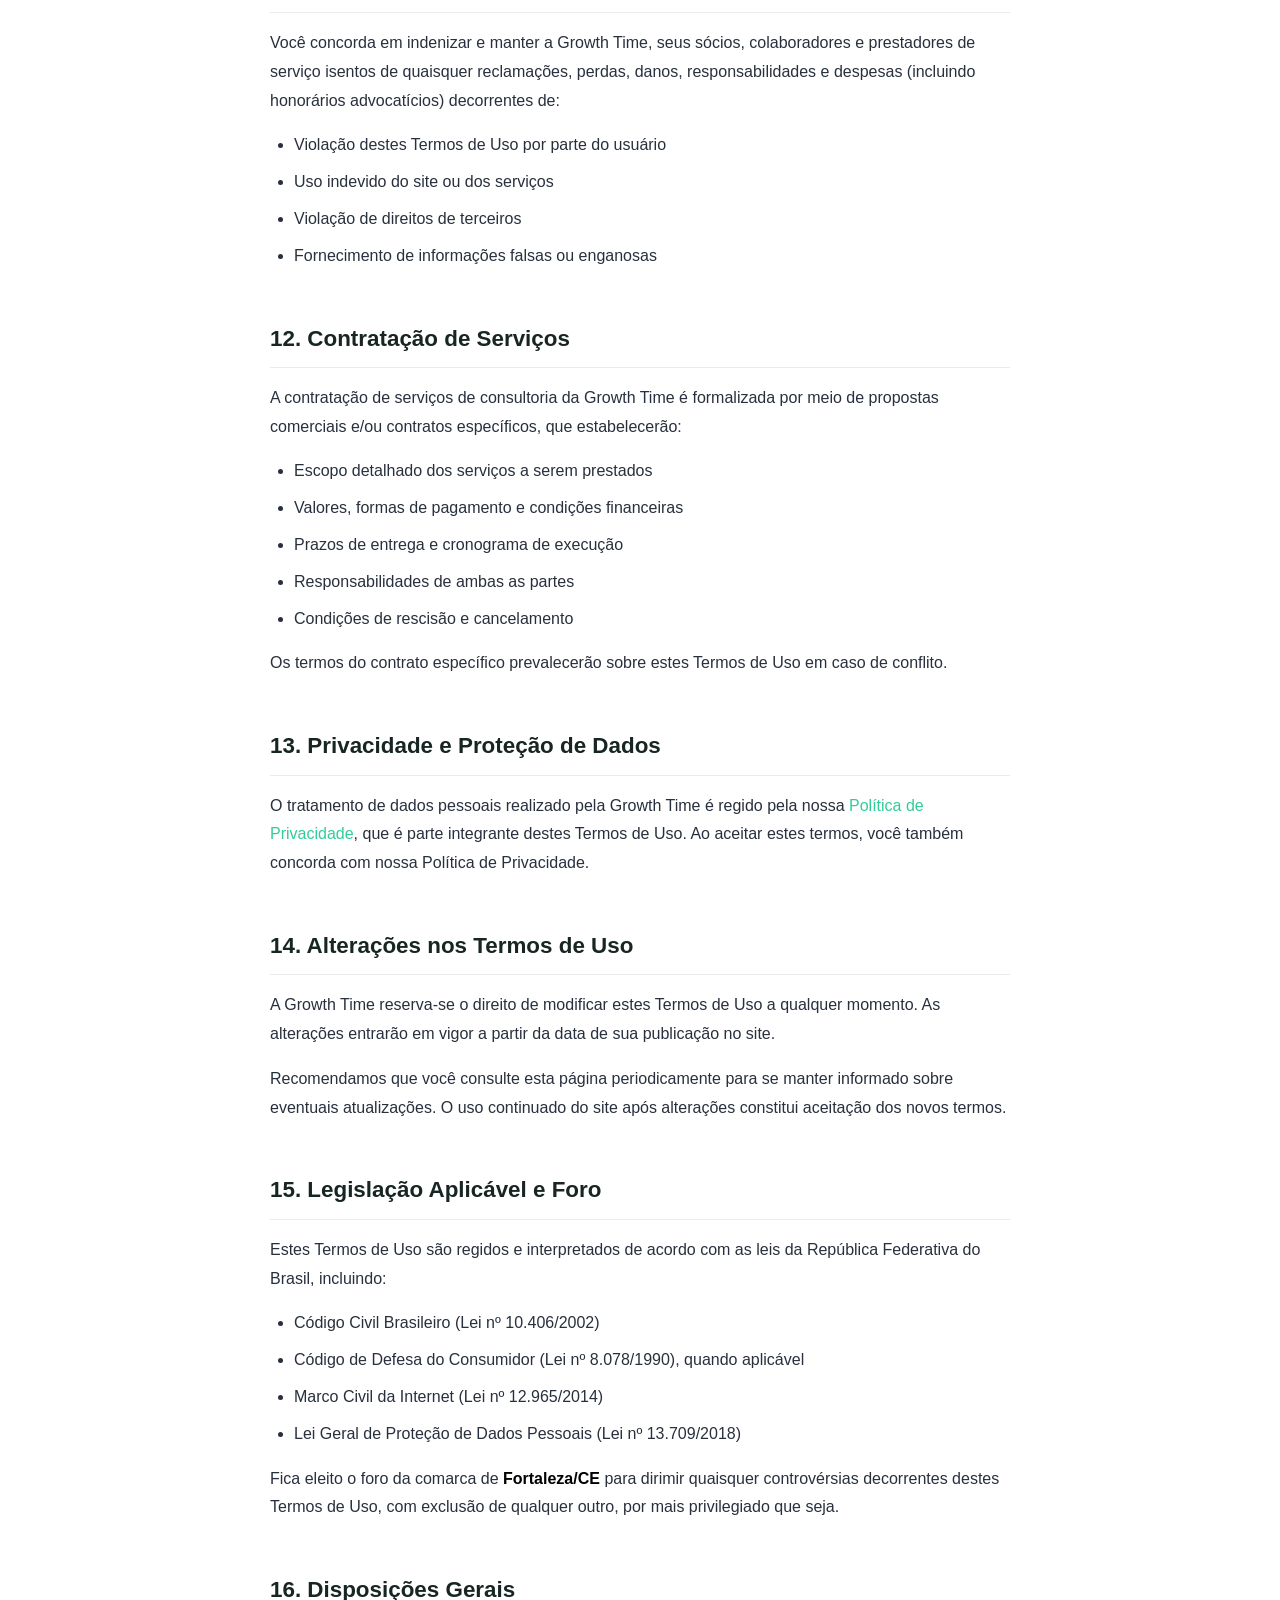
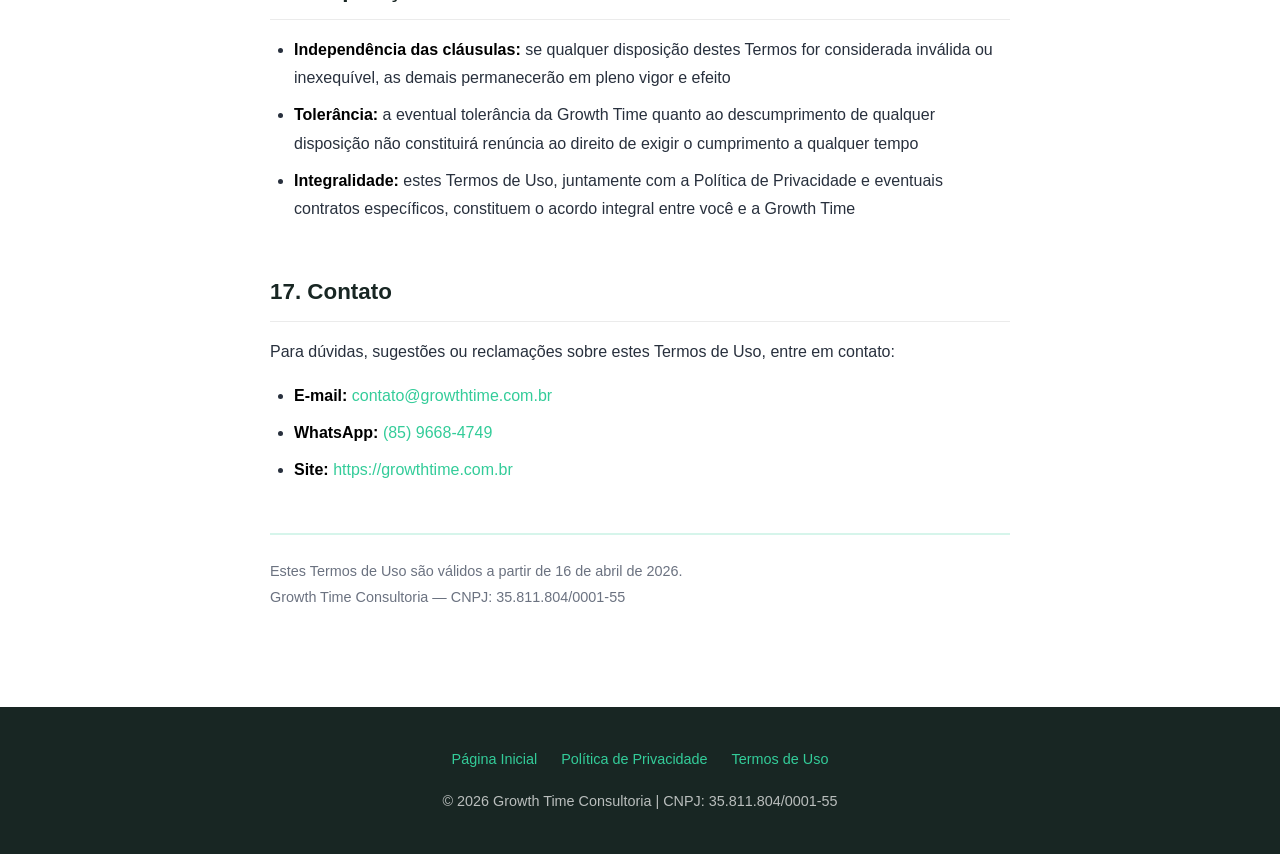
<file: termos-de-uso/index.html>
<!DOCTYPE html>
<html lang="pt-BR">
<head>
  <meta charset="UTF-8">
  <meta name="viewport" content="width=device-width, initial-scale=1.0">
  <title>Termos de Uso - Growth Time</title>
  <meta name="description" content="Termos de Uso do site Growth Time Consultoria. Conheça as condições de uso dos nossos serviços e conteúdos.">
  <link rel="canonical" href="https://growthtime.com.br/termos-de-uso/">
  <style>
    *, *::before, *::after {
      margin: 0;
      padding: 0;
      box-sizing: border-box;
    }

    :root {
      --primary: #33cc99;
      --primary-light: #40d9a4;
      --primary-dark: #182623;
      --primary-bg: rgba(51, 204, 153, 0.08);
      --primary-border: rgba(51, 204, 153, 0.2);
      --bg-white: #FFFFFF;
      --bg-light: #f6f7f7;
      --bg-green-soft: #edfaf5;
      --text-dark: #000000;
      --text-body: #28303D;
      --text-muted: #39414D;
      --text-light: #6b7280;
      --border: rgba(0, 0, 0, 0.08);
      --shadow-sm: 0 1px 3px rgba(0,0,0,0.06);
      --shadow-md: 0 4px 20px rgba(0,0,0,0.08);
    }

    html {
      scroll-behavior: smooth;
    }

    body {
      font-family: -apple-system, BlinkMacSystemFont, 'Segoe UI', 'Roboto', 'Oxygen-Sans', 'Ubuntu', 'Cantarell', 'Helvetica Neue', sans-serif;
      background: var(--bg-white);
      color: var(--text-body);
      line-height: 1.8;
      overflow-x: hidden;
    }

    /* HEADER */
    header {
      position: fixed;
      top: 0;
      left: 0;
      right: 0;
      z-index: 1000;
      background: rgba(255, 255, 255, 0.97);
      backdrop-filter: blur(20px);
      -webkit-backdrop-filter: blur(20px);
      border-bottom: 1px solid var(--border);
      box-shadow: 0 2px 12px rgba(0,0,0,0.06);
    }

    .header-inner {
      max-width: 1200px;
      margin: 0 auto;
      padding: 16px 40px;
      display: flex;
      align-items: center;
      justify-content: space-between;
    }

    .logo-link {
      display: flex;
      align-items: center;
      text-decoration: none;
      gap: 10px;
    }

    .logo-link img {
      height: 32px;
    }

    .header-nav a {
      color: var(--text-body);
      text-decoration: none;
      font-size: 0.95rem;
      font-weight: 500;
      transition: color 0.2s;
    }

    .header-nav a:hover {
      color: var(--primary);
    }

    /* MAIN CONTENT */
    .legal-page {
      max-width: 820px;
      margin: 0 auto;
      padding: 120px 40px 80px;
    }

    .legal-page h1 {
      font-size: 2.2rem;
      font-weight: 700;
      color: var(--text-dark);
      margin-bottom: 8px;
      line-height: 1.3;
    }

    .legal-date {
      font-size: 0.95rem;
      color: var(--text-light);
      margin-bottom: 40px;
      padding-bottom: 24px;
      border-bottom: 2px solid var(--primary-border);
    }

    .legal-page h2 {
      font-size: 1.4rem;
      font-weight: 700;
      color: var(--primary-dark);
      margin-top: 48px;
      margin-bottom: 16px;
      padding-bottom: 8px;
      border-bottom: 1px solid var(--border);
    }

    .legal-page h3 {
      font-size: 1.1rem;
      font-weight: 600;
      color: var(--text-dark);
      margin-top: 28px;
      margin-bottom: 12px;
    }

    .legal-page p {
      margin-bottom: 16px;
      color: var(--text-body);
      font-size: 1rem;
    }

    .legal-page ul, .legal-page ol {
      margin-bottom: 16px;
      padding-left: 24px;
    }

    .legal-page li {
      margin-bottom: 8px;
      color: var(--text-body);
      font-size: 1rem;
    }

    .legal-page strong {
      color: var(--text-dark);
    }

    .legal-page a {
      color: var(--primary);
      text-decoration: none;
      font-weight: 500;
    }

    .legal-page a:hover {
      text-decoration: underline;
    }

    .highlight-box {
      background: var(--bg-green-soft);
      border-left: 4px solid var(--primary);
      padding: 20px 24px;
      margin: 24px 0;
      border-radius: 0 8px 8px 0;
    }

    .highlight-box p {
      margin-bottom: 0;
      font-size: 0.95rem;
    }

    /* FOOTER */
    footer {
      background: var(--primary-dark);
      color: rgba(255,255,255,0.7);
      padding: 40px;
      text-align: center;
      font-size: 0.9rem;
    }

    footer a {
      color: var(--primary);
      text-decoration: none;
    }

    footer a:hover {
      text-decoration: underline;
    }

    .footer-links {
      margin-bottom: 16px;
      display: flex;
      gap: 24px;
      justify-content: center;
      flex-wrap: wrap;
    }

    /* RESPONSIVE */
    @media (max-width: 768px) {
      .legal-page {
        padding: 100px 20px 60px;
      }

      .legal-page h1 {
        font-size: 1.6rem;
      }

      .legal-page h2 {
        font-size: 1.2rem;
      }

      .header-inner {
        padding: 14px 20px;
      }
    }
  </style>
</head>
<body>

  <!-- HEADER -->
  <header>
    <div class="header-inner">
      <a href="https://growthtime.com.br" class="logo-link">
        <img src="../images/GT_logo_logo_horizontal_cinzaverde.svg" alt="Growth Time" width="140" height="32">
      </a>
      <nav class="header-nav">
        <a href="https://growthtime.com.br">Voltar ao site</a>
      </nav>
    </div>
  </header>

  <!-- CONTEÚDO -->
  <main class="legal-page">
    <h1>Termos de Uso</h1>
    <p class="legal-date">Última atualização: 16 de abril de 2026</p>

    <div class="highlight-box">
      <p>Ao acessar e utilizar o site <strong>growthtime.com.br</strong> e os serviços da <strong>Growth Time Consultoria</strong> ("Growth Time", "nós", "nosso"), você concorda com os termos e condições descritos neste documento. Leia atentamente antes de utilizar nossos serviços.</p>
    </div>

    <!-- 1 -->
    <h2>1. Identificação da Empresa</h2>
    <p>Estes Termos de Uso regulam a utilização do site e dos serviços oferecidos por:</p>
    <ul>
      <li><strong>Razão Social:</strong> Growth Time Consultoria</li>
      <li><strong>CNPJ:</strong> 35.811.804/0001-55</li>
      <li><strong>E-mail:</strong> <a href="mailto:contato@growthtime.com.br">contato@growthtime.com.br</a></li>
      <li><strong>WhatsApp:</strong> <a href="https://wa.me/558596684749">(85) 9668-4749</a></li>
      <li><strong>Site:</strong> <a href="https://growthtime.com.br">https://growthtime.com.br</a></li>
    </ul>

    <!-- 2 -->
    <h2>2. Aceitação dos Termos</h2>
    <p>Ao acessar, navegar ou utilizar qualquer funcionalidade do site growthtime.com.br, incluindo o preenchimento de formulários, interação com anúncios publicitários, envio de mensagens ou contratação de serviços, você declara que:</p>
    <ul>
      <li>Leu, compreendeu e concorda integralmente com estes Termos de Uso</li>
      <li>É maior de 18 (dezoito) anos ou está devidamente representado por seus pais ou responsáveis legais</li>
      <li>Possui capacidade civil plena para aceitar estes termos e celebrar contratos</li>
      <li>Leu e concorda com nossa <a href="https://growthtime.com.br/politica-de-privacidade/">Política de Privacidade</a></li>
    </ul>
    <p>Se você não concorda com qualquer parte destes termos, deve interromper imediatamente o uso do site e dos nossos serviços.</p>

    <!-- 3 -->
    <h2>3. Descrição dos Serviços</h2>
    <p>A Growth Time é uma consultoria especializada em crescimento de negócios que oferece, entre outros:</p>
    <ul>
      <li>Consultoria em estratégias de marketing digital e crescimento</li>
      <li>Gestão de tráfego pago e campanhas publicitárias (Meta Ads, Google Ads, entre outros)</li>
      <li>Criação e otimização de funis de vendas e landing pages</li>
      <li>Estratégias de posicionamento digital e branding</li>
      <li>Análise de dados e relatórios de desempenho</li>
      <li>Conteúdos educativos, materiais gratuitos e newsletters</li>
    </ul>
    <p>Os serviços específicos, valores, prazos e condições de entrega são definidos em propostas comerciais ou contratos individuais firmados entre as partes.</p>

    <!-- 4 -->
    <h2>4. Cadastro e Formulários de Contato</h2>
    <p>Ao preencher formulários de contato, formulários de leads (Meta Lead Ads / Instant Forms), ou qualquer outro meio de cadastro disponibilizado pela Growth Time, você:</p>
    <ul>
      <li>Garante que as informações fornecidas são verdadeiras, atualizadas e completas</li>
      <li>Autoriza a Growth Time a entrar em contato através dos canais informados (e-mail, telefone, WhatsApp)</li>
      <li>Consente com o tratamento dos seus dados pessoais conforme descrito na <a href="https://growthtime.com.br/politica-de-privacidade/">Política de Privacidade</a></li>
      <li>Compreende que os dados coletados via Meta Lead Ads serão utilizados exclusivamente para a finalidade declarada na campanha</li>
    </ul>
    <p>Você é responsável pela veracidade e atualização dos dados fornecidos. A Growth Time não se responsabiliza por problemas decorrentes de informações incorretas ou desatualizadas.</p>

    <!-- 5 -->
    <h2>5. Comunicações e Marketing</h2>
    <p>Ao fornecer seus dados de contato, você poderá receber comunicações de marketing da Growth Time, incluindo:</p>
    <ul>
      <li>E-mails com conteúdos, ofertas, promoções e novidades</li>
      <li>Mensagens via WhatsApp relacionadas a serviços e ofertas</li>
      <li>Anúncios personalizados em plataformas como Facebook, Instagram e Google</li>
    </ul>
    <p>Você pode optar por não receber comunicações de marketing a qualquer momento, através de:</p>
    <ul>
      <li>Link de descadastramento presente nos e-mails</li>
      <li>Solicitação direta pelo e-mail <a href="mailto:contato@growthtime.com.br">contato@growthtime.com.br</a></li>
      <li>Configurações de preferências de anúncios nas plataformas de publicidade</li>
    </ul>

    <!-- 6 -->
    <h2>6. Propriedade Intelectual</h2>
    <p>Todo o conteúdo disponibilizado no site growthtime.com.br é de propriedade exclusiva da Growth Time Consultoria ou de seus licenciadores, incluindo, mas não se limitando a:</p>
    <ul>
      <li>Textos, artigos, materiais educativos e metodologias</li>
      <li>Logotipos, marcas, identidade visual e design do site</li>
      <li>Imagens, ilustrações, ícones e elementos gráficos</li>
      <li>Vídeos, áudios e conteúdos multimídia</li>
      <li>Códigos-fonte, layout e estrutura do site</li>
    </ul>
    <p>Estes conteúdos são protegidos pela legislação brasileira de propriedade intelectual (Lei nº 9.610/1998 — Direitos Autorais; Lei nº 9.279/1996 — Propriedade Industrial). É proibido:</p>
    <ul>
      <li>Reproduzir, copiar, distribuir ou modificar qualquer conteúdo sem autorização prévia e por escrito</li>
      <li>Utilizar a marca "Growth Time" ou seus elementos visuais sem autorização</li>
      <li>Fazer uso comercial de qualquer material disponibilizado no site</li>
      <li>Realizar scraping, crawling ou extração automatizada de conteúdo</li>
    </ul>

    <!-- 7 -->
    <h2>7. Uso Aceitável do Site</h2>
    <p>Ao utilizar o site, você concorda em não:</p>
    <ul>
      <li>Utilizar o site para fins ilegais, fraudulentos ou prejudiciais a terceiros</li>
      <li>Transmitir vírus, malware ou qualquer código malicioso</li>
      <li>Tentar acessar áreas restritas do site ou de seus sistemas</li>
      <li>Interferir no funcionamento normal do site ou sobrecarregar seus servidores</li>
      <li>Fornecer informações falsas ou enganosas em formulários</li>
      <li>Utilizar dispositivos automatizados (bots) para interagir com o site sem autorização</li>
      <li>Violar direitos de propriedade intelectual da Growth Time ou de terceiros</li>
    </ul>
    <p>A Growth Time reserva-se o direito de bloquear ou restringir o acesso de qualquer usuário que viole estas condições, sem aviso prévio.</p>

    <!-- 8 -->
    <h2>8. Disponibilidade do Site</h2>
    <p>A Growth Time se esforça para manter o site acessível 24 horas por dia, 7 dias por semana. No entanto, não garantimos disponibilidade ininterrupta. O site pode ficar temporariamente indisponível devido a:</p>
    <ul>
      <li>Manutenções programadas ou emergenciais</li>
      <li>Atualizações de conteúdo, design ou funcionalidades</li>
      <li>Falhas técnicas de terceiros (servidores, CDN, DNS)</li>
      <li>Eventos de força maior</li>
    </ul>
    <p>A Growth Time não será responsabilizada por eventuais prejuízos decorrentes de indisponibilidade temporária do site.</p>

    <!-- 9 -->
    <h2>9. Links para Sites de Terceiros</h2>
    <p>O site pode conter links para sites de terceiros (incluindo redes sociais como Instagram, WhatsApp e plataformas de publicidade). Estes links são fornecidos apenas para conveniência e não implicam endosso ou responsabilidade sobre o conteúdo, políticas ou práticas desses sites.</p>
    <p>Recomendamos que você leia os termos de uso e políticas de privacidade de cada site de terceiro que acessar.</p>

    <!-- 10 -->
    <h2>10. Limitação de Responsabilidade</h2>
    <p>Na máxima extensão permitida pela legislação aplicável:</p>
    <ul>
      <li>O site e seus conteúdos são fornecidos "como estão" ("as is"), sem garantias de qualquer tipo, expressas ou implícitas</li>
      <li>A Growth Time não garante que o site estará livre de erros, vírus ou outros componentes prejudiciais</li>
      <li>As informações e conteúdos do site são de caráter informativo e não constituem aconselhamento profissional específico</li>
      <li>Resultados apresentados em cases e depoimentos são ilustrativos e não garantem desempenho futuro semelhante</li>
      <li>A Growth Time não se responsabiliza por decisões tomadas com base exclusivamente nas informações do site</li>
    </ul>

    <!-- 11 -->
    <h2>11. Indenização</h2>
    <p>Você concorda em indenizar e manter a Growth Time, seus sócios, colaboradores e prestadores de serviço isentos de quaisquer reclamações, perdas, danos, responsabilidades e despesas (incluindo honorários advocatícios) decorrentes de:</p>
    <ul>
      <li>Violação destes Termos de Uso por parte do usuário</li>
      <li>Uso indevido do site ou dos serviços</li>
      <li>Violação de direitos de terceiros</li>
      <li>Fornecimento de informações falsas ou enganosas</li>
    </ul>

    <!-- 12 -->
    <h2>12. Contratação de Serviços</h2>
    <p>A contratação de serviços de consultoria da Growth Time é formalizada por meio de propostas comerciais e/ou contratos específicos, que estabelecerão:</p>
    <ul>
      <li>Escopo detalhado dos serviços a serem prestados</li>
      <li>Valores, formas de pagamento e condições financeiras</li>
      <li>Prazos de entrega e cronograma de execução</li>
      <li>Responsabilidades de ambas as partes</li>
      <li>Condições de rescisão e cancelamento</li>
    </ul>
    <p>Os termos do contrato específico prevalecerão sobre estes Termos de Uso em caso de conflito.</p>

    <!-- 13 -->
    <h2>13. Privacidade e Proteção de Dados</h2>
    <p>O tratamento de dados pessoais realizado pela Growth Time é regido pela nossa <a href="https://growthtime.com.br/politica-de-privacidade/">Política de Privacidade</a>, que é parte integrante destes Termos de Uso. Ao aceitar estes termos, você também concorda com nossa Política de Privacidade.</p>

    <!-- 14 -->
    <h2>14. Alterações nos Termos de Uso</h2>
    <p>A Growth Time reserva-se o direito de modificar estes Termos de Uso a qualquer momento. As alterações entrarão em vigor a partir da data de sua publicação no site.</p>
    <p>Recomendamos que você consulte esta página periodicamente para se manter informado sobre eventuais atualizações. O uso continuado do site após alterações constitui aceitação dos novos termos.</p>

    <!-- 15 -->
    <h2>15. Legislação Aplicável e Foro</h2>
    <p>Estes Termos de Uso são regidos e interpretados de acordo com as leis da República Federativa do Brasil, incluindo:</p>
    <ul>
      <li>Código Civil Brasileiro (Lei nº 10.406/2002)</li>
      <li>Código de Defesa do Consumidor (Lei nº 8.078/1990), quando aplicável</li>
      <li>Marco Civil da Internet (Lei nº 12.965/2014)</li>
      <li>Lei Geral de Proteção de Dados Pessoais (Lei nº 13.709/2018)</li>
    </ul>
    <p>Fica eleito o foro da comarca de <strong>Fortaleza/CE</strong> para dirimir quaisquer controvérsias decorrentes destes Termos de Uso, com exclusão de qualquer outro, por mais privilegiado que seja.</p>

    <!-- 16 -->
    <h2>16. Disposições Gerais</h2>
    <ul>
      <li><strong>Independência das cláusulas:</strong> se qualquer disposição destes Termos for considerada inválida ou inexequível, as demais permanecerão em pleno vigor e efeito</li>
      <li><strong>Tolerância:</strong> a eventual tolerância da Growth Time quanto ao descumprimento de qualquer disposição não constituirá renúncia ao direito de exigir o cumprimento a qualquer tempo</li>
      <li><strong>Integralidade:</strong> estes Termos de Uso, juntamente com a Política de Privacidade e eventuais contratos específicos, constituem o acordo integral entre você e a Growth Time</li>
    </ul>

    <!-- 17 -->
    <h2>17. Contato</h2>
    <p>Para dúvidas, sugestões ou reclamações sobre estes Termos de Uso, entre em contato:</p>
    <ul>
      <li><strong>E-mail:</strong> <a href="mailto:contato@growthtime.com.br">contato@growthtime.com.br</a></li>
      <li><strong>WhatsApp:</strong> <a href="https://wa.me/558596684749">(85) 9668-4749</a></li>
      <li><strong>Site:</strong> <a href="https://growthtime.com.br">https://growthtime.com.br</a></li>
    </ul>

    <p style="margin-top: 48px; padding-top: 24px; border-top: 2px solid var(--primary-border); font-size: 0.9rem; color: var(--text-light);">
      Estes Termos de Uso são válidos a partir de 16 de abril de 2026.<br>
      Growth Time Consultoria — CNPJ: 35.811.804/0001-55
    </p>
  </main>

  <!-- FOOTER -->
  <footer>
    <div class="footer-links">
      <a href="https://growthtime.com.br">Página Inicial</a>
      <a href="https://growthtime.com.br/politica-de-privacidade/">Política de Privacidade</a>
      <a href="https://growthtime.com.br/termos-de-uso/">Termos de Uso</a>
    </div>
    <p>&copy; 2026 Growth Time Consultoria | CNPJ: 35.811.804/0001-55</p>
  </footer>

</body>
</html>
</file>
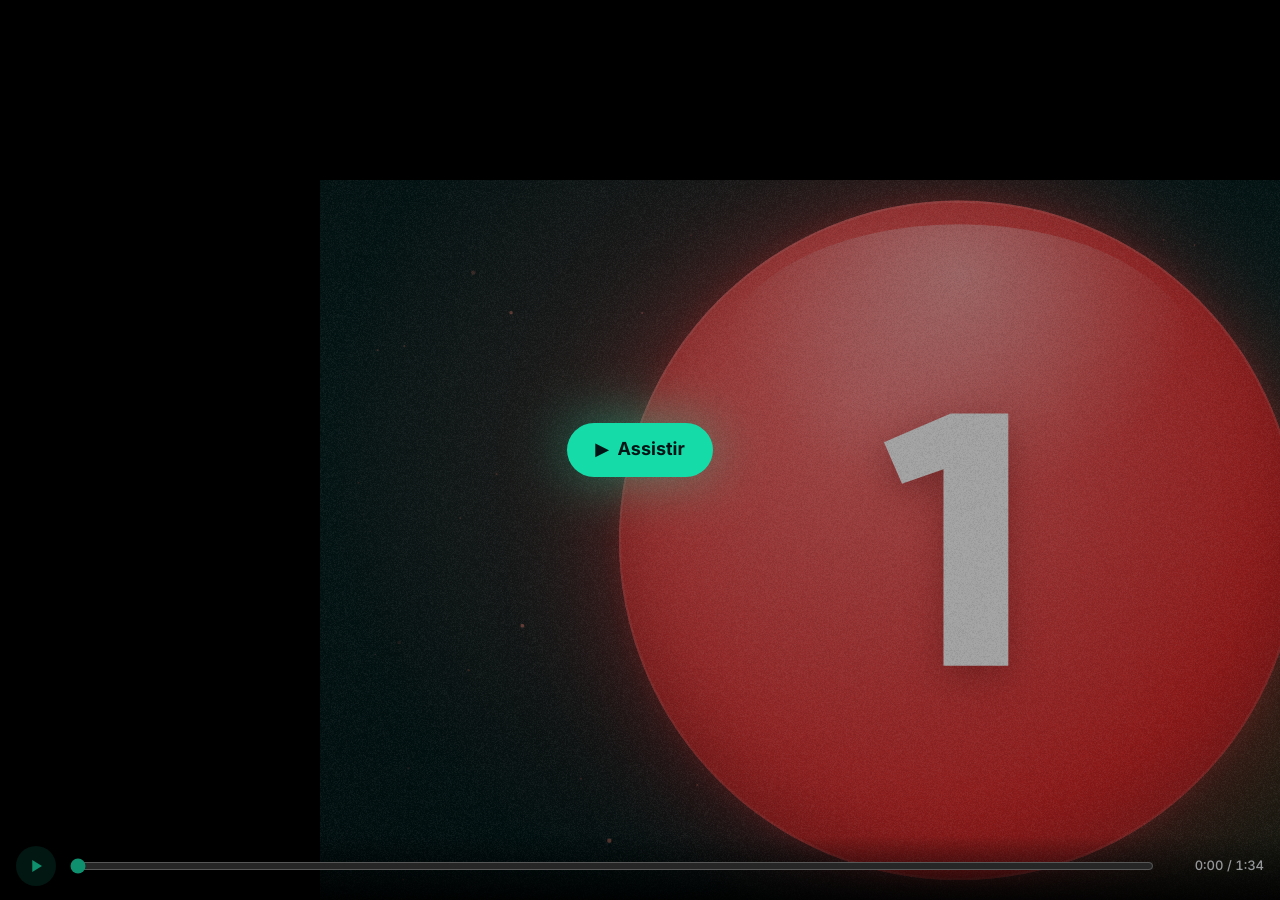
<file: video/index.html>
<!doctype html>
<html lang="pt-BR">
<head>
  <meta charset="utf-8">
  <meta name="viewport" content="width=device-width, initial-scale=1">
  <title>GTR — Growth Time Results</title>
  <meta name="description" content="Vídeo motion graphics de apresentação do GTR — o sistema de vendas da Growth Time.">
  <link rel="stylesheet" href="css/base.css">
  <script src="vendor/gsap.min.js"></script>
  <script src="js/icons.js"></script>
  <script src="js/lib.js"></script>
  <script src="js/engine.js"></script>
  <script src="js/kit.js"></script>
</head>
<body>
  <div id="viewport"><div id="stage"></div></div>
  <audio id="soundtrack" data-src="audio/gtr-soundtrack.mp3" preload="auto"></audio>
  <div id="startOverlay"><span>▶&nbsp; Assistir</span></div>
  <div id="controls">
    <button id="playBtn" type="button" aria-label="Reproduzir"></button>
    <input id="scrub" type="range" min="0" max="1" value="0" step="0.0167" aria-label="Linha do tempo">
    <span id="time">0:00</span>
  </div>
  <!-- scenes (each file calls GTR.scene) -->
  <!-- scenes:start -->
  <script src="scenes/space.js"></script>
  <script src="scenes/fx.js"></script>
  <script src="scenes/dor-caos.js"></script>
  <script src="scenes/dor-banido.js"></script>
  <script src="scenes/dor-dinheiro.js"></script>
  <script src="scenes/dor-sumiu.js"></script>
  <script src="scenes/ponto-final.js"></script>
  <script src="scenes/fix-ia.js"></script>
  <script src="scenes/fix-oficial.js"></script>
  <script src="scenes/fix-rastreio.js"></script>
  <script src="scenes/fix-guto.js"></script>
  <script src="scenes/dashboard-funil.js"></script>
  <script src="scenes/modo-tv.js"></script>
  <script src="scenes/montagem.js"></script>
  <script src="scenes/sob-o-capo.js"></script>
  <script src="scenes/prova.js"></script>
  <script src="scenes/cta-final.js"></script>
  <!-- scenes:end -->
  <script src="js/timeline.js"></script>
</body>
</html>
</file>
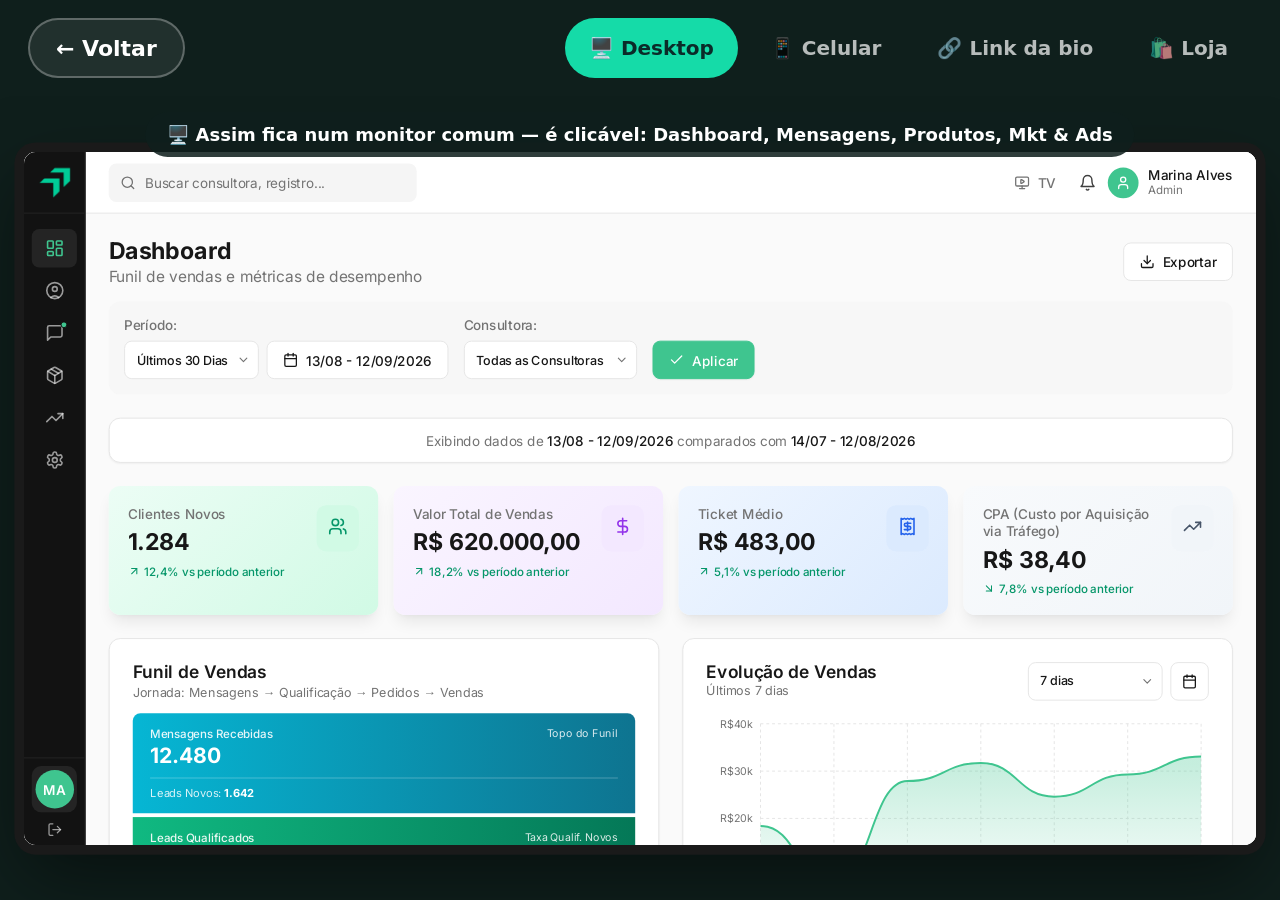
<file: evento/sistema/index.html>
<!DOCTYPE html>
<html lang="pt-BR">
<head>
<meta charset="utf-8">
<meta name="viewport" content="width=device-width, initial-scale=1">
<meta name="robots" content="noindex">
<title>Growth Time — o sistema por dentro</title>
<!-- Evento: o sistema (prévia "Moda Fashion") em tela cheia no telão, com botão de voltar pra
     apresentação e seletor Desktop / Celular / Link da bio / Loja. Sem toque por 4 min → volta sozinho. -->
<style>
  html, body { margin: 0; height: 100%; overflow: hidden; background: #0f1f1c; font-family: 'Inter', system-ui, -apple-system, 'Segoe UI', sans-serif; }
  #bar { position: absolute; left: 0; right: 0; top: 0; height: 96px; display: flex; align-items: center; justify-content: space-between; gap: 16px; padding: 0 28px; background: #0f1f1c; color: #fff; z-index: 5; }
  #back { display: inline-flex; align-items: center; gap: 10px; height: 60px; padding: 0 26px; white-space: nowrap; border-radius: 999px; border: 2px solid rgba(255,255,255,.28); background: rgba(255,255,255,.08); color: #fff; font: 700 22px 'Inter', system-ui, sans-serif; cursor: pointer; }
  #back:active { background: rgba(255,255,255,.18); }
  #tabs { display: flex; gap: 8px; }
  #tabs button { height: 60px; padding: 0 22px; border-radius: 999px; border: 2px solid transparent; background: transparent; color: rgba(255,255,255,.7); font: 700 20px 'Inter', system-ui, sans-serif; cursor: pointer; white-space: nowrap; }
  #tabs button.on { background: #15dba8; color: #0b2b29; }
  #stage { position: absolute; left: 0; right: 0; top: 96px; bottom: 0; overflow: hidden; background: #fafafa; }
  #stage { background: #0f1f1c; }
  #frame { border: 0; position: absolute; transform-origin: 0 0; background: #fafafa; border-radius: 12px; box-shadow: 0 0 0 10px #1a1a1a, 0 30px 80px rgba(0,0,0,.5); } /* desktop = moldura de monitor */
  #stage.phone #frame { border-radius: 44px; box-shadow: 0 0 0 10px #1a1a1a, 0 30px 80px rgba(0,0,0,.45); }
  #hint { position: absolute; left: 50%; top: 112px; transform: translateX(-50%); z-index: 6; padding: 12px 22px; border-radius: 999px; background: rgba(15,31,28,.86); color: #fff; font: 700 18px 'Inter', system-ui, sans-serif; white-space: nowrap; pointer-events: none; opacity: 0; transition: opacity .3s; }
  #hint.show { opacity: 1; }
</style>
</head>
<body>
<div id="bar">
  <button id="back" type="button">← Voltar</button>
  <div id="tabs">
    <button type="button" data-v="desktop">🖥️ Desktop</button>
    <button type="button" data-v="mobile">📱 Celular</button>
    <button type="button" data-v="bio">🔗 Link da bio</button>
    <button type="button" data-v="loja">🛍️ Loja</button>
  </div>
</div>
<div id="stage"><iframe id="frame" title="Sistema GT — prévia"></iframe></div>
<div id="hint"></div>
<script>
(function () {
  var IDLE_MS = 4 * 60 * 1000; // sem toque → volta pra apresentação
  var SRC = { desktop: '/system/index.html', mobile: '/system/index.html?view=mobile', bio: '/system/index.html?view=bio', loja: '/system/index.html?view=loja' };
  var HINT = { desktop: '🖥️ Assim fica num monitor comum — é clicável: Dashboard, Mensagens, Produtos, Mkt & Ads', mobile: '📱 Assim a vendedora usa no celular', bio: '🔗 O link da bio como a cliente vê — toque no botão e veja o rodízio', loja: '🛍️ Toque numa peça e depois na sacola para ver o pedido por grade' };
  var stage = document.getElementById('stage'), frame = document.getElementById('frame'), hint = document.getElementById('hint');
  var tabs = [].slice.call(document.querySelectorAll('#tabs button'));
  var view = new URLSearchParams(location.search).get('view');
  if (!SRC[view]) view = 'desktop';

  function fit() {
    var W = stage.clientWidth, H = stage.clientHeight;
    if (view === 'desktop') {
      // desktop: TRAVADO no formato de monitor comum (16:9, 1280×720 lógicos), centralizado —
      // de propósito não se adapta à tela alta: o cliente vê como fica num computador de verdade
      var pad = 24, s = Math.min((W - pad * 2) / 1280, (H - pad * 2) / 720);
      frame.style.width = '1280px'; frame.style.height = '720px';
      frame.style.transform = 'scale(' + s + ')';
      frame.style.left = Math.round((W - 1280 * s) / 2) + 'px'; frame.style.top = Math.round((H - 720 * s) / 2) + 'px';
    } else {
      // celular: 414×820 lógicos, ampliado até caber na altura, centralizado como um aparelho
      var pad = 36, s2 = Math.min((W - pad * 2) / 414, (H - pad * 2) / 820);
      frame.style.width = '414px'; frame.style.height = '820px';
      frame.style.transform = 'scale(' + s2 + ')';
      frame.style.left = Math.round((W - 414 * s2) / 2) + 'px'; frame.style.top = Math.round((H - 820 * s2) / 2) + 'px';
    }
  }
  function setView(v) {
    view = v;
    stage.classList.toggle('phone', v !== 'desktop');
    tabs.forEach(function (b) { b.classList.toggle('on', b.getAttribute('data-v') === v); });
    fit();
    frame.src = SRC[v];
    hint.textContent = HINT[v]; hint.classList.add('show');
    clearTimeout(hint._t); hint._t = setTimeout(function () { hint.classList.remove('show'); }, 6000);
    try { history.replaceState(null, '', '?view=' + v); } catch (e) {}
  }
  tabs.forEach(function (b) { b.addEventListener('click', function () { if (b.getAttribute('data-v') !== view) setView(b.getAttribute('data-v')); }); });
  document.getElementById('back').addEventListener('click', function () { location.href = '/evento/'; });
  window.addEventListener('resize', fit);

  // sem ninguém mexendo por 4 min, volta pra apresentação (toques dentro do iframe também contam)
  var idle = null;
  function poke() { clearTimeout(idle); idle = setTimeout(function () { location.href = '/evento/'; }, IDLE_MS); }
  ['pointerdown', 'touchstart', 'keydown', 'wheel'].forEach(function (ev) { window.addEventListener(ev, poke, { passive: true }); });
  frame.addEventListener('load', function () {
    poke();
    try { var d = frame.contentDocument; ['pointerdown', 'touchstart', 'keydown', 'wheel'].forEach(function (ev) { d.addEventListener(ev, poke, { passive: true }); }); } catch (e) {}
  });
  poke();
  setView(view);
})();
</script>
</body>
</html>
</file>
<file: landing.css>
/* ============================================================
   Growth Time — Marketing Landing  (MOBILE-FIRST)
   facilpay-style: floating widgets, continuous drift, scroll
   parallax, count-up, animated reach-map, message choreography.
   Designed for the mobile format first; content lives in a
   centered ~460px column.
   ============================================================ */
@import url('colors_and_type.css');

* { box-sizing: border-box; margin: 0; padding: 0; }
html { scroll-behavior: smooth; }
body {
  font-family: 'Open Sans', system-ui, sans-serif;
  color: #171717;
  background: #fafafa;
  -webkit-font-smoothing: antialiased;
  overflow-x: hidden;
}
.wrap { width: 100%; max-width: 480px; margin: 0 auto; padding: 0 22px; }
h1, h2, h3, .display { font-family: 'Russo One', sans-serif; font-weight: 400; }

/* --- Reveal (JS rAF-driven) --- */
.reveal { opacity: 0; transform: translateY(26px); will-change: opacity, transform; }
.reveal.in { opacity: 1; transform: none; }
@media (prefers-reduced-motion: reduce) { .reveal { opacity: 1 !important; transform: none !important; } }

.eyebrow { font-family: 'Open Sans'; font-weight: 700; font-size: 12px; letter-spacing: .14em; text-transform: uppercase; color: #27ae8f; }
.eyebrow.on-dark { color: #15dba8; }

/* --- Buttons --- */
.btn { display: inline-flex; align-items: center; justify-content: center; gap: 9px; font-family: 'Open Sans'; font-weight: 700; font-size: 16px; padding: 16px 26px; border-radius: 14px; border: none; cursor: pointer; text-decoration: none; transition: transform .15s, box-shadow .2s, filter .2s; }
.btn-cta { background: var(--gradient-cta); color: #fff; box-shadow: 0 10px 26px rgba(43,182,115,.36); }
.btn-cta:hover { transform: translateY(-2px); filter: brightness(1.04); }
.btn-cta:active { transform: translateY(0) scale(.98); }
.btn-block { width: 100%; }

/* ============================== NAV ============================== */
.nav { position: fixed; top: 0; left: 0; right: 0; z-index: 50; display: flex; align-items: center; justify-content: space-between; padding: 13px 18px; transition: background .3s, box-shadow .3s, padding .3s; }
.nav.scrolled { background: rgba(250,250,250,.86); backdrop-filter: blur(12px); box-shadow: 0 1px 0 rgba(0,0,0,.06); }
.nav .brand { display: flex; align-items: center; gap: 9px; }
.nav .brand img { height: 30px; }
.nav .brand span { font-family: 'Russo One'; font-size: 19px; }
.nav .brand .dot { color: #15dba8; }
.nav-links { display: flex; align-items: center; gap: 8px; }
.nav-links a:not(.btn) { display: none; }
.nav-cta { font-size: 13.5px; padding: 10px 16px; border-radius: 11px; }

/* ============================== HERO ============================== */
.hero { position: relative; padding: 104px 0 56px; overflow: hidden; background: radial-gradient(120% 60% at 50% 0%, #e7f5ef 0%, #fafafa 58%); text-align: center; }
.hero-kicker { display: inline-flex; align-items: center; gap: 8px; font-family: 'Russo One'; font-size: 12.5px; color: #27ae8f; background: rgba(56,204,156,.1); border: 1px solid rgba(56,204,156,.25); padding: 7px 15px; border-radius: 999px; margin-bottom: 18px; }
.hero-kicker .sep { color: #9fd3c2; }
.hero h1 { font-size: clamp(2.4rem, 12vw, 3.5rem); line-height: 1.0; letter-spacing: -.015em; color: #121212; }
.hero h1 .hl { color: #27ae8f; }
.hero .lead { font-size: 16.5px; line-height: 1.55; color: #5f5e5a; margin: 18px auto 24px; max-width: 380px; }
.hero-cta { display: flex; flex-direction: column; align-items: stretch; gap: 11px; max-width: 360px; margin: 0 auto; }
.hero-trust { display: flex; align-items: center; justify-content: center; gap: 8px; flex-wrap: wrap; margin-top: 22px; font-size: 12.5px; color: #8a8a86; }
.hero-trust b { color: #121212; font-weight: 800; }
.hero-trust .dot { width: 4px; height: 4px; border-radius: 999px; background: #cbd2cf; }

/* phone stage — the focal point */
.hero-stage { position: relative; height: 600px; margin: 44px auto 0; max-width: 460px; }
.stage-glow { position: absolute; left: 50%; top: 46%; width: 360px; height: 360px; transform: translate(-50%,-50%); border-radius: 999px; background: radial-gradient(circle, rgba(56,204,156,.32) 0%, rgba(56,204,156,0) 66%); z-index: 0; will-change: transform, opacity; }

/* ===== WhatsApp moderno (modo claro) — chrome credível, papel de parede,
   balões com rabinho, ticks SVG, barra de status + barra de digitar ===== */
.phone { position: absolute; left: 50%; top: 0; transform: translateX(-50%); width: 290px; height: 560px; background: #fff; border-radius: 46px; box-shadow: 0 44px 90px rgba(11,43,41,.28), 0 10px 24px rgba(11,43,41,.12); border: 10px solid #0e1013; overflow: hidden; z-index: 3; will-change: transform; display: flex; flex-direction: column;
  font-family: -apple-system, "Segoe UI", Roboto, "Helvetica Neue", Arial, sans-serif; -webkit-font-smoothing: antialiased; }
/* Dynamic Island (pílula central) */
.phone .island { position: absolute; top: 8px; left: 50%; transform: translateX(-50%); width: 86px; height: 24px; background: #0a0a0a; border-radius: 999px; z-index: 9; }
/* barra de status do aparelho */
.phone .pstatus { flex: 0 0 auto; height: 32px; display: flex; align-items: flex-end; justify-content: space-between; padding: 0 16px 5px; background: #fff; color: #0b141a; }
.phone .pst-time { font-size: 12.5px; font-weight: 600; letter-spacing: .02em; }
.phone .pst-ic { display: flex; align-items: center; gap: 5px; }
.phone .pst-ic svg { display: block; }
/* header do chat (branco, ícones verdes — WhatsApp 2024) */
.phone .pbar { flex: 0 0 auto; background: #fff; color: #111b21; display: flex; align-items: center; gap: 6px; padding: 6px 6px 7px 2px; border-bottom: 1px solid #e9edef; }
.phone .pbk { flex: 0 0 auto; display: flex; color: #008069; padding: 0; }
.phone .pbk svg { display: block; }
.phone .pav { position: relative; flex: 0 0 auto; height: 34px; width: 34px; border-radius: 999px; background: linear-gradient(135deg,#25d366,#128c7e); color: #fff; display: flex; align-items: center; justify-content: center; font-size: 14px; font-weight: 700; }
.phone .pav .dot { position: absolute; right: -1px; bottom: -1px; width: 10px; height: 10px; border-radius: 999px; background: #25d366; border: 2px solid #fff; }
.phone .pbar-id { flex: 1 1 auto; min-width: 0; }
.phone .pbar-name { display: flex; align-items: center; gap: 4px; font-size: 14px; font-weight: 600; color: #111b21; line-height: 1.15; white-space: nowrap; }
.phone .pbar-name .nm { overflow: hidden; text-overflow: ellipsis; }
.phone .pbar-name .vf { flex: 0 0 auto; display: flex; color: #25d366; }
.phone .pbar-sub { font-size: 11.5px; color: #667781; line-height: 1.2; }
.phone .pbar-acts { flex: 0 0 auto; display: flex; align-items: center; gap: 12px; color: #008069; padding-right: 3px; }
.phone .pbar-acts svg { display: block; }
/* feed = papel de parede de rabiscos do WhatsApp (claro) */
.phone .pbody { flex: 1 1 auto; min-height: 0; height: auto; display: flex; flex-direction: column; justify-content: flex-end; gap: 3px; padding: 10px 11px 8px; overflow: hidden;
  text-align: left; /* o .hero é center; o chat tem que ser left (WhatsApp real) */
  background-color: #efeae2;
  background-image: url("data:image/svg+xml,%3Csvg xmlns='http://www.w3.org/2000/svg' width='150' height='150' viewBox='0 0 150 150'%3E%3Cg fill='none' stroke='%23000' stroke-opacity='0.035' stroke-width='2.2' stroke-linecap='round' stroke-linejoin='round'%3E%3Cpath d='M26 34c0-4 3-7 7-7s6 3 6 6c0 5-6 9-6 9s-7-4-7-8z'/%3E%3Ccircle cx='112' cy='30' r='9'/%3E%3Cpath d='M108 31a4 3 0 0 0 8 0'/%3E%3Cpath d='M64 78l3 7 7 1-5 5 1 7-6-3-7 3 1-7-5-5 7-1z'/%3E%3Cpath d='M122 92c4 0 6 3 6 6s-2 6-6 6'/%3E%3Cpath d='M22 108h13M28 102v13'/%3E%3Cpath d='M44 118c0-7 5-12 12-12'/%3E%3Crect x='96' y='118' width='17' height='13' rx='2.5'/%3E%3Ccircle cx='104.5' cy='124.5' r='3.2'/%3E%3Cpath d='M100 118l1.5-2.5h6L109 118'/%3E%3Cpath d='M132 56v13M138 60l-6-4-6 4'/%3E%3Cpath d='M20 66c3-3 8-3 11 0'/%3E%3Ccircle cx='78' cy='30' r='3'/%3E%3C/g%3E%3C/svg%3E");
  background-size: 150px; }
/* barra de digitar */
.phone .pcompose { flex: 0 0 auto; display: flex; align-items: flex-end; gap: 7px; padding: 6px 8px; background: #f0f2f5; }
.phone .pcomp-pill { flex: 1 1 auto; display: flex; align-items: center; gap: 8px; background: #fff; border-radius: 20px; min-height: 36px; padding: 6px 10px; }
.phone .pcomp-pill .em, .phone .pcomp-pill .at, .phone .pcomp-pill .cm { flex: 0 0 auto; display: flex; color: #8696a0; }
.phone .pcomp-pill .ph { flex: 1 1 auto; font-size: 14px; color: #8696a0; }
.phone .pcomp-send { flex: 0 0 auto; width: 38px; height: 38px; border-radius: 999px; background: #00a884; color: #fff; display: flex; align-items: center; justify-content: center; }

/* ----- balões com rabinho (CSS puro) ----- */
.msg { position: relative; max-width: 78%; font-size: 14px; line-height: 1.32; color: #111b21; padding: 5px 8px 6px 9px; box-shadow: 0 1px .5px rgba(11,20,26,.13); font-family: -apple-system, "Segoe UI", Roboto, "Helvetica Neue", Arial, sans-serif; word-wrap: break-word; }
.msg.them { background: #fff; align-self: flex-start; border-radius: 1px 8px 8px 8px; }
.msg.me { background: #d9fdd3; align-self: flex-end; border-radius: 8px 1px 8px 8px; }
.msg.them::before { content: ''; position: absolute; top: 0; left: -7px; width: 0; height: 0; border-style: solid; border-width: 0 0 10px 8px; border-color: transparent transparent transparent #fff; }
.msg.me::after { content: ''; position: absolute; top: 0; right: -7px; width: 0; height: 0; border-style: solid; border-width: 0 8px 10px 0; border-color: transparent #d9fdd3 transparent transparent; }
.msg .meta { float: right; display: inline-flex; align-items: center; gap: 3px; font-size: 10.5px; color: #667781; margin: 7px 0 -2px 10px; line-height: 1; }
.msg .tick { display: inline-flex; color: #8696a0; }
.msg .tick.blue { color: #53bdeb; }
.msg .tick svg { display: block; }

/* ----- card de referral de anúncio (CTWA): "Conversa iniciada por um anúncio" ----- */
.chip-ad { align-self: flex-start; max-width: 84%; background: #fff; border-radius: 5px 10px 10px 10px; box-shadow: 0 1px .5px rgba(11,20,26,.14); padding: 7px 8px; margin-bottom: 2px; position: relative; }
.chip-ad::before { content: ''; position: absolute; top: 0; left: -7px; width: 0; height: 0; border-style: solid; border-width: 0 0 9px 8px; border-color: transparent transparent transparent #fff; }
.chip-ad .ad-h { display: flex; align-items: center; gap: 5px; color: #667781; font-size: 10.5px; font-weight: 600; margin-bottom: 6px; }
.chip-ad .ad-h svg { width: 12px; height: 12px; flex: 0 0 auto; }
.chip-ad .ad-b { display: flex; gap: 8px; align-items: center; }
.chip-ad .ad-thumb { flex: 0 0 auto; width: 50px; height: 50px; border-radius: 7px; background: linear-gradient(135deg,#27ae8f,#0b6b56); display: flex; align-items: center; justify-content: center; color: rgba(255,255,255,.92); }
.chip-ad .ad-tx { min-width: 0; }
.chip-ad .ad-tt { font-size: 12.5px; font-weight: 600; color: #111b21; line-height: 1.25; margin-bottom: 2px; display: -webkit-box; -webkit-line-clamp: 2; -webkit-box-orient: vertical; overflow: hidden; }
.chip-ad .ad-ds { font-size: 11px; color: #667781; line-height: 1.2; white-space: nowrap; overflow: hidden; text-overflow: ellipsis; }

/* floating annotation widgets (facilpay-coin equivalent) */
.annot { position: absolute; z-index: 6; background: #fff; border-radius: 13px; box-shadow: 0 16px 36px rgba(11,43,41,.18); padding: 9px 13px; font-family: 'Inter', sans-serif; font-size: 12.5px; font-weight: 600; display: flex; align-items: center; gap: 7px; white-space: nowrap; opacity: 0; will-change: transform, opacity; }
.annot .k { font-family: 'Russo One'; color: #27ae8f; }
.annot .ic { display: inline-flex; }
.annot.a-ad   { top: 16%; left: -14px; }
.annot.a-ai   { top: 40%; right: -18px; border: 1px solid rgba(56,204,156,.4); }
.annot.a-hot  { top: 64%; left: -16px; }
.annot.a-meta { bottom: 18%; right: -6px; }
.annot.a-roas { top: 3%; right: 6px; }
.annot.a-leads{ bottom: 2%; left: 8px; }

/* ============================== MARQUEE ============================== */
.marquee { border-top: 1px solid #ececec; border-bottom: 1px solid #ececec; background: #fff; padding: 17px 0 19px; text-align: center; }
.marquee-label { font-family: 'Open Sans'; font-weight: 700; font-size: 10px; letter-spacing: .14em; text-transform: uppercase; color: #6b726f; margin: 0 0 13px; }
/* viewport clipa o trilho e faz o fade nas bordas (sempre ligado, independe do motor); NÃO mascara o rótulo */
.marquee-viewport { overflow: hidden; -webkit-mask-image: linear-gradient(90deg, transparent, #000 10%, #000 90%, transparent); mask-image: linear-gradient(90deg, transparent, #000 10%, #000 90%, transparent); touch-action: pan-y; cursor: grab; -webkit-user-select: none; user-select: none; }
.marquee-viewport.mq-grab { cursor: grabbing; }
/* font-size do track = altura base das logos (em); muda só ele p/ escalar tudo */
.marquee-track { display: flex; gap: 46px; width: max-content; align-items: center; font-size: 34px; will-change: transform; }
.cl-logo { height: 1em; width: auto; object-fit: contain; display: block; flex: none; filter: grayscale(1) opacity(.7); transition: filter .28s ease; -webkit-user-drag: none; user-select: none; }
/* peso óptico por-logo: brightness escurece os claros + opacity clareia os escuros -> mesmo cinza exibido (~140); em-height equaliza o tamanho */
.cl-logo--clara-jeans   { height: 0.818em; filter: grayscale(1) brightness(1)   opacity(.92); }
.cl-logo--pinkcom-jeans { height: 1.045em; filter: grayscale(1) brightness(1)   opacity(.74); }
.cl-logo--quids         { height: 1.068em; filter: grayscale(1) brightness(.72) opacity(1);   }
.cl-logo--moov          { height: 1.023em; filter: grayscale(1) brightness(1)   opacity(.62); }
.cl-logo--levoo         { height: 0.909em; filter: grayscale(1) brightness(1)   opacity(.63); }
.cl-logo--clara-plus    { height: 0.909em; filter: grayscale(1) brightness(1)   opacity(.68); }
.cl-logo--gl            { height: 1.136em; filter: grayscale(1) brightness(1)   opacity(.98); }
.cl-logo--fornelle      { height: 1.045em; filter: grayscale(1) brightness(1)   opacity(.94); }
.cl-logo--uece          { height: 1.023em; filter: grayscale(1) brightness(1)   opacity(.8);  }
.cl-logo--lb            { height: 1.114em; filter: grayscale(1) brightness(1)   opacity(.96); }
.cl-logo--pinkcom-fit   { height: 0.864em; filter: grayscale(1) brightness(.83) opacity(1);   }
.cl-logo--chefclaudia   { height: 1.091em; filter: grayscale(1) brightness(1)   opacity(.5);  }
.cl-logo--q             { height: 0.977em; filter: grayscale(1) brightness(1)   opacity(.5);   }
@media (min-width: 760px) {
  .marquee-track { font-size: 44px; gap: 72px; }
  .marquee-label { font-size: 11.5px; letter-spacing: .18em; }
}

/* ============================== SECTION SHELL ============================== */
section.block { padding: 68px 0; }
.sec-head { text-align: center; margin: 0 auto 36px; }
.sec-head h2 { font-size: clamp(1.7rem, 7vw, 2.2rem); line-height: 1.12; color: #121212; margin-top: 12px; }
.sec-head p { font-size: 16px; color: #5f5e5a; margin-top: 12px; line-height: 1.55; }

/* PAIN */
.pain { background: #f4f6f5; }
.pain-grid { display: flex; flex-direction: column; gap: 14px; }
.pain-card { background: #fff; border: 1px solid #ececec; border-radius: 18px; padding: 24px; transition: transform .25s, box-shadow .25s; }
.pain-card:hover { transform: translateY(-4px); box-shadow: var(--shadow-lg); }
.pain-card .ic { height: 46px; width: 46px; border-radius: 13px; background: rgba(239,68,68,.1); display: flex; align-items: center; justify-content: center; font-size: 22px; margin-bottom: 14px; }
.pain-card h3 { font-family: 'Open Sans'; font-weight: 700; font-size: 17px; margin-bottom: 6px; }
.pain-card p { font-size: 14.5px; color: #5f5e5a; line-height: 1.55; }
/* fecho da dor — duas linhas empilhadas, hierarquia tipográfica (impacto no mobile) */
.pain-foot { padding-top: 8px; }
.pain-close { text-align: center; margin-top: 4px; font-family: 'Russo One'; line-height: 1.08; }
.pain-close .pc-line { display: block; }
.pain-close .pc-sub { font-size: clamp(1.05rem, 4.4vw, 1.35rem); color: #8a908d; }
.pain-close .pc-main { font-size: clamp(1.7rem, 8vw, 2.6rem); color: #121212; margin-top: 6px; }
.pain-close .pc-main .hl { color: #27ae8f; }
@media (min-width: 760px) { .pain-close .pc-main { font-size: clamp(2rem, 4vw, 2.8rem); } }

/* ============================================================
   DOR — cenas animadas (estado FINAL/base; visível sem JS / reduced-motion)
   motion.css define o estado INICIAL sob .mo-on e o sticky/runway
   ============================================================ */
.scn { background: #fff; }
.scn-caos { background: #f4f6f5; }
.scn-stage { max-width: 560px; margin: 26px auto 0; }

/* ---------- narração fixada (dentro do .scn-stage, vale p/ as 3 cenas) ---------- */
.scn-narr { text-align: center; max-width: 30ch; margin: 0 auto 16px; min-height: 78px; }
.scn-narr-eye { display: inline-block; font: 700 10.5px 'Open Sans'; letter-spacing: .14em; text-transform: uppercase; color: var(--gt-teal-dark); margin-bottom: 8px; }
.scn-narr-txt { margin: 0; font-family: 'Russo One', sans-serif; font-weight: 400; line-height: 1.18; color: #121212; font-size: clamp(1.1rem, 4.8vw, 1.5rem); }
@media (min-width: 760px) { .scn-narr { max-width: 38ch; min-height: 64px; } .scn-narr-txt { font-size: clamp(1.25rem, 2.3vw, 1.65rem); } }

/* ---------- cena 1: um trilho, dois finais (estado FINAL = base) ---------- */
.scn-stage.trk-wrap { display: flex; flex-direction: column; gap: 14px; max-width: 420px; background: #fff; border: 1px solid #ececec; border-radius: 18px; padding: 20px 18px 18px; box-shadow: var(--shadow-md); }
.trk-tag { display: inline-block; font: 700 9px 'Open Sans'; letter-spacing: .1em; text-transform: uppercase; padding: 3px 9px; border-radius: 999px; }
.trk-tag-com { color: #fff; background: var(--gt-teal-dark); }
.trk-tag-sem { color: #6b7472; background: #e7eae9; }
/* tronco (MOBILE: vertical) */
.trk-rail { position: relative; display: flex; flex-direction: column; gap: 12px; padding-left: 26px; }
.trk-rail::before { content: ''; position: absolute; left: 6px; top: 5px; bottom: 5px; width: 2px; background: #dbe7e1; border-radius: 2px; }
.trk-node { position: relative; min-height: 16px; }
.trk-node::before { content: ''; position: absolute; left: -23px; top: 2px; width: 12px; height: 12px; border-radius: 50%; background: var(--gt-teal-dark); border: 2px solid var(--gt-teal-dark); box-shadow: 0 1px 2px rgba(11,43,41,.1); }
.trk-lbl { font: 400 12.5px 'Open Sans'; color: #5f5e5a; line-height: 1.3; }
.trk-trail { position: absolute; left: 6px; top: 5px; bottom: 5px; width: 2px; background: linear-gradient(var(--gt-teal-dark), var(--gt-teal-vibrant)); border-radius: 2px; transform-origin: top; }
.trk-dot { position: absolute; left: 2px; top: 3px; width: 10px; height: 10px; border-radius: 50%; opacity: 0; }
.trk-dot-com { background: var(--gt-teal-vibrant); box-shadow: 0 0 0 5px rgba(21,219,168,.16); }
/* nó de investimento — chip de ENTRADA, sóbrio (lê como custo, não receita) */
.trk-invest .trk-chip { display: block; width: max-content; font: 700 9px 'Open Sans'; letter-spacing: .12em; text-transform: uppercase; color: var(--invest); border: 1px solid #d6dbd9; border-radius: 999px; padding: 2px 8px; margin: 0 0 5px; }
.trk-in-val { display: inline-block; font-family: 'Russo One'; font-size: 1.0rem; color: var(--invest); background: #f4f6f5; border: 1px dashed #cfd6d3; border-radius: 10px; padding: 2px 9px; line-height: 1.2; }
.trk-invest .trk-lbl { display: block; margin-top: 4px; }
/* bifurcação — DUAS colunas lado a lado: cabem juntas em 360px */
.trk-split { display: grid; grid-template-columns: 1fr 1fr; gap: 10px; margin-top: 4px; padding-top: 14px; border-top: 1px dashed #e2e6e4; }
.trk-end { display: flex; flex-direction: column; gap: 5px; align-items: flex-start; border-radius: 14px; padding: 12px 12px 13px; min-height: 100px; }
.trk-end-sem { background: #f6f7f7; border: 1px solid #ececec; opacity: .55; filter: grayscale(1); }
.trk-end-com { background: rgba(56,204,156,.07); border: 1px solid rgba(39,174,143,.28); }
.trk-end-sem .trk-lbl { color: #9aa0a0; }
.trk-end-val { display: inline-block; font-family: 'Russo One'; line-height: 1.05; }
.trk-lost { font-size: 1.1rem; color: #ef4444; opacity: .9; text-decoration: line-through; text-decoration-color: rgba(239,68,68,.45); }
.trk-return { font-size: 1.5rem; background: linear-gradient(100deg, var(--gt-teal-dark), var(--gt-teal-vibrant)); -webkit-background-clip: text; background-clip: text; -webkit-text-fill-color: transparent; }
.trk-star { -webkit-text-fill-color: var(--tier-ouro); color: var(--tier-ouro); font-size: .8em; }
.trk-ret-num { display: inline-block; min-width: 7ch; font-variant-numeric: tabular-nums; }
.trk-ret-cue { font: 700 11px 'Open Sans'; color: var(--gt-teal-dark); }
/* DESKTOP/TABLET: tronco HORIZONTAL */
@media (min-width: 760px) {
  .scn-stage.trk-wrap { max-width: 620px; padding: 26px 28px 22px; }
  .trk-rail { flex-direction: row; align-items: flex-start; justify-content: space-between; gap: 8px; padding-left: 0; padding-top: 26px; }
  .trk-rail::before { left: 6px; right: 6px; top: 6px; bottom: auto; width: auto; height: 2px; }
  .trk-trail { left: 6px; right: 6px; top: 6px; bottom: auto; width: auto; height: 2px; transform-origin: left; }
  .trk-node { flex: 1 1 0; min-width: 0; text-align: center; padding-top: 18px; }
  .trk-node::before { left: 50%; top: -26px; transform: translateX(-50%); }
  .trk-dot { top: 1px; left: 2px; }
  .trk-invest .trk-chip { margin: 0 auto 5px; }
  .trk-split { gap: 16px; padding-top: 18px; }
  .trk-return { font-size: 1.85rem; }
}

/* ---------- cena 2: snippet de conversa compacto (NÃO é o phone do hero) ---------- */
/* a cena 2 agora é um CARD de conversa (sem moldura de celular): só as mensagens,
   no mesmo molde dos demais cards da #dor — narração dentro, fundo branco, borda e sombra */
.caos-stage { max-width: 420px; margin: 0 auto; display: flex; flex-direction: column; gap: 14px; background: #fff; border: 1px solid #ececec; border-radius: 18px; padding: 20px 18px 16px; box-shadow: var(--shadow-md); }
/* janela de conversa: cabeçalho enxuto + balões, fundo verde-claro do WhatsApp */
.caos-chat { position: relative; background: #efeae2; border-radius: 14px; overflow: hidden; border: 1px solid #e6e1d8; }
.caos-chead { display: flex; align-items: center; gap: 9px; padding: 9px 12px; background: #fff; border-bottom: 1px solid #ececec; }
.caos-cav { position: relative; flex: none; height: 34px; width: 34px; border-radius: 50%; background: linear-gradient(135deg,#25d366,#128c7e); color: #fff; display: flex; align-items: center; justify-content: center; font: 700 14px 'Open Sans'; }
.caos-cdot { position: absolute; right: -1px; bottom: -1px; width: 9px; height: 9px; border-radius: 50%; background: #b9c0c4; border: 2px solid #fff; }
.caos-cid { flex: 1; min-width: 0; }
.caos-cname { font: 600 13.5px 'Open Sans'; color: #111b21; white-space: nowrap; overflow: hidden; text-overflow: ellipsis; }
.caos-csub { font: 400 11px 'Open Sans'; color: #667781; margin-top: 1px; }
.caos-cbody { display: flex; flex-direction: column; justify-content: flex-end; gap: 3px; min-height: 232px; padding: 12px 11px 10px; }
.caos-stage .cmsg { font-size: 13px; max-width: 86%; }
.caos-stage .cmsg .meta { font-size: 9.5px; margin: 5px 0 -2px 8px; }
.caos-stage .caos-chip { font-size: 9px; padding: 3px 9px; }
.caos-meter { margin-top: 2px; text-align: center; font: 600 12.5px 'Open Sans'; color: #6b7472; }
.caos-meter b { display: inline-block; min-width: 94px; text-align: left; font-family: 'Russo One'; font-weight: 400; color: #ef4444; }
/* overlay de bloqueio — sóbrio, dentro do recorte do aparelho (estado final da dor) */
.caos-block { position: absolute; inset: 0; z-index: 20; display: flex; flex-direction: column; align-items: center; justify-content: center; gap: 9px; padding: 22px 20px; text-align: center; background: rgba(252,252,251,.95); color: #1f2c2a; opacity: 0; visibility: hidden; }
.caos-block-ic { width: 50px; height: 50px; border-radius: 999px; display: flex; align-items: center; justify-content: center; color: #ef4444; background: rgba(239,68,68,.1); }
.caos-block-ic svg { width: 27px; height: 27px; }
.caos-block-tt { font: 700 13.5px 'Open Sans'; line-height: 1.3; color: #121212; }
.caos-block-ds { font: 400 11.5px 'Open Sans'; line-height: 1.45; color: #5f5e5a; max-width: 180px; }
.caos-block-why { font: 700 10.5px 'Open Sans'; letter-spacing: .01em; color: #b91c1c; margin-top: 2px; }
/* estado bloqueado (final da dor; vale sem JS) */
.caos-stage.caos-blocked .caos-block { opacity: 1; visibility: visible; }
.caos-stage.caos-blocked .caos-cbody { filter: grayscale(.5) brightness(.97); }
.caos-stage.caos-blocked .caos-csub { color: #b91c1c; }
/* balões da cena 2 — reusam o visual do .them sem colidir com os seletores #phoneFeed do QA */
.cmsg { position: relative; max-width: 80%; font-size: 14px; line-height: 1.32; color: #111b21; padding: 5px 8px 6px 9px; box-shadow: 0 1px .5px rgba(11,20,26,.13); font-family: -apple-system, "Segoe UI", Roboto, "Helvetica Neue", Arial, sans-serif; word-wrap: break-word; background: #fff; align-self: flex-start; border-radius: 1px 8px 8px 8px; margin-top: 2px; }
.cmsg::before { content: ''; position: absolute; top: 0; left: -7px; width: 0; height: 0; border-style: solid; border-width: 0 0 10px 8px; border-color: transparent transparent transparent #fff; }
.cmsg .meta { float: right; display: inline-flex; align-items: center; font-size: 10.5px; color: #667781; margin: 7px 0 -2px 10px; line-height: 1; }
.caos-chip { align-self: center; background: rgba(255,255,255,.92); color: #54656f; font: 600 10px -apple-system, "Segoe UI", Roboto, sans-serif; letter-spacing: .04em; text-transform: uppercase; padding: 4px 11px; border-radius: 8px; box-shadow: 0 1px 1px rgba(11,20,26,.07); margin: 6px 0 3px; }

/* ---------- cena 3: cliente que some (estado final = morto) ---------- */
.cs-stage { max-width: 460px; }
.cs-card { background: #fff; border: 1px solid #ececec; border-radius: 18px; padding: 22px; box-shadow: var(--shadow-md); }
.cs-head { display: flex; align-items: center; gap: 13px; margin-bottom: 22px; }
.cs-avatar { flex: none; height: 52px; width: 52px; border-radius: 50%; display: flex; align-items: center; justify-content: center; background: linear-gradient(135deg, #27ae8f, #15dba8); font-family: 'Russo One'; color: #fff; font-size: 17px; opacity: .12; filter: grayscale(1); }
.cs-ini { line-height: 1; }
.cs-id { flex: 1; min-width: 0; }
.cs-name { font: 700 16px 'Open Sans'; color: #121212; }
.cs-tag { font: 400 12px 'Inter'; color: #9aa0a0; margin-top: 2px; }
.cs-money { text-align: right; flex: none; min-width: 96px; }
.cs-money-lab { font: 400 11px 'Inter'; color: #9aa0a0; }
.cs-money-val { font-family: 'Russo One'; font-size: clamp(1.2rem, 5vw, 1.5rem); color: #ef4444; line-height: 1; }
/* barras animadas por transform:scaleY (não por height) → zero layout-shift */
.cs-bars { display: flex; align-items: stretch; gap: 10px; height: 150px; }
.cs-bars i { position: relative; flex: 1; display: flex; flex-direction: column; align-items: center; height: 100%; }
.cs-bars i b { width: 100%; flex: 1 1 auto; min-height: 0; border-radius: 6px 6px 2px 2px; background: #d6dbd9; transform-origin: bottom; transform: scaleY(calc(var(--h) / 100)); }
.cs-bars i span { flex: 0 0 auto; font: 400 11px 'Inter'; color: #9aa0a0; margin-top: 6px; }
.cs-foot { margin-top: 18px; text-align: center; }
.cs-last { display: inline-block; font: 700 14px 'Open Sans'; color: #ef4444; background: rgba(239,68,68,.1); padding: 6px 14px; border-radius: 999px; }
@media (min-width: 760px) { .cs-bars { height: 180px; } }

/* PILLARS */
.pillar { display: flex; flex-direction: column; gap: 18px; margin-bottom: 44px; }
.pillar:last-child { margin-bottom: 0; }
.pillar .num { font-family: 'Russo One'; font-size: 13px; color: #38cc9c; letter-spacing: .1em; }
.pillar h3 { font-size: clamp(1.5rem,6vw,2rem); color: #121212; margin: 6px 0 12px; }
.pillar p { font-size: 16px; color: #5f5e5a; line-height: 1.6; }
.pillar .pvis { border-radius: 18px; padding: 20px; background: #f4f6f5; border: 1px solid #ececec; box-shadow: var(--shadow-md); }

/* SYSTEM SHOWCASE (embedded, interactive) */
.sys-sec { background: linear-gradient(180deg,#fafafa,#eef4f1); }
.sys-frame-outer { margin: 0 auto; }
.sys-toggle { display: flex; justify-content: center; width: fit-content; gap: 4px; background: rgba(18,43,41,.06); border-radius: 999px; padding: 4px; margin: 0 auto 22px; }
.sys-tg-btn { display: inline-flex; align-items: center; gap: 6px; font-family: 'Open Sans'; font-size: 13.5px; font-weight: 700; color: #5f5e5a; background: transparent; border: none; border-radius: 999px; padding: 9px 18px; cursor: pointer; transition: background .2s, color .2s, box-shadow .2s; }
.sys-tg-btn .ic { font-size: 14px; }
.sys-tg-btn.active { background: #fff; color: #121212; box-shadow: 0 2px 8px rgba(11,43,41,.12); }
.sys-window { border-radius: 16px; overflow: hidden; box-shadow: 0 30px 70px rgba(11,43,41,.2); border: 1px solid #e2e6e4; background: #fff; }
.sys-bar { height: 36px; background: #f0f2f1; display: flex; align-items: center; gap: 7px; padding: 0 14px; border-bottom: 1px solid #e6e9e8; }
.sys-bar .d { height: 11px; width: 11px; border-radius: 999px; }
.sys-bar .u { margin-left: 10px; font-family: 'Inter'; font-size: 11px; color: #9aa0a0; background: #fff; border: 1px solid #e6e9e8; border-radius: 6px; padding: 3px 12px; }
.sys-viewport { position: relative; overflow: hidden; width: 100%; }
.sys-viewport iframe { border: 0; position: absolute; top: 0; left: 0; transform-origin: top left; }
/* mobile device frame */
.sys-phone { position: relative; width: 300px; margin: 0 auto; background: #15171a; border-radius: 42px; padding: 11px; box-shadow: 0 34px 80px rgba(11,43,41,.26); }
.sys-phone-notch { position: absolute; top: 11px; left: 50%; transform: translateX(-50%); width: 130px; height: 26px; background: #15171a; border-radius: 0 0 16px 16px; z-index: 4; }
.sys-phone-viewport { position: relative; overflow: hidden; width: 100%; border-radius: 32px; background: #fff; }
.sys-phone-viewport iframe { border: 0; position: absolute; top: 0; left: 0; transform-origin: top left; }
.sys-hint { display: flex; align-items: center; justify-content: center; gap: 8px; margin-top: 16px; font-size: 13.5px; color: #5f5e5a; }
.sys-full-btn { margin-top: 16px; }

/* SYSTEM EXPLAINER (accordion) */
.explain-sec { background: #fff; }
.accordion { display: flex; flex-direction: column; gap: 12px; max-width: 720px; margin: 0 auto; }
.acc-item { border: 1px solid #e8ebea; border-radius: 16px; background: #fff; overflow: hidden; transition: box-shadow .25s, border-color .25s; }
.acc-item.open { border-color: rgba(56,204,156,.4); box-shadow: 0 12px 30px rgba(11,43,41,.08); }
.acc-head { width: 100%; display: flex; align-items: center; gap: 14px; padding: 18px 20px; background: transparent; border: none; cursor: pointer; font-family: 'Open Sans', sans-serif; text-align: left; }
.acc-ic { font-size: 22px; line-height: 1; flex-shrink: 0; }
.acc-title { flex: 1; font-family: 'Russo One', sans-serif; font-size: 18px; color: #121212; }
.acc-chev { font-family: 'Open Sans', sans-serif; font-size: 26px; font-weight: 300; color: #27ae8f; line-height: 1; transition: transform .3s; width: 22px; text-align: center; }
.acc-item.open .acc-chev { transform: rotate(45deg); }
.acc-body { overflow: hidden; height: 0; }
.acc-inner { padding: 0 20px 20px; }
.acc-list { list-style: none; display: flex; flex-direction: column; gap: 14px; }
.acc-list li { position: relative; padding-left: 22px; font-size: 15px; line-height: 1.55; color: #5f5e5a; }
.acc-list li::before { content: ''; position: absolute; left: 0; top: 8px; width: 8px; height: 8px; border-radius: 999px; background: #38cc9c; }
.acc-list li b { color: #171717; }
.acc-list .hot { color: #dc2626; font-weight: 700; }
.acc-list .cold { color: #0284c7; font-weight: 700; }
.acc-list .frozen { color: #64748b; font-weight: 700; }
.ba-stage { display: flex; flex-direction: column; align-items: center; gap: 16px; }
.ba-monthbar { display: flex; align-items: baseline; justify-content: center; gap: 10px; }
.ba-month { font-family: 'Russo One'; font-size: 22px; color: #121212; line-height: 1; white-space: nowrap; }
.ba-date { font-family: 'Inter', sans-serif; font-size: 13px; font-weight: 700; color: #fff; background: var(--gradient-cta); padding: 4px 12px; border-radius: 999px; letter-spacing: .02em; text-transform: capitalize; white-space: nowrap; }
.ba-metrics { display: flex; gap: 14px; width: 100%; justify-content: center; }
.ba-metric { text-align: center; flex: 1; }
.ba-metric .lab { font-size: 12px; color: #737373; font-weight: 600; }
.ba-metric .val { font-family: 'Russo One'; font-size: clamp(1.5rem,7vw,2.2rem); line-height: 1.05; color: #27ae8f; transition: color .3s; }
.ba-phone { position: relative; width: 240px; height: 360px; background: #fff; border-radius: 34px; border: 8px solid #15171a; overflow: hidden; box-shadow: var(--shadow-lg); }
.ba-phone .pbar { background: #075e54; color: #fff; padding: 12px; display: flex; align-items: center; gap: 8px; }
.ba-phone .pav { height: 28px; width: 28px; border-radius: 999px; background: rgba(255,255,255,.22); display: flex; align-items: center; justify-content: center; font-size: 11px; font-weight: 700; }
.ba-phone .pbody { background: #e5ddd3; height: 100%; padding: 10px; display: flex; flex-direction: column; gap: 6px; overflow: hidden; }
.ba-slider-wrap { max-width: 380px; margin: 28px auto 0; text-align: center; width: 100%; }
.ba-scale { display: flex; justify-content: space-between; margin-top: 9px; padding: 0 2px; }
.ba-scale span { width: 7px; height: 7px; border-radius: 999px; background: #d4ddd9; transition: background .2s, transform .2s; }
.ba-scale span.on { background: #27ae8f; transform: scale(1.25); }
.ba-track { -webkit-appearance: none; appearance: none; width: 100%; height: 10px; border-radius: 999px; background: linear-gradient(90deg,#2bb673,#15dba8); outline: none; }
.ba-track::-webkit-slider-thumb { -webkit-appearance: none; height: 30px; width: 30px; border-radius: 999px; background: #fff; border: 4px solid #27ae8f; cursor: pointer; box-shadow: 0 4px 12px rgba(0,0,0,.2); }
.ba-labels { display: flex; justify-content: space-between; margin-top: 10px; font-size: 12.5px; font-weight: 700; color: #737373; }
.ba-labels .on { color: #27ae8f; }

/* GPS */
.gps-grid { display: flex; flex-direction: column; gap: 26px; }
.gps h2 { font-size: clamp(1.6rem,6.5vw,2.1rem); color: #121212; line-height: 1.12; }
.gps p { font-size: 16px; color: #5f5e5a; line-height: 1.6; margin-top: 14px; }
.gps-bullets { display: flex; flex-wrap: wrap; gap: 9px; margin-top: 20px; }
.gps-bullets .b { display: flex; align-items: center; gap: 8px; background: #fff; border: 1px solid #ececec; border-radius: 999px; padding: 9px 15px; font-size: 13.5px; font-weight: 600; box-shadow: var(--shadow-sm); }

/* MAP (petróleo) */
.map-sec { background: var(--gradient-petroleo); color: #fff; position: relative; overflow: hidden; }
.map-sec .sec-head h2 { color: #fff; }
.map-sec .sec-head p { color: rgba(255,255,255,.7); }
.map-stage { position: relative; max-width: 340px; margin: 0 auto; }
.map-stage img { display: block; width: 100%; height: auto; }
.map-stage svg { position: absolute; inset: 0; width: 100%; height: 100%; }
.map-stage svg { width: 100%; height: auto; display: block; }
.arc { fill: none; stroke: #15dba8; stroke-width: 2.5; stroke-linecap: round; opacity: .9; stroke-dasharray: var(--len); stroke-dashoffset: var(--len); }
.pulse { fill: #15dba8; }
.pulse-ring { fill: none; stroke: #15dba8; opacity: 0; }
.map-widget { position: absolute; background: rgba(255,255,255,.08); border: 1px solid rgba(21,219,168,.3); backdrop-filter: blur(6px); border-radius: 11px; padding: 7px 11px; font-family: 'Inter'; z-index: 3; will-change: transform; }
.map-widget b { font-family: 'Russo One'; color: #15dba8; font-size: 15px; display: block; }
.map-widget span { font-size: 10px; color: rgba(255,255,255,.7); }

/* CONFECÇÃO */
.conf { background: #fff; }
.conf-grid { display: flex; flex-direction: column; gap: 26px; }
.conf h2 { font-size: clamp(1.6rem,6.5vw,2.1rem); color: #121212; line-height: 1.16; margin: 12px 0 14px; }
.conf .lead2 { font-size: 16px; color: #5f5e5a; line-height: 1.6; }
.conf-rows { display: flex; flex-direction: column; gap: 12px; }
.conf-row { display: flex; flex-direction: column; gap: 8px; background: #f4f6f5; border-radius: 14px; padding: 15px 16px; border: 1px solid #ececec; }
.conf-row .pain-t { font-size: 13.5px; color: #8a8a86; }
.conf-row .arrow { color: #27ae8f; font-weight: 700; }
.conf-row .sol-t { font-size: 14px; font-weight: 700; color: #171717; }

/* PROOF (counters) */
.proof { background: #f4f6f5; }
.proof-grid { display: flex; flex-direction: column; gap: 16px; }
.proof-card { background: #fff; border: 1px solid #ececec; border-radius: 20px; padding: 32px 24px; text-align: center; box-shadow: var(--shadow-sm); }
.proof-card .big { font-family: 'Russo One'; font-size: clamp(2.4rem,11vw,3.2rem); line-height: 1; color: #27ae8f; }
.proof-card .cap { font-size: 14.5px; color: #5f5e5a; margin-top: 10px; }

/* DIFERENCIAL */
.dif { background: #fafafa; text-align: center; }
.dif h2 { font-size: clamp(1.7rem,7vw,2.4rem); color: #121212; }
.dif p { font-size: 16.5px; color: #5f5e5a; line-height: 1.6; margin: 16px auto 0; }

/* FINAL CTA (petróleo) */
.cta-final { background: var(--gradient-petroleo); color: #fff; text-align: center; position: relative; overflow: hidden; }
.cta-final h2 { font-size: clamp(1.9rem,8vw,2.8rem); color: #fff; line-height: 1.08; }
.cta-final p { font-size: 16px; color: rgba(255,255,255,.75); margin: 14px auto 26px; line-height: 1.55; }
.cta-final .reinforce { font-size: 12.5px; color: rgba(255,255,255,.6); margin-top: 16px; }
.cta-glow { position: absolute; width: 420px; height: 420px; border-radius: 999px; background: radial-gradient(circle, rgba(21,219,168,.24), transparent 65%); top: -160px; left: 50%; transform: translateX(-50%); pointer-events: none; }

/* FOOTER */
footer { background: #001516; color: rgba(255,255,255,.6); padding: 48px 0 32px; }
.foot-grid { display: flex; flex-direction: column; gap: 28px; }
footer .brand { display: flex; align-items: center; gap: 9px; margin-bottom: 12px; }
footer .brand img { height: 28px; }
footer .brand span { font-family: 'Russo One'; font-size: 17px; color: #fff; }
footer .brand .dot { color: #15dba8; }
.foot-links { display: flex; gap: 40px; flex-wrap: wrap; }
.foot-col h4 { font-family: 'Open Sans'; font-size: 11px; letter-spacing: .1em; text-transform: uppercase; color: rgba(255,255,255,.4); margin-bottom: 11px; }
.foot-col a { display: block; color: rgba(255,255,255,.7); text-decoration: none; font-size: 13.5px; margin-bottom: 8px; }
.foot-col a:hover { color: #15dba8; }
.foot-legal { margin-top: 28px; padding-top: 20px; border-top: 1px solid rgba(255,255,255,.08); font-size: 12px; line-height: 1.7; color: rgba(255,255,255,.45); }

/* ============================================================
   DESKTOP RESPONSIVE LAYER
   Mobile-first stays the base; these expand the layout to use
   the full width gracefully on tablet/desktop.
   ============================================================ */
@media (min-width: 760px) {
  .wrap { max-width: 720px; padding: 0 28px; }
  .nav { padding: 16px 34px; }
  .nav.scrolled { padding: 12px 34px; }
  .nav-links { gap: 26px; }
  .nav-links a:not(.btn) { display: inline; font-size: 14.5px; font-weight: 600; color: #5f5e5a; text-decoration: none; }
  .nav-links a:not(.btn):hover { color: #171717; }
  .nav-cta { font-size: 14px; padding: 11px 20px; }

  section.block { padding: 88px 0; }
  .sec-head { max-width: 640px; }
  .sec-head h2 { font-size: 2.3rem; }
  .sec-head p { font-size: 17px; }

  /* Hero */
  .hero { padding: 132px 0 72px; }
  .hero h1 { font-size: 3.8rem; max-width: 18ch; }
  .hero .lead { font-size: 18.5px; max-width: 480px; }
  .hero-cta { flex-direction: row; justify-content: center; max-width: none; }
  .hero-cta .btn { width: auto; }
  .hero-trust { font-size: 13.5px; gap: 12px; }
  .hero-stage { max-width: 520px; height: 620px; }

  /* Pain → 3 columns */
  .pain-grid { flex-direction: row; }
  .pain-card { flex: 1; }

  /* Pillars → alternating 2-col */
  .pillar { display: grid; grid-template-columns: 1fr 1fr; gap: 44px; align-items: center; margin-bottom: 64px; }
  .pillar.rev .ptext { order: 2; }
  .pillar .pvis { margin: 0; }

  /* GPS → 2-col */
  .gps-grid { flex-direction: row; align-items: center; gap: 44px; }
  .gps-grid > * { flex: 1; }

  /* Before/After → row */
  .ba-stage { flex-direction: row; justify-content: center; align-items: center; gap: 30px; flex-wrap: wrap; }
  .ba-monthbar { order: -1; flex-basis: 100%; }
  .ba-metrics { flex-direction: column; width: auto; gap: 26px; }

  /* Confecção → 2-col */
  .conf-grid { flex-direction: row; align-items: center; gap: 44px; }
  .conf-grid > * { flex: 1; }

  /* Proof → 3-col */
  .proof-grid { flex-direction: row; }
  .proof-card { flex: 1; }

  /* System window can breathe */
  .map-stage { max-width: 440px; }

  /* Footer row */
  .foot-grid { flex-direction: row; justify-content: space-between; align-items: flex-start; }
}

@media (min-width: 1080px) {
  .wrap { max-width: 1040px; padding: 0 32px; }
  .sec-head h2 { font-size: 2.7rem; }

  /* Hero → 2 colunas (texto à esquerda, celular à direita) */
  .hero { padding: 128px 0 72px; text-align: left; }
  .hero .wrap { display: grid; grid-template-columns: 1.06fr .94fr; align-items: center; column-gap: 56px; }
  .hero-copy { max-width: 540px; }
  .hero-kicker { margin-bottom: 20px; }
  .hero h1 { font-size: 4rem; max-width: 13ch; }
  .hero .lead { font-size: 19px; max-width: 500px; margin: 20px 0 28px; }
  .hero-cta { flex-direction: row; justify-content: flex-start; flex-wrap: wrap; max-width: none; margin: 0; }
  .hero-trust { justify-content: flex-start; margin-top: 26px; }
  .hero-stage { max-width: 100%; height: 620px; margin: 0; }

  .accordion { max-width: 880px; }
  .pillar { gap: 64px; }
  .map-stage { max-width: 500px; }
}

/* ===================== CALCULADORA ===================== */
.calc-sec { background: var(--gt-bg-alt, #f4f6f5); }
.calc-grid { display: grid; grid-template-columns: minmax(0, 1fr); gap: 18px; }
@media (min-width: 760px) {
  .calc-grid { grid-template-columns: minmax(0, 1fr) minmax(0, 1fr); gap: 24px; align-items: start; }
}
.calc-inputs, .calc-result {
  background: #fff; border: 1px solid #ececec; border-radius: var(--radius-xl, 16px);
  padding: 22px; box-shadow: var(--shadow-md);
}
.calc-field { margin-bottom: 16px; position: relative; }
.calc-field:last-child { margin-bottom: 0; }
.calc-field > label {
  display: block; font-family: var(--font-ui, 'Inter', sans-serif);
  font-size: 13px; font-weight: 600; color: #5f5e5a; margin-bottom: 7px;
}
.calc-input {
  display: flex; align-items: center; background: #f4f6f5;
  border: 1px solid #e2e6e4; border-radius: 12px; overflow: hidden;
  transition: border-color .15s, box-shadow .15s;
}
.calc-input:focus-within { border-color: #27ae8f; box-shadow: 0 0 0 3px rgba(39,174,143,.12); }
.calc-input .pre, .calc-input .suf {
  font-family: var(--font-ui, 'Inter', sans-serif); font-size: 15px; font-weight: 700;
  color: #9aa0a0; padding: 0 12px; white-space: nowrap;
}
.calc-input input {
  flex: 1; min-width: 0; border: none; background: transparent; outline: none;
  font-family: var(--font-ui, 'Inter', sans-serif); font-size: 19px; font-weight: 800;
  color: #121212; padding: 12px 12px 12px 14px;
}
.calc-input .pre + input { padding-left: 0; }
.calc-input input::-webkit-outer-spin-button,
.calc-input input::-webkit-inner-spin-button { -webkit-appearance: none; margin: 0; }
.calc-input input[type=number] { -moz-appearance: textfield; }
.calc-help {
  display: inline-flex; align-items: center; justify-content: center;
  width: 16px; height: 16px; border-radius: 999px; background: #d4ddd9; color: #5f5e5a;
  font-size: 11px; font-weight: 700; cursor: help; vertical-align: middle; outline: none;
}
.calc-help::after {
  content: attr(data-tip); position: absolute; left: 0; right: 0; bottom: calc(100% + 6px);
  width: auto; max-width: 100%; background: #0b2b29; color: #fff;
  font-family: var(--font-ui, 'Inter', sans-serif); font-size: 12px; font-weight: 500;
  line-height: 1.45; text-align: left; padding: 10px 12px; border-radius: 10px;
  box-shadow: var(--shadow-lg); opacity: 0; visibility: hidden; transition: opacity .15s;
  z-index: 10; pointer-events: none;
}
.calc-help:hover::after, .calc-help:focus::after { opacity: 1; visibility: visible; }

.calc-invest { text-align: center; margin-bottom: 20px; }
.calc-invest-lab { font-family: var(--font-ui, 'Inter', sans-serif); font-size: 13px; color: #737373; }
.calc-invest-val {
  font-family: var(--font-display, 'Russo One', sans-serif);
  font-size: clamp(2rem, 9vw, 2.6rem); color: #121212; line-height: 1.1; margin: 2px 0 14px;
}
.calc-invest .ba-track { margin: 0; max-width: none; }
.calc-invest-range {
  display: flex; justify-content: space-between;
  font-family: var(--font-ui, 'Inter', sans-serif); font-size: 11px; color: #9aa0a0; margin-top: 9px;
}

.calc-multi {
  text-align: center; border-radius: var(--radius-xl, 16px); padding: 16px; margin-bottom: 18px;
  background: #f4f6f5; border: 1px solid #ececec;
}
.calc-multi-lab {
  font-family: var(--font-ui, 'Inter', sans-serif); font-size: 12px; font-weight: 600;
  letter-spacing: .04em; text-transform: uppercase; color: #737373;
}
.calc-multi-val {
  font-family: var(--font-display, 'Russo One', sans-serif);
  font-size: clamp(2.6rem, 13vw, 3.6rem); line-height: 1; margin: 4px 0;
  color: var(--tier-col, #27ae8f); transition: color .25s;
}
.calc-multi-tag {
  display: inline-block; font-family: var(--font-ui, 'Inter', sans-serif);
  font-size: 13px; font-weight: 700; color: #fff; background: var(--tier-col, #27ae8f);
  padding: 5px 16px; border-radius: 999px; transition: background .25s;
}

.calc-metrics {
  display: grid; grid-template-columns: minmax(0, 1fr) minmax(0, 1fr); gap: 1px;
  background: #ececec; border: 1px solid #ececec; border-radius: 14px; overflow: hidden;
}
.calc-m { background: #fff; padding: 13px 14px; }
.calc-m .lab { font-family: var(--font-ui, 'Inter', sans-serif); font-size: 11.5px; color: #737373; margin-bottom: 3px; }
.calc-m .val { font-family: var(--font-display, 'Russo One', sans-serif); font-size: 18px; color: #121212; line-height: 1.1; }
.calc-m-hi { grid-column: 1 / -1; background: linear-gradient(135deg, rgba(43,182,115,.14), rgba(39,174,143,.14)); }
.calc-m-hi .val { color: #27ae8f; }

.calc-foot {
  text-align: center; font-family: var(--font-ui, 'Inter', sans-serif);
  font-size: 12.5px; color: #9aa0a0; margin: 18px auto 0; max-width: 520px;
}

.calc-note {
  margin-top: 18px; text-align: center; border-radius: var(--radius-xl, 16px);
  padding: 22px 22px; border: 1px solid rgba(21,219,168,.25);
  background: var(--gradient-petroleo, linear-gradient(160deg, #0b2b29 0%, #001516 100%));
}
.calc-note-big {
  font-family: var(--font-display, 'Russo One', sans-serif);
  font-size: clamp(1.15rem, 4.6vw, 1.55rem); color: #fff; line-height: 1.3;
}
.calc-note-big .hl-teal { color: #15dba8; }
.calc-note-sm {
  font-family: var(--font-ui, 'Inter', sans-serif); font-size: 13.5px;
  color: #9fd9c9; margin-top: 9px; line-height: 1.55; max-width: 460px;
  margin-left: auto; margin-right: auto;
}

/* Calculadora compacta no mobile (~360px) — desktop intacto */
@media (max-width: 560px) {
  .calc-inputs, .calc-result { padding: 16px; }
  .calc-field { margin-bottom: 13px; }
  .calc-field > label { font-size: 12.5px; }
  .calc-input input { font-size: 16px; padding: 11px 10px; }
  .calc-input .pre, .calc-input .suf { font-size: 13px; padding: 0 10px; }
  .calc-invest-val { font-size: 1.7rem; }
  .calc-multi-val { font-size: 2.3rem; }
  .calc-multi { padding: 14px; margin-bottom: 14px; }
  .calc-m { padding: 11px 12px; }
  .calc-m .val { font-size: 16px; }
  .calc-m .lab { font-size: 11px; }
  .calc-note { padding: 18px; }
  .calc-note-big { font-size: 1.2rem; }
}

/* ===== Modo TV embutido no accordion ===== */
.acc-tv {
  margin-top: 16px; border-radius: 14px; overflow: hidden;
  border: 1px solid #e5e5e5; background: #fafafa; box-shadow: var(--shadow-sm);
}
.acc-tv-head {
  display: flex; align-items: center; gap: 8px;
  font-family: var(--font-ui, 'Inter', sans-serif); font-size: 12.5px; font-weight: 600;
  color: #5f5e5a; padding: 10px 14px; background: #f4f6f5; border-bottom: 1px solid #e5e5e5;
}
.acc-tv-dot {
  height: 8px; width: 8px; border-radius: 999px; background: #ef4444;
  box-shadow: 0 0 0 4px rgba(239,68,68,.15); animation: acc-tv-pulse 1.6s ease-in-out infinite;
}
@keyframes acc-tv-pulse { 0%,100% { opacity: 1; } 50% { opacity: .4; } }
.acc-tv-vp { width: 100%; aspect-ratio: 1280 / 720; overflow: hidden; background: #fafafa; }
.acc-tv-frame { display: block; width: 1280px; height: 720px; border: 0; transform-origin: top left; background: #fafafa; }

/* ---------- dica de scroll "arraste para baixo" (só aparece com o motor ligado, via html.mo-cue) ---------- */
.scroll-cue { position: fixed; left: 50%; bottom: 20px; transform: translateX(-50%); z-index: 60; display: none; align-items: center; gap: 7px; padding: 8px 16px; border-radius: 999px; background: rgba(18,18,18,.82); color: #fff; font: 700 12.5px 'Open Sans'; letter-spacing: .01em; box-shadow: 0 8px 24px rgba(11,43,41,.3); -webkit-backdrop-filter: blur(4px); backdrop-filter: blur(4px); pointer-events: none; white-space: nowrap; }
.scroll-cue .sc-chev { display: flex; }
@media (prefers-reduced-motion: reduce) { .scroll-cue { display: none !important; } }

/* ===== prévias do sistema embutidas no accordion (genérico: data-w/data-h) ===== */
.acc-shot { margin-top: 16px; border-radius: 14px; overflow: hidden; border: 1px solid #e5e5e5; background: #fafafa; box-shadow: var(--shadow-sm); }
.acc-shot-vp { width: 100%; overflow: hidden; background: #fafafa; }
.acc-shot-frame { display: block; border: 0; transform-origin: top left; background: #fafafa; }
.acc-shot.acc-shot--phone { max-width: 320px; margin-left: auto; margin-right: auto; border-radius: 30px; border: 7px solid #111; box-shadow: 0 18px 40px rgba(0,0,0,.2); }
.acc-shot.acc-shot--phone .acc-tv-head { background: #111; color: #ddd; border-bottom: 1px solid #222; justify-content: center; }

/* tags "Em breve" / "Beta" nos títulos do accordion */
.acc-tag { display: inline-block; vertical-align: middle; margin-left: 8px; font-family: 'Inter', sans-serif; font-size: 10.5px; font-weight: 700; letter-spacing: .04em; text-transform: uppercase; padding: 3px 8px; border-radius: 999px; }
.acc-tag-soon { background: #eef2ff; color: #4338ca; }
.acc-tag-beta { background: #fef3c7; color: #b45309; }

/* ===== modo apresentação (?kiosk=1): botão discreto de play/pause ===== */
.kiosk-btn { position: fixed; right: 14px; bottom: 14px; z-index: 9999; height: 34px; width: 34px; border-radius: 999px; border: 1px solid rgba(255,255,255,.35); background: rgba(18,18,18,.28); color: rgba(255,255,255,.75); font-size: 12px; line-height: 1; display: flex; align-items: center; justify-content: center; cursor: pointer; opacity: .45; backdrop-filter: blur(4px); transition: opacity .2s; }
.kiosk-btn:hover, .kiosk-btn.is-paused { opacity: .85; }
html.kiosk { scroll-behavior: auto; }
html.kiosk:not(.kiosk-paused) .scroll-cue { display: none !important; } /* a dica "arraste" só faz sentido com a pessoa no comando */
/* telão vertical 50" (1080×1920): sem zoom a página fica minúscula; 1.6 ⇒ viewport útil 675×1200 = layout de celular ampliado */
html.kiosk.kiosk-zoom { zoom: 1.6; }
/* telão vertical: logo do topo maior (no evento o nav é a marca, não navegação) */
html.kiosk-tall .nav { padding: 16px 22px; }
html.kiosk-tall .nav .brand img { height: 46px; }
html.kiosk-tall .nav .brand span { font-size: 28px; }
html.kiosk-tall .nav-links a:not(.btn) { font-size: 17px; }
/* telão: a aurora atrás do celular vai até as bordas da tela (no palco de 460px ela era cortada nas laterais) */
html.kiosk-tall.mo-on .hero-aurora { left: calc(50% - 50vw); right: calc(50% - 50vw); top: -18%; bottom: -18%; }
html.kiosk-tall.mo-on .au-1 { width: 58%; height: 44%; left: -6%; top: 2%; }
html.kiosk-tall.mo-on .au-2 { width: 54%; height: 48%; right: -8%; top: 28%; }
html.kiosk-tall.mo-on .au-3 { width: 62%; height: 42%; left: 8%; bottom: -2%; }
html.kiosk .nav-cta, html.kiosk .btn-cta { pointer-events: auto; }
/* modo apresentação: nada que leve pra fora do telão */
html.kiosk .nav-cta, html.kiosk .hero .btn-block, html.kiosk #cta .btn-cta, html.kiosk #cta .reinforce { display: none !important; }
html.kiosk .sys-full-btn { margin-top: 18px; font-size: 16px; padding: 14px 26px; } /* no evento vira a porta pro /evento/sistema/ */
html.kiosk footer a, html.kiosk .hero-trust a { pointer-events: none; text-decoration: none; }
html.kiosk .kiosk-cta-note { display: inline-block; margin-top: 18px; padding: 12px 22px; border-radius: 999px; background: rgba(21,219,168,.14); color: #15dba8; font-family: 'Inter', sans-serif; font-weight: 700; font-size: 18px; }
</file>
<file: motion.css>
/* ============================================================
   Growth Time — "Tudo que já existe, vivo" (motion v2)
   Coreografia 100% sobre elementos EXISTENTES — zero camada nova.
   Tudo gateado por classes que só o motion.js coloca:
   .mo-on (motor ativo) · .mo-hero-sticky · .mo-virada · .mo-degrade
   Sem JS / com reduced-motion, este arquivo é inerte.
   ============================================================ */

/* ---------- tokens de movimento (linguagem única) ----------
   uso: texto = --eo/--t3/--st1 · cards = --ep/--t3/--st2 ·
   micro = --es/--t2/--st1 · scrub = linear · loops idle = ease-in-out 5-6s */
.mo-on {
  --eo: cubic-bezier(.22,.9,.3,1);   /* glide — blocos/texto, sem overshoot */
  --ep: cubic-bezier(.3,1.25,.4,1);  /* pop — cards, overshoot médio */
  --es: cubic-bezier(.34,1.6,.45,1); /* snap — chips/ícones, overshoot forte */
  --t1: .25s; --t2: .45s; --t3: .65s; --t4: .95s;
  --st1: 60ms; --st2: 110ms; --st3: 150ms;
  --rise: 24px; --shift: 36px;
}

/* ---------- handover do .reveal nas seções coreografadas ---------- */
.mo-on [data-mo] .reveal { opacity: 1; transform: none; }

/* ============================================================
   MOTOR DE CARDS — ring de gradiente + spotlight que segue o
   cursor (desktop fino) + tilt 3D ≤6° (JS); touch = :active
   ============================================================ */
.mo-on .mo-card { position: relative; }
/* anel de gradiente na borda (segunda camada, estilo facilpay) */
.mo-on .mo-card::before {
  content: ''; position: absolute; inset: -1px; border-radius: inherit; padding: 1px;
  background: linear-gradient(135deg, rgba(56,204,156,.65), rgba(21,219,168,.2) 45%, transparent 75%);
  -webkit-mask: linear-gradient(#000 0 0) content-box, linear-gradient(#000 0 0);
  -webkit-mask-composite: xor; mask-composite: exclude;
  opacity: 0; transition: opacity .25s ease; pointer-events: none;
}
/* spotlight radial que segue o cursor (--mx/--my via JS) */
.mo-on .mo-card::after {
  content: ''; position: absolute; inset: 0; border-radius: inherit; pointer-events: none; opacity: 0;
  background: radial-gradient(240px circle at var(--mx, 50%) var(--my, 40%), rgba(56,204,156,.09), transparent 65%);
  transition: opacity .25s ease;
}
@media (hover: hover) and (pointer: fine) {
  .mo-on .mo-card:hover::before, .mo-on .mo-card:hover::after { opacity: 1; }
  .mo-on .mo-card:hover { box-shadow: 0 18px 44px rgba(11,43,41,.14), 0 0 0 1px rgba(56,204,156,.12); }
}
@media (hover: none) {
  .mo-on .mo-card:active { transform: scale(.985); transition: transform .15s var(--eo); }
  .mo-on .mo-card:active::before { opacity: 1; transition-duration: .1s; }
}
@supports not ((mask-composite: exclude) or (-webkit-mask-composite: xor)) {
  .mo-on .mo-card::before { display: none; }
}
/* depois de assentado, o transform é 100% do GSAP (tilt) — transition só no resto */
.mo-on .mo-card.mo-settled { transition: box-shadow .3s ease, border-color .3s ease; }
/* degrade derruba as camadas extras */
html.mo-degrade .mo-card::before, html.mo-degrade .mo-card::after { display: none; }

/* loop idle padrão (levitação facilpay) — cada seção opta nos seus ícones;
   pausado por padrão, roda só com a seção visível (.mo-idle via IO) */
@keyframes mo-levit { 0%, 100% { transform: translateY(0); } 50% { transform: translateY(-5px); } }
.mo-on .mo-emo { display: inline-block; }

/* ============================================================
   RITMO DE HEADER UNIFICADO — eyebrow → h2 → p, cadência idêntica
   em todas as seções (initHeads põe .go-head; failsafe nunca deixa
   header invisível)
   ============================================================ */
.mo-on [data-mo] .sec-head .eyebrow {
  opacity: 0; transform: translateY(14px); letter-spacing: .26em;
  transition: opacity var(--t2) ease, transform var(--t2) var(--eo), letter-spacing var(--t3) var(--eo);
}
.mo-on [data-mo] .sec-head h2 {
  opacity: 0; transform: translateY(var(--rise));
  transition: opacity var(--t3) ease var(--st2), transform var(--t3) var(--eo) var(--st2);
}
.mo-on [data-mo] .sec-head p {
  opacity: 0; transform: translateY(var(--rise));
  transition: opacity var(--t3) ease calc(var(--st2) * 2), transform var(--t3) var(--eo) calc(var(--st2) * 2);
}
.mo-on [data-mo].go-head .sec-head .eyebrow { opacity: 1; transform: none; letter-spacing: .14em; }
.mo-on [data-mo].go-head .sec-head h2, .mo-on [data-mo].go-head .sec-head p { opacity: 1; transform: none; }

/* estados de entrada com translateX vazam pro scrollWidth do documento
   (zoom-out fantasma no iOS — classe do incidente 03/06); as seções
   coreografadas não-sticky clipam o próprio overflow horizontal */
@supports (overflow: clip) {
  .mo-on [data-mo] { overflow-x: clip; }
}

/* rig do phone: wrapper estrutural neutro fora do hero v3
   (static = não vira containing block; phone segue ancorado no stage) */
.phone-rig { display: contents; }
.ph-shadow { display: none; }

/* ============================================================
   HERO — celular sticky + conversa scrubada (estilo facilpay)
   ============================================================ */
@supports (overflow: clip) {
  .mo-hero-sticky .hero { overflow-x: clip; overflow-y: visible; }

  /* mobile: só o celular gruda; copy+CTA rolam embora primeiro */
  @media (max-width: 1079px) {
    .mo-hero-sticky .hero .wrap::after { content: ''; display: block; height: 150vh; height: 150svh; }
    .mo-hero-sticky .hero-stage {
      position: sticky; position: -webkit-sticky;
      top: clamp(64px, calc((100vh - 640px) / 2), 140px);
      top: clamp(64px, calc((100svh - 640px) / 2), 140px);
      z-index: 2;
    }
  }
  /* desktop: o palco inteiro gruda; copy ganha parallax via JS */
  @media (min-width: 1080px) {
    .mo-hero-sticky .hero::after { content: ''; display: block; height: 150vh; height: 150svh; }
    .mo-hero-sticky .hero > .wrap {
      position: sticky; position: -webkit-sticky;
      top: calc((100vh - 660px) / 2);
      top: calc((100svh - 660px) / 2);
    }
  }
}

/* ============================================================
   HERO v3 — abertura facilpay: celular GRANDE que encolhe no scroll
   + textos grandes do processo (lead → cliente ouro)
   Gate: classe .mo-hero-v3 (só o initHero v3 coloca, tier full)
   ============================================================ */
@supports (overflow: clip) {
  .mo-hero-v3 .hero { overflow-x: clip; overflow-y: visible; padding-bottom: 0; }
  /* trilho único: sticky é o .hero-stage em TODOS os breakpoints.
     Gate extra .mo-on: layout v3 pode vir pré-paint (inline no head),
     mas o trilho só existe com o MOTOR vivo (senão = 3 telas mortas) */
  /* trilho mais curto que a v3 inicial (320svh): menos "arrastões", cada scroll rende mais */
  .mo-on.mo-hero-v3 .hero .wrap::after { content: ''; display: block; height: 240vh; height: 240svh; }
  .mo-hero-v3 .hero-stage {
    position: sticky; position: -webkit-sticky; z-index: 2;
  }

  /* copy compacta — o palco é do celular */
  .mo-hero-v3 .hero-kicker { display: none; }

  /* rig vira caixa real = caixa do stage (phone segue ancorado igual) */
  .mo-hero-v3 .phone-rig {
    display: block; position: absolute; inset: 0; z-index: 3;
    will-change: transform;
  }
  /* sombra sai do .phone (raster do chat) e vira crossfade de 2 spans no rig */
  .mo-hero-v3 .phone { box-shadow: none; }
  .mo-hero-v3 .ph-shadow {
    display: block; position: absolute; left: 50%; top: 0; transform: translateX(-50%);
    border-radius: 46px; pointer-events: none; z-index: -1;
  }
  .mo-hero-v3 .ph-shadow-near { box-shadow: 0 70px 140px rgba(11,43,41,.34); }
  .mo-hero-v3 .ph-shadow-far  { box-shadow: 0 44px 90px rgba(11,43,41,.28), 0 10px 24px rgba(11,43,41,.12); opacity: 0; }

  /* annots aposentadas (a informação virou os textos grandes); só o ROAS fecha a história */
  .mo-hero-v3 .annot { display: none; }
  .mo-hero-v3 .annot.a-roas { display: flex; z-index: 6; }

  /* ===== trilho de fases premium (Atrair→…→Ouro) — só no v3 ===== */
  .hero-steps { display: none; } /* fora do v3 (ou rollback) fica inerte */
  .mo-hero-v3 .hero-steps {
    display: block; position: absolute; inset: 0; z-index: 4; pointer-events: none;
    /* some de verdade (visibility herda) até o phone assentar — zero overlap por construção */
    opacity: 0; visibility: hidden; transition: opacity .45s ease, visibility 0s .45s;
  }
  .mo-hero-v3 .hero-steps.rail-show { opacity: 1; visibility: visible; transition: opacity .45s ease, visibility 0s; }
  .mo-fast .hero-steps { transition: none !important; }
  /* trilho (bolinhas) EM CIMA, nome grande da fase EMBAIXO (estilo facilpay), phone no meio */
  .mo-hero-v3 .hero-rail { display: flex; flex-direction: column; align-items: center; justify-content: space-between; height: 100%; padding: 26px 0 16px; }
  /* trilha de 5 nós */
  .mo-hero-v3 .rail-track { flex: 0 0 auto; display: flex; align-items: flex-start; width: 92%; max-width: 360px; }
  .mo-hero-v3 .rail-node { flex: 0 0 auto; display: flex; flex-direction: column; align-items: center; gap: 4px; }
  .mo-hero-v3 .rail-dot {
    width: 18px; height: 18px; border-radius: 50%; background: #fff; border: 2px solid #cfe6dc;
    display: flex; align-items: center; justify-content: center; box-shadow: 0 1px 3px rgba(11,43,41,.12);
    transition: background .4s var(--es), border-color .4s var(--es), box-shadow .4s ease;
  }
  .mo-hero-v3 .rail-dot svg { width: 11px; height: 11px; color: #fff; opacity: 0; transform: scale(.4); transition: opacity .3s ease, transform .3s var(--es); }
  .mo-hero-v3 .rail-lbl { font: 700 8.5px 'Open Sans', sans-serif; letter-spacing: .04em; text-transform: uppercase; color: #9aa7a1; transition: color .35s ease; white-space: nowrap; }
  .mo-hero-v3 .rail-link { flex: 1 1 auto; height: 2px; background: #dbe7e1; border-radius: 2px; margin: 8px -2px 0; position: relative; overflow: hidden; }
  .mo-hero-v3 .rail-link::after { content: ''; position: absolute; inset: 0; width: 0; background: linear-gradient(90deg,#27ae8f,#15dba8); transition: width .5s ease; }
  .mo-hero-v3 .rail-node.done .rail-dot { background: #27ae8f; border-color: #27ae8f; }
  .mo-hero-v3 .rail-node.done .rail-dot svg { opacity: 1; transform: none; }
  .mo-hero-v3 .rail-node.done .rail-lbl { color: #27ae8f; }
  .mo-hero-v3 .rail-node.active .rail-dot { border-color: #15dba8; box-shadow: 0 0 0 4px rgba(21,219,168,.18), 0 2px 6px rgba(11,43,41,.16); }
  .mo-hero-v3 .rail-node.active .rail-lbl { color: #0b2b29; }
  .mo-hero-v3 .rail-link.fill::after { width: 100%; }
  /* nome grande da fase (swap entre 5 estados) — ancorado no RODAPÉ, sobe ao entrar (facilpay) */
  .mo-hero-v3 .rail-cap { flex: 0 0 auto; position: relative; width: 100%; min-height: 66px; text-align: center; }
  .mo-hero-v3 .hstep {
    position: absolute; left: 0; right: 0; bottom: 0; display: flex; flex-direction: column; align-items: center; gap: 3px;
    opacity: 0; transform: translateY(14px); visibility: hidden;
    transition: opacity .18s ease, transform .2s ease, visibility 0s .2s; /* saída rápida no reverso */
  }
  .mo-hero-v3 .hstep.on { opacity: 1; transform: none; visibility: visible; transition: opacity .42s ease .06s, transform .55s var(--ep) .06s, visibility 0s; }
  .mo-hero-v3 .hstep .he { font: 700 10.5px 'Open Sans', sans-serif; letter-spacing: .18em; text-transform: uppercase; color: #27ae8f; }
  .mo-hero-v3 .hstep .ht { font-family: 'Russo One', sans-serif; font-weight: 400; color: #121212; font-size: clamp(1.4rem, 6.6vw, 1.9rem); line-height: 1.1; }
  .mo-hero-v3 .hstep .ht .hl { color: #27ae8f; }
  .mo-fast .hstep, .mo-fast .rail-dot, .mo-fast .rail-dot svg, .mo-fast .rail-link::after, .mo-fast .rail-lbl { transition: none !important; }

  /* ---------- mobile ≤759 ---------- */
  @media (max-width: 759px) {
    .mo-hero-v3 .hero { padding-top: 76px; }
    .mo-hero-v3 .hero h1 { font-size: clamp(1.9rem, 8.6vw, 2.3rem); line-height: 1.04; margin-bottom: 10px; }
    .mo-hero-v3 .hero .lead { display: none; }
    .mo-hero-v3 .hero-cta { gap: 8px; }
    .mo-hero-v3 .hero-cta .btn-ghost {
      background: none; border: 0; box-shadow: none; padding: 5px;
      font-size: 13.5px; text-decoration: underline; color: #5f5e5a;
    }
    .mo-hero-v3 .hero-trust { margin-top: 10px; font-size: 11px; gap: 6px; flex-wrap: nowrap; white-space: nowrap; }
    /* palco ocupa a tela (some o branco do rodapé); pose centraliza o phone via JS */
    .mo-hero-v3 .hero-stage { height: 640px; height: min(820px, calc(100svh - 92px)); margin: 0 auto; max-width: 460px; top: 80px; }
    .mo-hero-v3 .phone-rig { transform-origin: top center; }
    .mo-hero-v3 .phone, .mo-hero-v3 .ph-shadow { width: 320px; height: 620px; }
    .mo-hero-v3 #phoneFeed .msg { font-size: 14px; }
    .mo-hero-v3 .annot.a-roas { top: 92px; right: calc(50% - 150px); left: auto; }
  }
  /* ---------- tablet 760–1079 ---------- */
  @media (min-width: 760px) and (max-width: 1079px) {
    .mo-hero-v3 .hero { padding-top: 84px; }
    .mo-hero-v3 .hero h1 { font-size: 2.4rem; }
    .mo-hero-v3 .hero .lead { font-size: 16px; max-width: 52ch; margin: 12px auto 16px; }
    .mo-hero-v3 .hero-trust { margin-top: 12px; }
    .mo-hero-v3 .hero-stage { height: 716px; height: min(900px, calc(100svh - 104px)); margin: 0 auto; max-width: 560px; top: 88px; }
    .mo-hero-v3 .phone-rig { transform-origin: top center; }
    .mo-hero-v3 .phone, .mo-hero-v3 .ph-shadow { width: 360px; height: 700px; }
    .mo-hero-v3 #phoneFeed .msg { font-size: 15px; }
    .mo-hero-v3 .hstep .ht { font-size: clamp(1.6rem, 3.4vw, 2rem); }
    .mo-hero-v3 .annot.a-roas { top: 110px; right: calc(50% - 170px); left: auto; }
  }
  /* ---------- desktop ≥1080 ---------- */
  @media (min-width: 1080px) {
    .mo-hero-v3 .hero { padding-top: 84px; text-align: center; }
    .mo-hero-v3 .hero .wrap { display: block; }
    .mo-hero-v3 .hero-copy { max-width: none; margin: 0 auto; }
    .mo-hero-v3 .hero h1 { font-size: 2.9rem; max-width: none; }
    .mo-hero-v3 .hero .lead { font-size: 17px; max-width: 56ch; margin: 12px auto 18px; }
    .mo-hero-v3 .hero-cta { justify-content: center; }
    .mo-hero-v3 .hero-trust { justify-content: center; margin-top: 14px; }
    .mo-hero-v3 .hero-stage { height: 760px; margin: 18px auto 0; max-width: 1040px; width: 100%; }
    .mo-hero-v3 .hero-stage { top: clamp(40px, calc((100vh - 760px) / 2), 120px); top: clamp(40px, calc((100svh - 760px) / 2), 120px); }
    .mo-hero-v3 .phone-rig { transform-origin: center center; }
    .mo-hero-v3 .phone, .mo-hero-v3 .ph-shadow { width: 380px; height: 740px; }
    .mo-hero-v3 #phoneFeed .msg { font-size: 16px; }
    .mo-hero-v3 .hero-steps { right: auto; width: 46%; height: auto; bottom: 0; text-align: left; }
    .mo-hero-v3 .hero-rail { align-items: flex-start; justify-content: center; height: 100%; gap: 20px; padding-left: 4%; }
    .mo-hero-v3 .rail-track { width: 100%; max-width: 420px; }
    .mo-hero-v3 .rail-cap { text-align: left; min-height: 92px; }
    .mo-hero-v3 .hstep { align-items: flex-start; bottom: auto; top: 0; }
    .mo-hero-v3 .hstep .ht { font-size: clamp(2.1rem, 3vw, 2.9rem); max-width: 12ch; }
    .mo-hero-v3 .annot.a-roas { top: 96px; left: calc(75% + 88px); right: auto; }
  }
  /* desktop baixo (notebooks 768p): tudo um tique menor */
  @media (min-width: 1080px) and (max-height: 899px) {
    .mo-hero-v3 .hero-stage { height: 690px; }
    .mo-hero-v3 .hero-stage { top: clamp(40px, calc((100vh - 690px) / 2), 120px); top: clamp(40px, calc((100svh - 690px) / 2), 120px); }
    .mo-hero-v3 .phone, .mo-hero-v3 .ph-shadow { width: 340px; height: 660px; }
    .mo-hero-v3 #phoneFeed .msg { font-size: 14.5px; }
    .mo-hero-v3 .annot.a-roas { top: 80px; }
  }

  /* degrade/lite: 3 poses discretas por classe (transition compositor, sem rAF) */
  html.mo-degrade .phone-rig, html.mo-lite .phone-rig { transition: transform .4s ease; will-change: auto; }
  html.mo-degrade .phone-rig.ph-big,  html.mo-lite .phone-rig.ph-big  { transform: none; }
  html.mo-degrade .phone-rig.ph-mid,  html.mo-lite .phone-rig.ph-mid  {
    transform: translate(calc(var(--ph-x, 0px) / 2), calc(var(--ph-y, 0px) / 2)) scale(calc((var(--ph-s, 1) + 1) / 2));
  }
  html.mo-degrade .phone-rig.ph-dock, html.mo-lite .phone-rig.ph-dock {
    transform: translate(var(--ph-x, 0px), var(--ph-y, 0px)) scale(var(--ph-s, 1));
  }
  html.mo-degrade .ph-shadow-near, html.mo-lite .ph-shadow-near { opacity: 0 !important; }
  html.mo-degrade .ph-shadow-far,  html.mo-lite .ph-shadow-far  { opacity: 1 !important; }
}

/* ===== aurora decorativa atrás do celular (só com motor) =====
   wrapper recebe o parallax do scroll (JS); blobs derivam sozinhos (CSS).
   transform-only = compositor barato; hero tem overflow:hidden → sem overflow-x */
.hero-aurora { display: none; }
.mo-on .hero-aurora { display: block; position: absolute; inset: -14% -10%; z-index: 0; pointer-events: none; overflow: hidden; will-change: transform; }
/* o movimento principal é o SCROLL-PARALLAX no wrapper (JS) — o que o dono pediu.
   A "vida" idle é UMA animação só, na camada .au-inner (3 blobs estáticos pintam 1x),
   pausada quando o stage sai da tela. Custo quase nulo no scroll longo. */
.mo-on .au-inner { position: absolute; inset: 0; will-change: transform; animation: mo-aurora 26s ease-in-out infinite; animation-play-state: paused; }
.mo-on .hero-aurora.au-vis .au-inner { animation-play-state: running; }
.mo-on .au-blob { position: absolute; border-radius: 50%; }
.mo-on .au-1 { width: 64%; height: 40%; left: -8%; top: 4%; background: radial-gradient(circle at 50% 50%, rgba(56,204,156,.42), rgba(56,204,156,0) 68%); }
.mo-on .au-2 { width: 56%; height: 46%; right: -10%; top: 30%; background: radial-gradient(circle at 50% 50%, rgba(21,219,168,.36), rgba(21,219,168,0) 70%); }
.mo-on .au-3 { width: 70%; height: 40%; left: 4%; bottom: 0; background: radial-gradient(circle at 50% 50%, rgba(39,174,143,.28), rgba(39,174,143,0) 72%); }
@keyframes mo-aurora { 0%,100% { transform: translate(0,0) scale(1); } 33% { transform: translate(2.5%,-2%) scale(1.05); } 66% { transform: translate(-2%,2%) scale(1.03); } }
html.mo-degrade .au-inner, html.mo-lite .au-inner { animation: none !important; will-change: auto; }
/* desktop cobre área enorme (fill-rate alto a cada frame compositado): foco desta etapa
   é o mobile, então no desktop a aurora fica desligada (o #glow já dá ambiance) */
@media (min-width: 1080px) { .mo-on .hero-aurora { display: none; } }

/* chips nativos de chat: separador de data (estilo WhatsApp) + badge cliente ouro
   (visual vale nos dois modos; o esconder até .on é só do motor) */
#phoneFeed .chip-date {
  align-self: center; background: rgba(255,255,255,.92); color: #54656f;
  font: 600 10px -apple-system, "Segoe UI", Roboto, sans-serif; letter-spacing: .04em; text-transform: uppercase;
  padding: 4px 11px; border-radius: 8px; box-shadow: 0 1px 1px rgba(11,20,26,.07);
  margin: 6px 0 3px;
}
#phoneFeed .chip-gold {
  align-self: center; text-align: center; display: inline-flex; align-items: center; gap: 5px;
  background: linear-gradient(135deg, rgba(243,179,21,.2), rgba(255,255,255,.96));
  border: 1px solid rgba(243,179,21,.5); color: #a16207;
  font: 700 11px -apple-system, "Segoe UI", Roboto, sans-serif;
  padding: 6px 13px; border-radius: 999px; margin: 5px 0 2px;
  box-shadow: 0 4px 14px rgba(243,179,21,.18);
}

/* pbody tinha height:100% do phone mas começa após o pbar → últimos ~74px
   caíam fora do clip (invisível com 4 msgs; real com 7+badge). O phone vira
   coluna flex e o feed preenche exatamente o resto — vale também no fallback */
.phone { display: flex; flex-direction: column; }
.phone .pbody { flex: 1 1 auto; height: auto; min-height: 0; }

/* conversa: 7 msgs + chips não cabem todos — feed ancora EMBAIXO como
   chat real (antigas saem pelo clip de cima); reflow confinado ao feed */
.mo-on #phoneFeed { justify-content: flex-end; contain: layout paint; }

/* conversa: mensagens não-enviadas não existem no fluxo (chat real);
   .on insere com pop — display+animation (transition não cruza display) */
.mo-on #phoneFeed .msg { display: none; }
.mo-on #phoneFeed .chip-date, .mo-on #phoneFeed .chip-gold { display: none; }
.mo-on #phoneFeed .chip-date.on, .mo-on #phoneFeed .chip-gold.on { display: block; animation: mo-msg .38s cubic-bezier(.34,1.45,.5,1) both; }
.mo-on #phoneFeed .msg.them { transform-origin: bottom left; }
.mo-on #phoneFeed .msg.me { transform-origin: bottom right; }
.mo-on #phoneFeed .msg.on { display: block; animation: mo-msg .38s cubic-bezier(.34,1.45,.5,1) both; }
@keyframes mo-msg { from { opacity: 0; transform: translateY(12px) scale(.92); } to { opacity: 1; transform: none; } }

/* recibos ✓ / ✓✓ / azul (microanimação de conteúdo existente) */
.mo-on #phoneFeed .meta .tick { transition: color .3s; font-style: normal; }
.mo-on #phoneFeed .meta .tick.blue { color: #53bdeb; }

/* typing dots — UI nativa de chat (sancionada pela referência facilpay) */
.mo-typing {
  display: none; gap: 3px; align-items: center; padding: 9px 12px;
  background: #fff; border-radius: 12px; border-top-left-radius: 3px;
  box-shadow: 0 1px 1px rgba(0,0,0,.07); align-self: flex-start;
  transform-origin: bottom left;
}
.mo-typing.me { align-self: flex-end; background: #d9fdd3; border-top-left-radius: 12px; border-top-right-radius: 3px; transform-origin: bottom right; }
.mo-typing.on { display: inline-flex; animation: mo-msg .25s cubic-bezier(.34,1.45,.5,1) both; }
.mo-typing i { width: 5px; height: 5px; border-radius: 999px; background: #9aa0a0; animation: mo-typ .9s ease-in-out infinite; }
.mo-typing i:nth-child(2) { animation-delay: .15s; }
.mo-typing i:nth-child(3) { animation-delay: .3s; }
@keyframes mo-typ { 0%,100% { transform: translateY(0); opacity: .5; } 50% { transform: translateY(-3px); opacity: 1; } }

/* aplicação instantânea (reload/âncora no meio do trilho) */
.mo-fast #phoneFeed .msg.on, .mo-fast .mo-typing.on,
.mo-fast #phoneFeed .chip-date.on, .mo-fast #phoneFeed .chip-gold.on { animation: none !important; }

/* ============================================================
   MARQUEE — esteira com inércia (skew via JS no pai .marquee)
   ============================================================ */
.mo-on .marquee { will-change: transform; }

/* ============================================================
   DOR — pilha bagunçada que se distribui; a frase "cura" o caos
   ============================================================ */
.mo-on .pain-card {
  transition: transform .7s cubic-bezier(.3,1.25,.4,1), opacity .5s ease;
}
.mo-on .pain-grid:not(.go) .pain-card:nth-child(1) { opacity: 0; transform: translateY(34px) rotate(-3deg) scale(.96); }
.mo-on .pain-grid:not(.go) .pain-card:nth-child(2) { opacity: 0; transform: translateY(-30px) rotate(2.6deg) scale(.95); }
.mo-on .pain-grid:not(.go) .pain-card:nth-child(3) { opacity: 0; transform: translateY(-86px) rotate(-2.2deg) scale(.93); }
@media (min-width: 760px) { /* desktop: convergem do centro */
  .mo-on .pain-grid:not(.go) .pain-card:nth-child(1) { transform: translateX(36px) rotate(-3deg) scale(.95); }
  .mo-on .pain-grid:not(.go) .pain-card:nth-child(3) { transform: translateX(-36px) rotate(2.4deg) scale(.95); }
}
/* distribuídas: rotação residual = o caos ainda existe */
.mo-on .pain-grid.go .pain-card:nth-child(1) { opacity: 1; transform: rotate(-2deg); }
.mo-on .pain-grid.go .pain-card:nth-child(2) { opacity: 1; transform: rotate(1.6deg); transition-delay: .11s; }
.mo-on .pain-grid.go .pain-card:nth-child(3) { opacity: 1; transform: rotate(-1.2deg); transition-delay: .22s; }
/* "Performance tem método" endireita tudo */
.mo-on .pain.cured .pain-grid.go .pain-card { transform: rotate(0deg); }
.mo-on .pain.cured .pain-grid.go .pain-card:nth-child(2) { transition-delay: .08s; }
.mo-on .pain.cured .pain-grid.go .pain-card:nth-child(3) { transition-delay: .16s; }
.mo-on .pain-close .hl { display: inline-block; transition: transform .5s cubic-bezier(.3,1.4,.4,1); }
.mo-on .pain:not(.cured) .pain-close .hl { transform: scale(.94); }
.mo-on .pain.cured .pain-close .hl { transform: scale(1.04); }

/* ============================================================
   PILARES — texto/visual de lados opostos + demos internas
   ============================================================ */
.mo-on .pillar .ptext, .mo-on .pillar .pvis {
  opacity: 0; transition: opacity .55s ease, transform .6s cubic-bezier(.22,.9,.3,1);
  transform: translateY(26px);
}
@media (min-width: 760px) {
  .mo-on .pillar .ptext { transform: translateX(-34px); }
  .mo-on .pillar .pvis { transform: translateX(34px); }
  .mo-on .pillar.rev .ptext { transform: translateX(34px); }
  .mo-on .pillar.rev .pvis { transform: translateX(-34px); }
}
.mo-on .pillar.go .ptext, .mo-on .pillar.go .pvis { opacity: 1; transform: none; }
.mo-on .pillar.go .pvis { transition-delay: .12s; }
.mo-on .pillar .num { display: inline-block; letter-spacing: .3em; opacity: 0; transition: letter-spacing .5s ease, opacity .5s ease; }
.mo-on .pillar.go .num { letter-spacing: .1em; opacity: 1; }

/* 01 ATRAIR: mini-bars sobem em cascata
   (a demo era invisível na v2: .mini-bars não tinha estilo base nenhum) */
.mo-on .mini-bars { display: flex; align-items: flex-end; gap: 7px; }
.mo-on .mini-bars i { flex: 1; min-width: 0; border-radius: 6px 6px 2px 2px; background-image: linear-gradient(to top, #27ae8f, #15dba8); }
/* colunas 410/305 entram junto das barras (eram engolidas pela cascata do MEDIR) */
.mo-on .pillar.mo-bars-host .pvis > div > div { opacity: 0; transform: translateY(10px); transition: opacity .45s ease, transform .45s var(--eo); }
.mo-on .pillar.mo-bars-host.go.bars .pvis > div > div { opacity: 1; transform: none; }
.mo-on .pillar.mo-bars-host.go.bars .pvis > div > div:nth-child(2) { transition-delay: .12s; }
.mo-on .pillar .mini-bars i { transform: scaleY(0); transform-origin: bottom; transition: transform .5s cubic-bezier(.34,1.4,.5,1); }
.mo-on .pillar.go.bars .mini-bars i { transform: scaleY(1); }
.mo-on .pillar.go.bars .mini-bars i:nth-child(2) { transition-delay: .06s; }
.mo-on .pillar.go.bars .mini-bars i:nth-child(3) { transition-delay: .12s; }
.mo-on .pillar.go.bars .mini-bars i:nth-child(4) { transition-delay: .18s; }
.mo-on .pillar.go.bars .mini-bars i:nth-child(5) { transition-delay: .24s; }
.mo-on .pillar.go.bars .mini-bars i:nth-child(6) { transition-delay: .30s; }
.mo-on .pillar.go.bars .mini-bars i:nth-child(7) { transition-delay: .36s; }

/* 02 ATENDER: typing → mensagens pop → resumo IA */
.mo-on .pillar.rev .pvis .msg, .mo-on .pillar.rev .pvis .ia-sum {
  opacity: 0; transform: translateY(10px) scale(.96);
  transition: opacity .45s, transform .45s cubic-bezier(.34,1.45,.5,1);
}
.mo-on .pillar.rev.chat .pvis .msg, .mo-on .pillar.rev.chat .pvis .ia-sum { opacity: 1; transform: none; }
.mo-on .pillar.rev.chat .pvis .msg.me { transition-delay: .55s; }
.mo-on .pillar.rev.chat .pvis .ia-sum { transition-delay: 1.05s; }

/* 03 MEDIR: jornada do real em cascata
   (escopado ao host — o seletor guloso da v2 escondia as estatísticas do ATRAIR) */
.mo-on .pillar.mo-steps-host .pvis > div > div { opacity: 0; transform: translateY(12px); transition: opacity .4s, transform .4s cubic-bezier(.3,1.2,.5,1); }
.mo-on .pillar.mo-steps-host.go.steps .pvis > div > div { opacity: 1; transform: none; }
.mo-on .pillar.mo-steps-host.go.steps .pvis > div > div:nth-child(2) { transition-delay: .12s; }
.mo-on .pillar.mo-steps-host.go.steps .pvis > div > div:nth-child(3) { transition-delay: .24s; }
.mo-on .pillar.mo-steps-host.go.steps .pvis > div > div:nth-child(4) { transition-delay: .36s; }
.mo-on .pillar.mo-steps-host.go.steps .pvis > div > div:nth-child(5) { transition-delay: .48s; }

/* ============================================================
   SISTEMA — a janela levanta da mesa (scrub JS na .sys-window)
   ============================================================ */
.mo-on .sys-frame-outer { perspective: 1100px; }
.mo-on .sys-bar .d { scale: 0; transition: scale .35s cubic-bezier(.34,1.8,.5,1); }
.mo-on .sys-window.go .d:nth-of-type(1) { scale: 1; }
.mo-on .sys-window.go .d:nth-of-type(2) { scale: 1; transition-delay: .07s; }
.mo-on .sys-window.go .d:nth-of-type(3) { scale: 1; transition-delay: .14s; }
.mo-on .sys-toggle { opacity: 0; transform: translateY(10px); transition: .45s ease; }
.mo-on .sys-sec.go .sys-toggle { opacity: 1; transform: none; }

/* ============================================================
   EXPLICA — baralho alternado
   ============================================================ */
.mo-on .acc-item { opacity: 0; transform: translateX(-26px) scale(.985); transition: opacity .5s ease, transform .5s cubic-bezier(.25,.9,.3,1); }
.mo-on .acc-item:nth-child(even) { transform: translateX(26px) scale(.985); }
.mo-on #accordion.go .acc-item { opacity: 1; transform: none; }
.mo-on #accordion.go .acc-item:nth-child(2) { transition-delay: .07s; }
.mo-on #accordion.go .acc-item:nth-child(3) { transition-delay: .14s; }
.mo-on #accordion.go .acc-item:nth-child(4) { transition-delay: .21s; }
.mo-on #accordion.go .acc-item:nth-child(5) { transition-delay: .28s; }
.mo-on .acc-item.open .acc-list li { animation: mo-li .4s both; }
.mo-on .acc-item.open .acc-list li:nth-child(2) { animation-delay: .05s; }
.mo-on .acc-item.open .acc-list li:nth-child(3) { animation-delay: .1s; }
.mo-on .acc-item.open .acc-list li:nth-child(4) { animation-delay: .15s; }
@keyframes mo-li { from { opacity: 0; transform: translateY(8px); } to { opacity: 1; transform: none; } }

/* ============================================================
   VIRADA — 12 meses pinados no slider EXISTENTE
   ============================================================ */
.mo-virada #virada::after { content: ''; display: block; height: 100vh; height: 100svh; }
.mo-virada #virada > .wrap {
  position: sticky; position: -webkit-sticky;
  top: clamp(64px, calc((100vh - 600px) / 2), 160px);
  top: clamp(64px, calc((100svh - 600px) / 2), 160px);
}
/* odometer do mês + pulso dos valores quando o mês vira */
.mo-on #ba-month { display: inline-block; }
.mo-on #ba-month.tick { animation: mo-odo .24s ease; }
@keyframes mo-odo { 0% { opacity: .2; transform: translateY(8px); } 100% { opacity: 1; transform: none; } }
.mo-on .ba-metric .val { transition: transform .2s ease; }
.mo-on .ba-stage.pulse .ba-metric .val { transform: scale(1.05); }

/* ============================================================
   CALCULADORA — split-reveal; depois é 100% do usuário
   ============================================================ */
.mo-on .calc-inputs, .mo-on .calc-result { opacity: 0; transform: translateY(22px); transition: opacity .6s ease, transform .65s cubic-bezier(.22,.9,.3,1); }
@media (min-width: 760px) {
  .mo-on .calc-inputs { transform: translateX(-42px); }
  .mo-on .calc-result { transform: translateX(42px); }
}
.mo-on #calculadora.go .calc-inputs, .mo-on #calculadora.go .calc-result { opacity: 1; transform: none; }
.mo-on #calculadora.go .calc-result { transition-delay: .1s; }
.mo-on .calc-note { clip-path: inset(0 0 100% 0); transition: clip-path .6s cubic-bezier(.4,0,.2,1); }
.mo-on #calculadora.go .calc-note { clip-path: inset(0 0 0 0); transition-delay: .25s; }
.mo-flash { animation: mo-cflash .5s ease-out; }
@keyframes mo-cflash { 0% { background: rgba(21,219,168,.25); } 100% { background: transparent; } }

/* ============================================================
   GPS — pins caem no mapa da rota; tarefas chegam como notificações
   ============================================================ */
.mo-on .gps-bullets .b { opacity: 0; }
.mo-on .gps-grid .pvis > div { opacity: 0; transform: translateX(26px); transition: opacity .45s ease, transform .5s cubic-bezier(.25,.9,.3,1); }
.mo-on .gps-grid.go .pvis > div { opacity: 1; transform: none; }
.mo-on .gps-grid.go .pvis > div:nth-child(2) { transition-delay: .12s; }
.mo-on .gps-grid.go .pvis > div:nth-child(3) { transition-delay: .24s; }

/* ============================================================
   MAPA — palco revela; arcos são puxados pelo scroll (JS)
   ============================================================ */
.mo-on .map-stage { opacity: 0; transform: scale(1.05); transition: opacity .7s ease, transform .8s cubic-bezier(.22,.9,.3,1); }
.mo-on .map-sec.go .map-stage { opacity: 1; transform: none; }

/* ============================================================
   CONFECÇÃO — dor esmaece → seta → solução (na direção da leitura)
   ============================================================ */
.mo-on .conf-row .pain-t, .mo-on .conf-row .arrow, .mo-on .conf-row .sol-t { opacity: 0; transition: opacity .4s ease, transform .4s ease-out; }
.mo-on .conf-row .arrow { transform: translateX(-8px); }
.mo-on .conf-row .sol-t { transform: translateX(-12px); }
.mo-on .conf-rows.go .conf-row .pain-t { opacity: .6; }
.mo-on .conf-rows.go .conf-row .arrow { opacity: 1; transform: none; }
.mo-on .conf-rows.go .conf-row .sol-t { opacity: 1; transform: none; }
.mo-on .conf-rows.go .conf-row:nth-child(1) .pain-t { transition-delay: 0s; }
.mo-on .conf-rows.go .conf-row:nth-child(1) .arrow { transition-delay: .15s; }
.mo-on .conf-rows.go .conf-row:nth-child(1) .sol-t { transition-delay: .28s; }
.mo-on .conf-rows.go .conf-row:nth-child(2) .pain-t { transition-delay: .13s; }
.mo-on .conf-rows.go .conf-row:nth-child(2) .arrow { transition-delay: .28s; }
.mo-on .conf-rows.go .conf-row:nth-child(2) .sol-t { transition-delay: .41s; }
.mo-on .conf-rows.go .conf-row:nth-child(3) .pain-t { transition-delay: .26s; }
.mo-on .conf-rows.go .conf-row:nth-child(3) .arrow { transition-delay: .41s; }
.mo-on .conf-rows.go .conf-row:nth-child(3) .sol-t { transition-delay: .54s; }
.mo-on .conf-rows.go .conf-row:nth-child(4) .pain-t { transition-delay: .39s; }
.mo-on .conf-rows.go .conf-row:nth-child(4) .arrow { transition-delay: .54s; }
.mo-on .conf-rows.go .conf-row:nth-child(4) .sol-t { transition-delay: .67s; }

/* ============================================================
   PROVA — flip-slam; counter conta quando o card pousa
   ============================================================ */
.mo-on .proof-grid { perspective: 900px; }
.mo-on .proof-card {
  opacity: 0; transform: rotateX(42deg) translateY(30px) scale(.96); transform-origin: bottom center;
  box-shadow: 0 2px 8px rgba(11,43,41,.06);
  transition: opacity var(--t3) ease, transform var(--t4) var(--ep), box-shadow var(--t4) ease;
}
.mo-on .proof-grid.go .proof-card { opacity: 1; transform: none; box-shadow: 0 18px 44px rgba(11,43,41,.12); }
.mo-on .proof-grid.go .proof-card:nth-child(2) { transition-delay: .12s; }
.mo-on .proof-grid.go .proof-card:nth-child(3) { transition-delay: .24s; }

/* ============================================================
   DIF — manifesto tipográfico ("vaidade." perde a voz)
   ============================================================ */
.mo-on .dif h2 .mo-w { display: inline-block; opacity: 0; transform: translateY(.6em); transition: opacity .5s ease, transform .55s cubic-bezier(.22,.9,.3,1); }
.mo-on .dif.go h2 .mo-w { opacity: 1; transform: none; }
.mo-on .dif.go h2 .mo-w:nth-child(2) { transition-delay: .06s; }
.mo-on .dif.go h2 .mo-w:nth-child(3) { transition-delay: .12s; }
.mo-on .dif.go h2 .mo-w.dim { opacity: .45; transition-delay: .55s; }

/* ============================================================
   CTA — duas metades se encaixam; shine 1x; pulso calmo (≥4s)
   ============================================================ */
.mo-on .cta-final h2 .mo-half { display: inline-block; opacity: 0; transition: opacity .5s ease, transform .55s cubic-bezier(.22,.9,.3,1); }
.mo-on .cta-final h2 .mo-half { transform: translateY(14px); }
.mo-on .cta-final h2 .mo-half:last-child { transition-delay: .06s; }
.mo-on .cta-final.go h2 .mo-half { opacity: 1; transform: none; }
.mo-on .cta-final .btn-cta { opacity: 0; transform: scale(.9); transition: opacity .45s ease, transform .55s cubic-bezier(.34,1.5,.5,1); transition-delay: .2s; }
.mo-on .cta-final.go .btn-cta { opacity: 1; transform: none; }
.mo-on .cta-final p, .mo-on .cta-final .reinforce { opacity: 0; transition: opacity .5s ease .35s; }
.mo-on .cta-final.go p, .mo-on .cta-final.go .reinforce { opacity: 1; }

.btn-cta { position: relative; overflow: hidden; }
.btn-cta::after {
  content: ''; position: absolute; top: 0; bottom: 0; width: 45%; left: 0; pointer-events: none;
  background: linear-gradient(105deg, transparent 0%, rgba(255,255,255,.45) 50%, transparent 100%);
  transform: translateX(-220%) skewX(-18deg); opacity: 0;
}
.btn-cta.mo-shine::after { animation: mo-shine .85s cubic-bezier(.5,0,.3,1) forwards; }
@keyframes mo-shine { 0% { opacity: 1; transform: translateX(-220%) skewX(-18deg); } 100% { opacity: 1; transform: translateX(360%) skewX(-18deg); } }
.btn-cta.mo-pulse { animation: mo-cta-pulse 4.2s ease-in-out infinite; }
@keyframes mo-cta-pulse {
  0%, 100% { box-shadow: 0 10px 26px rgba(43,182,115,.36); }
  50% { box-shadow: 0 10px 34px rgba(43,182,115,.58), 0 0 0 6px rgba(21,219,168,.1); }
}

/* ============================================================
   FOOTER — discreto de propósito
   ============================================================ */
.mo-on .foot-grid > * { opacity: 0; transform: translateY(16px); transition: opacity .5s ease, transform .5s ease; }
.mo-on footer.go .foot-grid > * { opacity: 1; transform: none; }
.mo-on footer.go .foot-grid > *:nth-child(2) { transition-delay: .1s; }

/* ============================================================
   F5 — upgrades por seção (motor de cards + idle gates por cima)
   ============================================================ */

/* ---------- DOR: a cura pinta os ícones; hover dá vida ---------- */
.mo-on .pain-card .ic { transition: background .8s ease, transform var(--t2) var(--es); }
.mo-on .pain.cured .pain-card .ic { background: rgba(56,204,156,.14); }
.mo-on .pain.cured .pain-card:nth-child(1) .ic { animation: mo-cure .9s ease .05s 1; }
.mo-on .pain.cured .pain-card:nth-child(2) .ic { animation: mo-cure .9s ease .2s 1; }
.mo-on .pain.cured .pain-card:nth-child(3) .ic { animation: mo-cure .9s ease .35s 1; }
@keyframes mo-cure { 35% { box-shadow: 0 0 0 9px rgba(56,204,156,.16); } 100% { box-shadow: 0 0 0 0 rgba(56,204,156,0); } }
@media (hover: hover) and (pointer: fine) {
  .mo-on .pain-card:hover .ic { transform: translateY(-3px) rotate(-5deg) scale(1.06); }
}
.mo-on [data-mo] .pain-card .ic { animation: mo-levit 5.5s ease-in-out infinite paused; }
.mo-on [data-mo] .pain-card:nth-child(2) .ic { animation-delay: -1.8s; }
.mo-on [data-mo] .pain-card:nth-child(3) .ic { animation-delay: -3.6s; }
.mo-on [data-mo].mo-idle .pain-card .ic { animation-play-state: running; }
.mo-on .pain-close .hl { margin-left: 0; }

/* ---------- PILARES: números vivos, bars que re-quicam, jornada que respira ---------- */
.mo-on .pillar .num {
  background: linear-gradient(100deg, #27ae8f, #15dba8 60%, #27ae8f);
  -webkit-background-clip: text; background-clip: text; -webkit-text-fill-color: transparent;
}
.mo-on .pillar .mini-bars i { background-image: linear-gradient(to top, #27ae8f, #15dba8); }
@media (hover: hover) and (pointer: fine) {
  .mo-on .pillar.go.bars .pvis:hover .mini-bars i { animation: mo-bar .6s var(--es) 1; }
  .mo-on .pillar.go.bars .pvis:hover .mini-bars i:nth-child(2) { animation-delay: .05s; }
  .mo-on .pillar.go.bars .pvis:hover .mini-bars i:nth-child(3) { animation-delay: .1s; }
  .mo-on .pillar.go.bars .pvis:hover .mini-bars i:nth-child(4) { animation-delay: .15s; }
  .mo-on .pillar.go.bars .pvis:hover .mini-bars i:nth-child(5) { animation-delay: .2s; }
  .mo-on .pillar.go.bars .pvis:hover .mini-bars i:nth-child(6) { animation-delay: .25s; }
  .mo-on .pillar.go.bars .pvis:hover .mini-bars i:nth-child(7) { animation-delay: .3s; }
}
@keyframes mo-bar { 0% { transform: scaleY(1); } 40% { transform: scaleY(.55); } 100% { transform: scaleY(1); } }
/* jornada do real: emojis levitam; a linha do cliente ouro ganha um glow único */
.mo-on .pillar .mo-emo { animation: mo-levit 6s ease-in-out infinite paused; }
.mo-on .pillar .pvis > div > div:nth-child(3) .mo-emo { animation-delay: -2s; }
.mo-on .pillar .pvis > div > div:nth-child(5) .mo-emo { animation-delay: -4s; }
.mo-on [data-mo].mo-idle .pillar .mo-emo, .mo-on #pilares.mo-idle .pillar .mo-emo { animation-play-state: running; }
.mo-on .pillar.go.steps .pvis > div > div:nth-child(5) { animation: mo-gold 1.2s ease .9s 1; border-radius: 12px; }
@keyframes mo-gold { 35% { box-shadow: 0 0 0 8px rgba(243,179,21,.14), 0 0 24px rgba(21,219,168,.25); } 100% { box-shadow: 0 0 0 0 rgba(243,179,21,0); } }
/* ATENDER: flash único quando a resposta da IA pousa */
.mo-on .pillar.rev.chat .pvis > div { animation: mo-cflash .6s ease-out 1.45s 1; border-radius: 14px; }

/* ---------- PROVA: números gigantes com gradiente + shimmer pós-contagem ---------- */
.mo-on .proof-card .big {
  background: linear-gradient(105deg, #0b2b29 10%, #27ae8f 50%, #0b2b29 90%);
  background-size: 220% 100%; background-position: 85% 0;
  -webkit-background-clip: text; background-clip: text; -webkit-text-fill-color: transparent;
}
.mo-on .proof-card .big.mo-shimmer { animation: mo-shimmer 1.1s ease-out 1; }
@keyframes mo-shimmer { 0% { background-position: 85% 0; } 100% { background-position: 0% 0; } }
@media (hover: hover) and (pointer: fine) {
  .mo-on .proof-card .big { transition: transform var(--t2) var(--es); }
  .mo-on .proof-card:hover .big { transform: scale(1.04); }
}

/* ---------- CTA: encaixe com rotação + gradiente vivo + sheen no hover ---------- */
.mo-on .cta-final h2 .mo-half:first-child { transform: translateX(-28px) rotate(-2deg); }
.mo-on .cta-final h2 .mo-half:last-child { transform: translateX(28px) rotate(2deg); }
.mo-on.mo-rich .cta-final.go h2 .mo-half:last-child {
  background: linear-gradient(100deg, #15dba8, #27ae8f 45%, #15dba8); background-size: 200% 100%;
  -webkit-background-clip: text; background-clip: text; -webkit-text-fill-color: transparent;
  animation: mo-hl-shift 6s ease-in-out infinite paused;
}
.mo-on.mo-rich [data-mo].mo-idle h2 .mo-half:last-child { animation-play-state: running; }
@keyframes mo-hl-shift { 0%, 100% { background-position: 0% 0; } 50% { background-position: 100% 0; } }
@media (hover: hover) and (pointer: fine) {
  .mo-on .btn-cta:hover::after { animation: mo-shine .85s cubic-bezier(.5,0,.3,1) 1; }
}

/* ---------- marquee: hover acende a logo (o fade das bordas é sempre-ligado em landing.css/.marquee-viewport) ---------- */
@media (hover: hover) and (pointer: fine) {
  /* hover acende a logo em cor cheia (e o strip pausa via JS __mqPause) */
  .marquee-track .cl-logo:hover { filter: grayscale(0) brightness(1) opacity(1); }
}

/* ---------- sistema: spring no toggle, hint chega depois ---------- */
.mo-on .sys-tg-btn:active { transform: scale(.94); transition: transform .15s var(--es); }
.mo-on .sys-hint { transition-delay: .5s; }

/* ---------- explica: chevron/emoji reagem; ícone do item aberto respira ---------- */
@media (hover: hover) and (pointer: fine) {
  .mo-on .acc-head:hover .acc-chev { transform: scale(1.18); color: #0b2b29; }
  .mo-on .acc-item.open .acc-head:hover .acc-chev { transform: rotate(45deg) scale(1.18); }
  .mo-on .acc-head:hover .acc-ic { transform: translateY(-2px); }
}
.mo-on .acc-ic { display: inline-block; transition: transform var(--t2) var(--es); }
.mo-on .acc-item.open .acc-ic { animation: mo-levit 5.5s ease-in-out infinite paused; }
.mo-on [data-mo].mo-idle .acc-item.open .acc-ic { animation-play-state: running; }

/* ---------- gps: pins levitam, wiggle no hover, rotas reagem ---------- */
.mo-on .gps-bullets .b .mo-emo { animation: mo-levit 5.8s ease-in-out infinite paused; }
.mo-on .gps-bullets .b:nth-child(2) .mo-emo { animation-delay: -1.4s; }
.mo-on .gps-bullets .b:nth-child(3) .mo-emo { animation-delay: -2.9s; }
.mo-on .gps-bullets .b:nth-child(4) .mo-emo { animation-delay: -4.3s; }
.mo-on [data-mo].mo-idle .gps-bullets .b .mo-emo { animation-play-state: running; }
@media (hover: hover) and (pointer: fine) {
  .mo-on .gps-bullets .b { transition: transform var(--t2) var(--eo), box-shadow var(--t2) ease; }
  .mo-on .gps-bullets .b:hover { transform: translateY(-3px); box-shadow: 0 10px 24px rgba(11,43,41,.12); }
  .mo-on .gps-bullets .b:hover .mo-emo { animation: mo-wiggle .5s var(--es) 1; }
  .mo-on .gps-grid .pvis > div { transition: background .25s ease, transform var(--t2) var(--eo); }
  .mo-on .gps-grid .pvis > div:hover { background: rgba(56,204,156,.07); transform: translateX(4px); }
}
@keyframes mo-wiggle { 0%, 100% { transform: rotate(0); } 30% { transform: rotate(-9deg); } 65% { transform: rotate(7deg); } }

/* ---------- mapa: widgets como as "coins" do facilpay ---------- */
.mo-on .map-widget { animation: mo-levit 6s ease-in-out infinite paused; }
.mo-on .map-widget:nth-of-type(2) { animation-delay: -2s; }
.mo-on .map-widget:nth-of-type(3) { animation-delay: -4s; }
.mo-on [data-mo].mo-idle .map-widget { animation-play-state: running; }
@media (hover: hover) and (pointer: fine) {
  .mo-on .map-widget { transition: box-shadow .25s ease, border-color .25s ease; }
  .mo-on .map-widget:hover { box-shadow: 0 14px 30px rgba(11,43,41,.16), 0 0 0 1px rgba(56,204,156,.35); }
}

/* ---------- confecção: o hover re-conta a transformação ---------- */
@media (hover: hover) and (pointer: fine) {
  .mo-on .conf-rows.go .conf-row .pain-t, .mo-on .conf-rows.go .conf-row .sol-t, .mo-on .conf-rows.go .conf-row .arrow { transition: opacity .3s ease, color .3s ease, transform .3s var(--es); }
  .mo-on .conf-rows.go .conf-row:hover .pain-t { opacity: .38; }
  .mo-on .conf-rows.go .conf-row:hover .sol-t { color: #0b2b29; }
  .mo-on .conf-rows.go .conf-row:hover .arrow { transform: translateX(4px); color: #15dba8; }
}

/* ---------- dif: "vaidade." perde a voz de verdade ---------- */
.mo-on .dif.go h2 .mo-w.dim { transform: translateY(2px) rotate(-1.5deg); filter: blur(.6px); }

/* ---------- calculadora: callout com gradiente da marca ---------- */
.mo-on .calc-note-big .hl-teal {
  background: linear-gradient(100deg, #15dba8, #27ae8f 55%, #15dba8);
  -webkit-background-clip: text; background-clip: text; -webkit-text-fill-color: transparent;
}

/* ---------- nav/footer: underline que cresce + dot que pulsa ---------- */
.mo-on .nav-links a:not(.btn) , .mo-on .foot-grid a {
  background-image: linear-gradient(90deg, #27ae8f, #15dba8);
  background-repeat: no-repeat; background-size: 0% 2px; background-position: 0 100%;
  transition: background-size .25s var(--eo);
}
@media (hover: hover) and (pointer: fine) {
  .mo-on .nav-links a:not(.btn):hover, .mo-on .foot-grid a:hover { background-size: 100% 2px; }
}
.mo-on footer.go .brand .dot, .mo-on footer.go .dot { animation: mo-dot .7s var(--es) .4s 1; }
@keyframes mo-dot { 40% { transform: scale(1.6); } 100% { transform: scale(1); } }

/* ============================================================
   DOR — cenas animadas (estado INICIAL + sticky/runway + degrade)
   gates: .mo-on (motor vivo) · .mo-scn-* (cena ativada pelo seu init)
   ============================================================ */
/* sticky + runway por cena — só quando o init ativa (reduced/no-JS = sem trilho morto)
   bases dos clamps recalibradas p/ a narração fixada (+~94px) + card novo de cada cena
   (cena 1 fork mais enxuto; cena 2 phone menor). Conferir por medição no QA e afinar. */
.mo-scn-rastreio #dor-rastreio .wrap::after { content: ''; display: block; height: 150vh; height: 150svh; }
.mo-scn-caos #dor-whatsapp .wrap::after { content: ''; display: block; height: 135vh; height: 135svh; }
.mo-scn-cliente #dor-cliente .wrap::after { content: ''; display: block; height: 150vh; height: 150svh; }
.mo-scn-rastreio #dor-rastreio .scn-stage { position: sticky; position: -webkit-sticky; top: clamp(72px, calc((100vh - 450px) / 2), 140px); top: clamp(72px, calc((100svh - 450px) / 2), 140px); }
.mo-scn-caos #dor-whatsapp .scn-stage { position: sticky; position: -webkit-sticky; top: clamp(64px, calc((100vh - 545px) / 2), 110px); top: clamp(64px, calc((100svh - 545px) / 2), 110px); }
.mo-scn-cliente #dor-cliente .scn-stage { position: sticky; position: -webkit-sticky; top: clamp(72px, calc((100vh - 440px) / 2), 140px); top: clamp(72px, calc((100svh - 440px) / 2), 140px); }
html.mo-degrade #dor-rastreio .wrap::after, html.mo-degrade #dor-whatsapp .wrap::after, html.mo-degrade #dor-cliente .wrap::after { display: none; }
html.mo-degrade #dor-rastreio .scn-stage, html.mo-degrade #dor-whatsapp .scn-stage, html.mo-degrade #dor-cliente .scn-stage { position: static; }

/* dica "arraste para baixo": só visível enquanto uma cena dirigida por scroll tem animação a revelar */
html.mo-cue .scroll-cue { display: flex; animation: sc-in .28s ease both; }
html.mo-cue .scroll-cue .sc-chev { animation: sc-bounce 1.25s ease-in-out infinite; }
html.mo-degrade .scroll-cue { display: none !important; }
@keyframes sc-bounce { 0%, 100% { transform: translateY(0); } 50% { transform: translateY(4px); } }
@keyframes sc-in { from { opacity: 0; transform: translateX(-50%) translateY(8px); } to { opacity: 1; transform: translateX(-50%) translateY(0); } }

/* narração fixada: troca de linha por etapa com micro cross-fade (só opacity/transform → zero CLS) */
.mo-on .scn-narr-txt { transition: opacity .22s ease, transform .28s var(--eo); }
.mo-on .scn-narr-txt.swap { opacity: 0; transform: translateY(6px); }
.mo-fast .scn-narr-txt { transition: none !important; }
html.mo-degrade .scn-narr-txt { transition: none !important; opacity: 1 !important; transform: none !important; }

/* ---------- cena 1: nós acendem; rastro cresce; dot viaja; fork revela (JS por frame) ---------- */
.mo-on .trk-node { opacity: 0; transform: translateY(8px); transition: opacity .4s ease, transform .45s var(--es); }
@media (min-width: 760px) { .mo-on .trk-node { transform: translateY(0) scale(.9); } }
.mo-on .trk-node.on { opacity: 1; transform: none; }
.mo-on .trk-trail { transform: scaleY(var(--p, 0)); }
@media (min-width: 760px) { .mo-on .trk-trail { transform: scaleX(var(--p, 0)); } }
.mo-on .trk-dot-com { opacity: 1; }
/* fork escondido sob .mo-on; o JS revela por frame (opacity/transform/filter inline) */
.mo-on .trk-end-com, .mo-on .trk-end-sem { opacity: 0; }
.mo-fast .trk-node { transition: none !important; }
/* degrade / kill-switch = congelamento final coerente (tronco completo + os dois finais) */
html.mo-degrade .trk-node { opacity: 1 !important; transform: none !important; }
html.mo-degrade .trk-trail { transform: none !important; }
html.mo-degrade .trk-dot { opacity: 0 !important; }
html.mo-degrade .trk-end-com { opacity: 1 !important; transform: none !important; filter: none !important; }
html.mo-degrade .trk-end-sem { opacity: .55 !important; transform: none !important; filter: grayscale(1) !important; }

/* ---------- cena 2: feed escondido até .on; overlay de bloqueio entra ---------- */
.mo-on #caosFeed { justify-content: flex-end; contain: layout paint; }
.mo-on #caosFeed .cmsg, .mo-on #caosFeed .caos-chip { display: none; }
.mo-on #caosFeed .cmsg.on, .mo-on #caosFeed .caos-chip.on { display: block; animation: mo-msg .38s cubic-bezier(.34,1.45,.5,1) both; }
.mo-fast #caosFeed .cmsg.on, .mo-fast #caosFeed .caos-chip.on { animation: none !important; }
.mo-on .caos-block { transition: opacity .5s ease, visibility 0s; }
html.mo-degrade .caos-block { transition: none; }

/* ---------- cena 3: cliente vivo no início (JS dirige o decaimento por frame) ---------- */
.mo-on .cs-avatar { opacity: 1; filter: none; }
.mo-on .cs-money-val { color: var(--gt-teal-dark); }
.mo-on .cs-bars i b { background: none; background-image: linear-gradient(to top, #27ae8f, #15dba8); transform: scaleY(1); }
.mo-on .cs-last { background: rgba(56,204,156,.12); color: var(--gt-teal-dark); }
html.mo-degrade .cs-avatar { opacity: .12 !important; filter: grayscale(1) !important; transform: none !important; }
html.mo-degrade .cs-money-val { color: #ef4444 !important; }
html.mo-degrade .cs-bars i b { background-image: none !important; background: #d6dbd9 !important; transform: scaleY(calc(var(--h) / 100)) !important; filter: none !important; }
html.mo-degrade .cs-last { background: rgba(239,68,68,.1) !important; color: #ef4444 !important; }

/* ============================================================
   Acessibilidade — segurança dupla (o motor nem boota com reduce)
   ============================================================ */
@media (prefers-reduced-motion: reduce) {
  .mo-on *, .mo-on *::before, .mo-on *::after { transition: none !important; animation: none !important; }
}
</file>
<file: video/css/base.css>
/* ============================================================
   GTR — motion graphics · base styles
   Brand tokens mirror ../colors_and_type.css (Growth Time).
   Fonts are the same self-hosted woff2 files the landing uses.
   ============================================================ */

@font-face {
  font-family: 'Inter';
  font-style: normal;
  font-weight: 100 900;
  font-display: block;
  src: url(../assets/fonts/inter-latin.woff2) format('woff2');
  unicode-range: U+0000-00FF, U+0131, U+0152-0153, U+02BB-02BC, U+02C6, U+02DA, U+02DC, U+0304, U+0308, U+0329, U+2000-206F, U+20AC, U+2122, U+2191, U+2193, U+2212, U+2215, U+FEFF, U+FFFD;
}
@font-face {
  font-family: 'Inter';
  font-style: normal;
  font-weight: 100 900;
  font-display: block;
  src: url(../assets/fonts/inter-latinext.woff2) format('woff2');
  unicode-range: U+0100-02BA, U+02BD-02C5, U+02C7-02CC, U+02CE-02D7, U+02DD-02FF, U+0304, U+0308, U+0329, U+1D00-1DBF, U+1E00-1E9F, U+1EF2-1EFF, U+2020, U+20A0-20AB, U+20AD-20C0, U+2113, U+2C60-2C7F, U+A720-A7FF;
}
@font-face {
  font-family: 'Open Sans';
  font-style: normal;
  font-weight: 300 800;
  font-display: block;
  src: url(../assets/fonts/opensans-latin.woff2) format('woff2');
}
@font-face {
  font-family: 'Russo One';
  font-style: normal;
  font-weight: 400;
  font-display: block;
  src: url(../assets/fonts/russoone-latin.woff2) format('woff2');
}

:root {
  /* signature teal-green */
  --gt-teal: #38cc9c;
  --gt-teal-vibrant: #15dba8;
  --gt-teal-logo: #00cf9a;
  --gt-teal-mark: #33cc99;
  --gt-teal-dark: #27ae8f;
  --gt-action: #2bb673;
  --gt-green-inst: #066767;
  /* petróleo */
  --gt-petroleo: #0b2b29;
  --gt-petroleo-deep: #001516;
  --gt-ink: #121212;
  --gt-gray-logo: #9ca3af;
  /* neutrals */
  --gt-bg: #fafafa;
  --gt-bg-alt: #f4f6f5;
  --gt-fg: #171717;
  --gt-fg-muted: #5f5e5a;
  --gt-fg-subtle: #737373;
  --gt-border: #e5e5e5;
  /* status */
  --gt-danger: #ef4444;
  --gt-warning: #f97316;
  /* tiers */
  --tier-bronze: #bd6b2f;
  --tier-prata: #a3adba;
  --tier-ouro: #f3b315;
  /* channels */
  --wa: #25d366;
  --ig-1: #f58529;
  --ig-2: #dd2a7b;
  --ig-3: #8134af;
  --meta: #0866ff;

  --font-display: 'Russo One', 'Inter', system-ui, sans-serif;
  --font-ui: 'Inter', system-ui, sans-serif;
  --font-body: 'Open Sans', 'Inter', system-ui, sans-serif;
  --font-emoji: 'Noto Color Emoji', 'Apple Color Emoji', 'Segoe UI Emoji', sans-serif;
}

* { box-sizing: border-box; }
html, body {
  margin: 0;
  height: 100%;
  background: #000;
  overflow: hidden;
  -webkit-font-smoothing: antialiased;
  text-rendering: geometricPrecision;
}

#viewport {
  position: fixed;
  inset: 0;
  display: grid;
  place-items: center;
  background: #000;
}
#stage {
  position: relative;
  width: 1920px;
  height: 1080px;
  overflow: hidden;
  background: var(--gt-petroleo-deep);
  color: #fff;
  font-family: var(--font-ui);
  transform-origin: 50% 50%;
  flex: none;
}
body.render #viewport { display: block; }
body.render #stage { transform: none !important; }

.scene {
  position: absolute;
  inset: 0;
  overflow: hidden;
  contain: strict;
}
.scene * { will-change: auto; }

/* helpers scenes can use */
.abs { position: absolute; }
.center { position: absolute; left: 50%; top: 50%; transform: translate(-50%, -50%); }
.display { font-family: var(--font-display); font-weight: 400; letter-spacing: 0.01em; }
.ui { font-family: var(--font-ui); }
.body { font-family: var(--font-body); }
.emoji { font-family: var(--font-emoji); font-style: normal; }
.teal { color: var(--gt-teal-vibrant); }
.glow-text { text-shadow: 0 0 24px rgba(21, 219, 168, 0.55), 0 0 64px rgba(21, 219, 168, 0.25); }
.split-unit { display: inline-block; white-space: pre; will-change: transform, opacity; }
.gt-icon { display: inline-block; vertical-align: middle; flex: none; }

/* glass card used across UI recreations */
.glass {
  background: linear-gradient(180deg, rgba(255,255,255,0.075), rgba(255,255,255,0.025));
  border: 1px solid rgba(255,255,255,0.10);
  border-radius: 22px;
  box-shadow: 0 30px 80px rgba(0,0,0,0.45), inset 0 1px 0 rgba(255,255,255,0.08);
}
.card-light {
  background: #fff;
  color: var(--gt-fg);
  border-radius: 18px;
  border: 1px solid var(--gt-border);
  box-shadow: 0 30px 80px rgba(0,0,0,0.35);
}

/* ---------- player chrome (hidden in render mode) ---------- */
#controls {
  position: fixed;
  left: 0; right: 0; bottom: 0;
  display: flex;
  align-items: center;
  gap: 12px;
  padding: 10px 16px 14px;
  background: linear-gradient(0deg, rgba(0,0,0,0.85), rgba(0,0,0,0));
  color: #e5e7eb;
  font: 500 13px/1 var(--font-ui);
  opacity: 0;
  transition: opacity .25s ease;
  z-index: 10;
}
body:hover #controls, body.paused #controls { opacity: 1; }
body.render #controls { display: none; }
#controls button {
  appearance: none; border: 0; cursor: pointer;
  width: 40px; height: 40px; border-radius: 999px;
  background: rgba(21,219,168,0.16); color: #15dba8;
  display: grid; place-items: center;
}
#controls button:focus-visible { outline: 2px solid #15dba8; outline-offset: 2px; }
#scrub { flex: 1; accent-color: #15dba8; min-width: 0; }
#time { font-variant-numeric: tabular-nums; min-width: 96px; text-align: right; }
#startOverlay {
  position: fixed; inset: 0; z-index: 20;
  display: grid; place-items: center;
  background: rgba(0,0,0,0.35);
  cursor: pointer;
}
#startOverlay span {
  display: inline-flex; align-items: center; gap: 12px;
  padding: 18px 28px; border-radius: 999px;
  background: #15dba8; color: #001516;
  font: 700 18px/1 var(--font-ui);
  box-shadow: 0 0 60px rgba(21,219,168,0.5);
}
body.render #startOverlay, body.started #startOverlay { display: none; }
</file>
